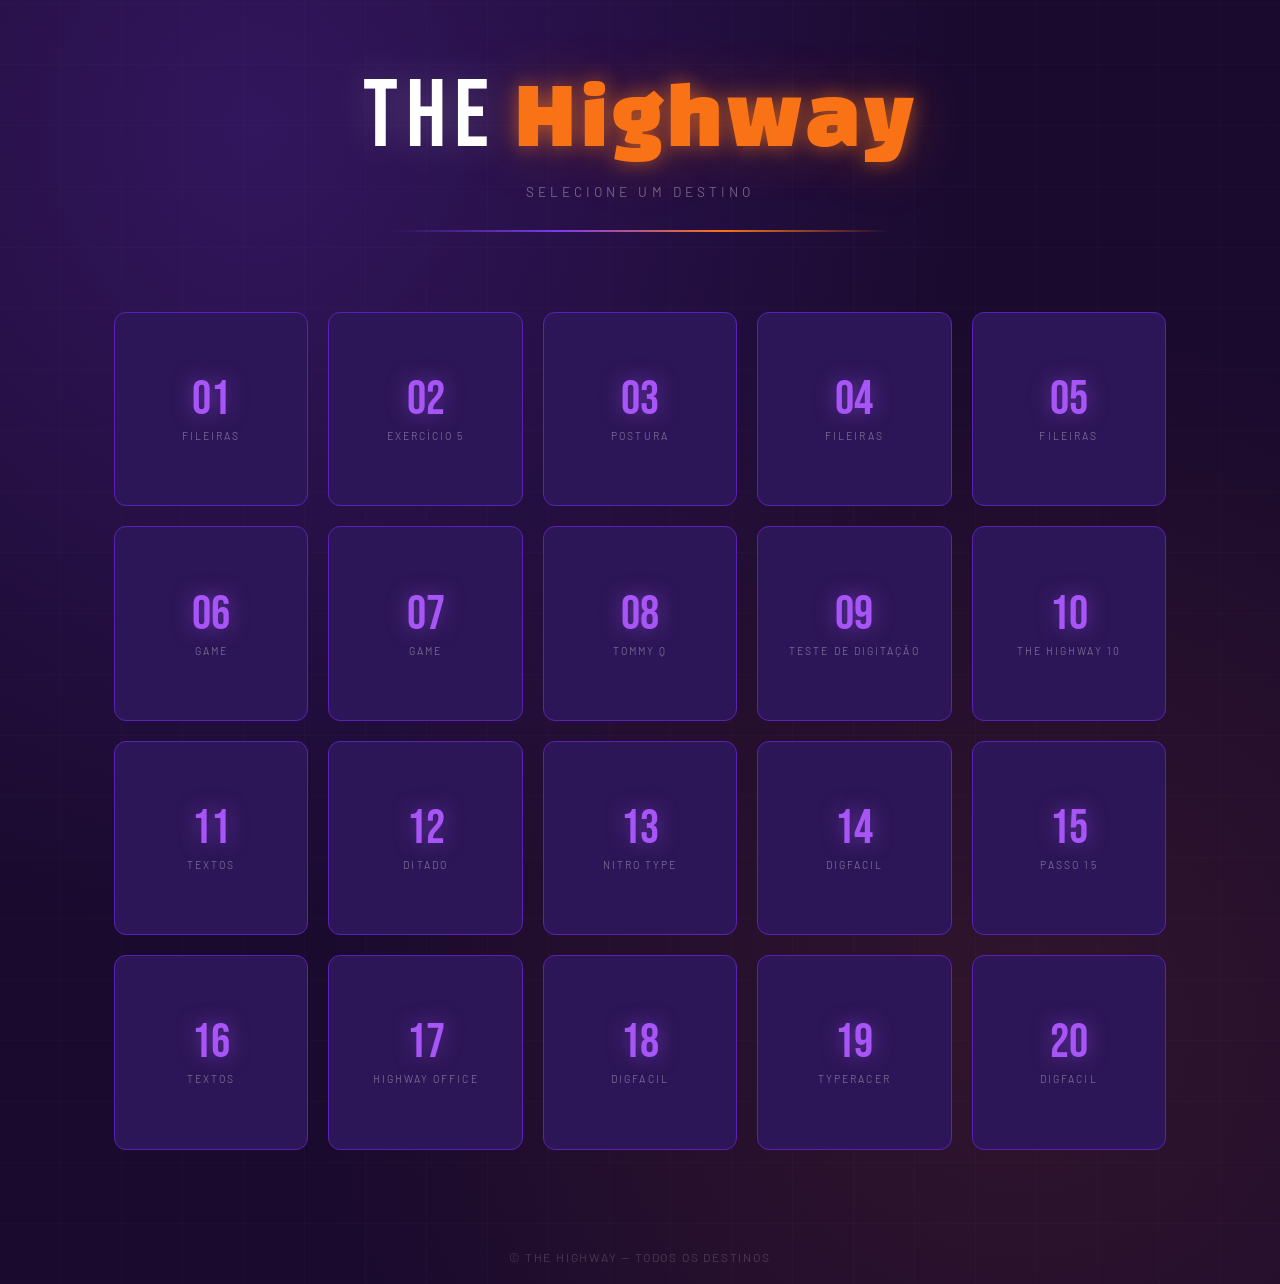
<file: index.html>
<!DOCTYPE html>
<html lang="pt-BR">
<head>
  <meta charset="UTF-8" />
  <meta name="viewport" content="width=device-width, initial-scale=1.0"/>
  <title>The Highway</title>
  <link href="https://fonts.googleapis.com/css2?family=Black+Han+Sans&family=Bebas+Neue&family=Barlow:wght@300;400;600&display=swap" rel="stylesheet"/>
  <style>
    :root {
      --purple-dark: #1a0a2e;
      --purple-mid: #3b1f6e;
      --purple-accent: #7c3aed;
      --purple-light: #a855f7;
      --orange: #f97316;
      --white: #ffffff;
      --card-bg: #2d1657;
      --card-border: #5b21b6;
      --glow: rgba(168, 85, 247, 0.35);
    }

    * { margin: 0; padding: 0; box-sizing: border-box; }

    body {
      background-color: var(--purple-dark);
      background-image:
        radial-gradient(ellipse at 20% 10%, rgba(124, 58, 237, 0.25) 0%, transparent 50%),
        radial-gradient(ellipse at 80% 80%, rgba(249, 115, 22, 0.1) 0%, transparent 50%),
        repeating-linear-gradient(
          0deg,
          transparent,
          transparent 60px,
          rgba(255,255,255,0.015) 60px,
          rgba(255,255,255,0.015) 61px
        ),
        repeating-linear-gradient(
          90deg,
          transparent,
          transparent 60px,
          rgba(255,255,255,0.015) 60px,
          rgba(255,255,255,0.015) 61px
        );
      min-height: 100vh;
      font-family: 'Barlow', sans-serif;
      color: var(--white);
      overflow-x: hidden;
    }

    /* ── HEADER ── */
    header {
      text-align: center;
      padding: 60px 20px 40px;
      position: relative;
    }

    header::after {
      content: '';
      display: block;
      width: 60%;
      max-width: 500px;
      height: 2px;
      background: linear-gradient(90deg, transparent, var(--purple-accent), var(--orange), transparent);
      margin: 30px auto 0;
    }

    .header-title {
      display: inline-flex;
      align-items: baseline;
      gap: 18px;
      position: relative;
    }

    .title-the {
      font-family: 'Bebas Neue', sans-serif;
      font-size: clamp(3rem, 8vw, 6rem);
      color: var(--white);
      letter-spacing: 0.08em;
      text-shadow: 0 0 40px rgba(255,255,255,0.2);
    }

    .title-highway {
      font-family: 'Black Han Sans', sans-serif;
      font-size: clamp(2.5rem, 7vw, 5rem);
      color: var(--orange);
      letter-spacing: 0.04em;
      text-shadow:
        0 0 20px rgba(249, 115, 22, 0.6),
        0 0 60px rgba(249, 115, 22, 0.3);
    }

    .subtitle {
      font-size: 0.85rem;
      letter-spacing: 0.3em;
      text-transform: uppercase;
      color: rgba(255,255,255,0.35);
      margin-top: 8px;
    }

    /* ── GRID ── */
    main {
      max-width: 1100px;
      margin: 0 auto;
      padding: 40px 24px 80px;
    }

    .grid {
      display: grid;
      grid-template-columns: repeat(auto-fill, minmax(160px, 1fr));
      gap: 20px;
    }

    /* ── CARD ── */
    .card {
      aspect-ratio: 1;
      background: var(--card-bg);
      border: 1px solid var(--card-border);
      border-radius: 12px;
      display: flex;
      flex-direction: column;
      align-items: center;
      justify-content: center;
      text-decoration: none;
      color: var(--white);
      position: relative;
      overflow: hidden;
      transition: transform 0.25s ease, box-shadow 0.25s ease, border-color 0.25s ease;
      cursor: pointer;
    }

    .card::before {
      content: '';
      position: absolute;
      inset: 0;
      background: linear-gradient(135deg, rgba(168, 85, 247, 0.15), transparent 60%);
      opacity: 0;
      transition: opacity 0.3s;
    }

    .card::after {
      content: '';
      position: absolute;
      bottom: 0; left: 0; right: 0;
      height: 3px;
      background: linear-gradient(90deg, var(--purple-accent), var(--orange));
      transform: scaleX(0);
      transform-origin: left;
      transition: transform 0.3s ease;
    }

    .card:hover {
      transform: translateY(-6px) scale(1.03);
      box-shadow: 0 12px 40px var(--glow), 0 0 0 1px var(--purple-accent);
      border-color: var(--purple-accent);
    }

    .card:hover::before { opacity: 1; }
    .card:hover::after  { transform: scaleX(1); }

    .card-number {
      font-family: 'Bebas Neue', sans-serif;
      font-size: 3rem;
      line-height: 1;
      color: var(--purple-light);
      text-shadow: 0 0 20px rgba(168, 85, 247, 0.5);
      transition: color 0.25s, text-shadow 0.25s;
    }

    .card:hover .card-number {
      color: var(--orange);
      text-shadow: 0 0 20px rgba(249, 115, 22, 0.6);
    }

    .card-label {
      font-size: 0.65rem;
      letter-spacing: 0.2em;
      text-transform: uppercase;
      color: rgba(255,255,255,0.35);
      margin-top: 6px;
      transition: color 0.25s;
      text-align: center;
      padding: 0 8px;
    }

    .card:hover .card-label { color: rgba(255,255,255,0.7); }

    /* staggered entrance animation */
    @keyframes fadeUp {
      from { opacity: 0; transform: translateY(24px); }
      to   { opacity: 1; transform: translateY(0); }
    }

    .card {
      animation: fadeUp 0.5s ease both;
    }

    /* footer */
    footer {
      text-align: center;
      padding: 20px;
      font-size: 0.75rem;
      letter-spacing: 0.15em;
      color: rgba(255,255,255,0.18);
      text-transform: uppercase;
    }
  </style>
</head>
<body>

  <header>
    <div class="header-title">
      <span class="title-the">The</span>
      <span class="title-highway">Highway</span>
    </div>
    <p class="subtitle">Selecione um destino</p>
  </header>

  <main>
    <div class="grid" id="grid"></div>
  </main>

  <footer>© The Highway — Todos os destinos</footer>

  <script>
    const destinos = [
      { num: 1,  label: 'Fileiras',         href: 'Fileiras/index.html' },
      { num: 2,  label: 'Exercício 5',      href: 'https://agilefingers.com/pt/curso/exercicio-5', target: '_blank' },
      { num: 3,  label: 'Postura',          href: 'postura/index.html' },
      { num: 4,  label: 'Fileiras',         href: 'Fileiras/index.html' },
      { num: 5,  label: 'Fileiras',         href: 'Fileiras/index.html' },
      { num: 6,  label: 'Game',             href: 'game.bit/index.html' },
      { num: 7,  label: 'Game',             href: 'game.bit/index.html' },
      { num: 8,  label: 'Tommy Q',          href: 'https://www.typing.com/br/student/game/tommyq', target: '_blank' },
      { num: 9,  label: 'Teste de Digitação', href: 'https://www.ratatype.com.br/typing-test/', target: '_blank' },
      { num: 10, label: 'The Highway 10',   href: 'the_highway 10/index.html' },
      { num: 11, label: 'Textos',           href: 'https://agilefingers.com/pt/textos', target: '_blank' },
      { num: 12, label: 'Ditado',           href: 'Ditado/index.html' },
      { num: 13, label: 'Nitro Type',       href: 'https://www.nitrotype.com/race', target: '_blank' },
      { num: 14, label: 'Digfacil',         href: 'Digfacil/Dig.html' },
      { num: 15, label: 'Passo 15',         href: 'passo 15/index.html' },
      { num: 16, label: 'Textos',           href: 'https://agilefingers.com/pt/textos', target: '_blank' },
      { num: 17, label: 'Highway Office',   href: 'the_highway_office/index.html' },
      { num: 18, label: 'Digfacil',         href: 'Digfacil/Dig.html' },
      { num: 19, label: 'TypeRacer',        href: 'https://play.typeracer.com/?universe=lang_pt', target: '_blank' },
      { num: 20, label: 'Digfacil',         href: 'Digfacil/Dig.html' },
    ];

    const grid = document.getElementById('grid');

    destinos.forEach((d, i) => {
      const a = document.createElement('a');
      a.className = 'card';
      a.href = d.href;
      if (d.target) a.target = d.target;
      a.style.animationDelay = `${i * 0.05}s`;

      const num = document.createElement('div');
      num.className = 'card-number';
      num.textContent = String(d.num).padStart(2, '0');

      const lbl = document.createElement('div');
      lbl.className = 'card-label';
      lbl.textContent = d.label;

      a.appendChild(num);
      a.appendChild(lbl);
      grid.appendChild(a);
    });
  </script>

</body>
</html>
</file>
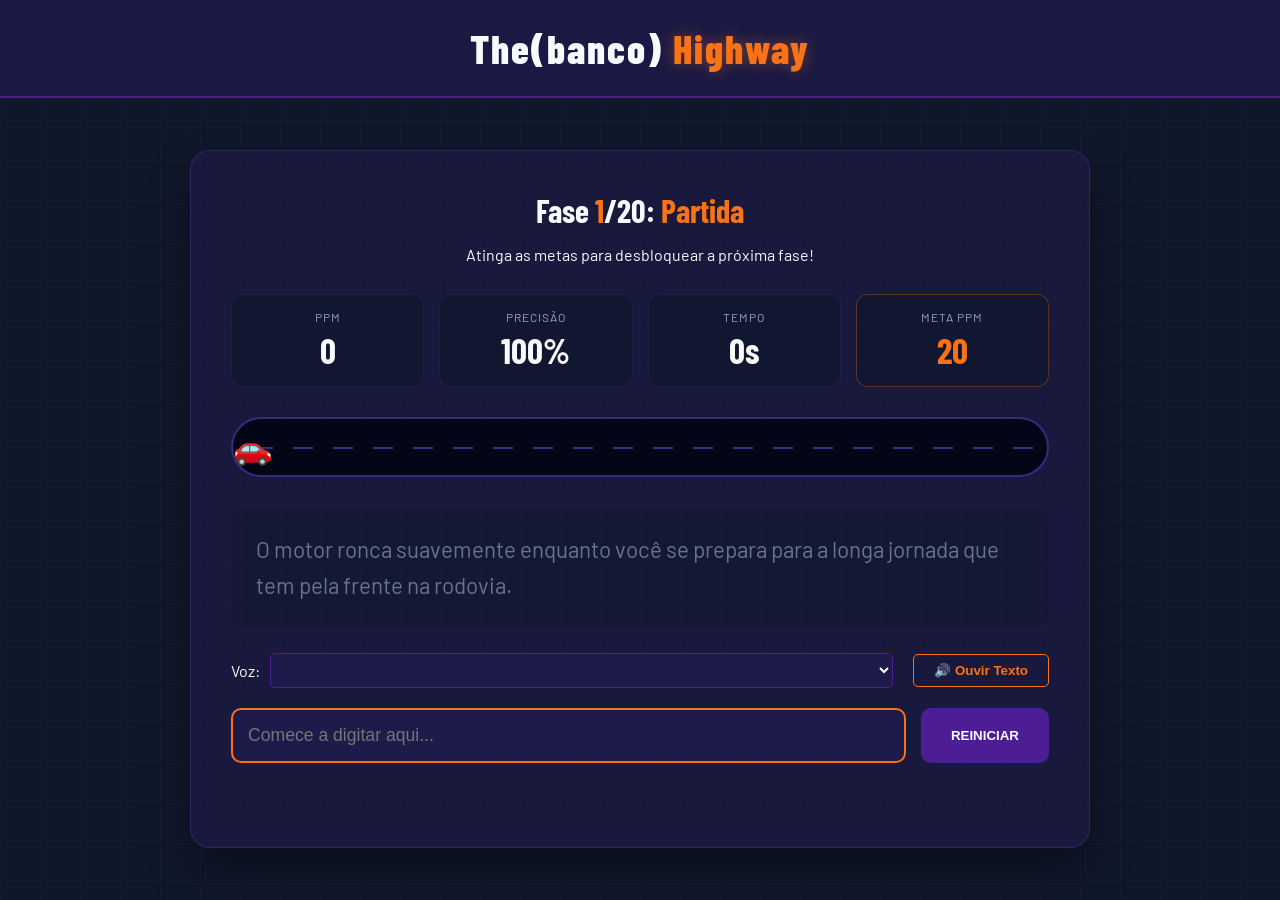
<file: Ditado/index.html>
<!DOCTYPE html>
<html lang="pt-br">
<head>
    <meta charset="UTF-8">
    <meta name="viewport" content="width=device-width, initial-scale=1.0">
    <title>The(banco) Highway - Ditado Digitado</title>
    <link rel="preconnect" href="https://fonts.googleapis.com">
    <link rel="preconnect" href="https://fonts.gstatic.com" crossorigin>
    <link href="https://fonts.googleapis.com/css2?family=Barlow+Condensed:wght@400;600;700;800&family=Barlow:wght@400;500;600&display=swap" rel="stylesheet">
    <link rel="stylesheet" href="style.css">
</head>
<body>
    <header>
        <div class="logo">
            <span class="the">The(banco)</span>
            <span class="highway">Highway</span>
        </div>
    </header>

    <main>
        <div class="container">
            <div class="game-header">
                <h1>Fase <span id="current-phase-num">1</span>/20: <span id="phase-name">Início</span></h1>
                <p>Atinga as metas para desbloquear a próxima fase!</p>
            </div>

            <div class="stats">
                <div class="stat-box">
                    <span class="label">PPM</span>
                    <span id="wpm">0</span>
                </div>
                <div class="stat-box">
                    <span class="label">Precisão</span>
                    <span id="accuracy">100%</span>
                </div>
                <div class="stat-box">
                    <span class="label">Tempo</span>
                    <span id="timer">0s</span>
                </div>
                <div class="stat-box goal-box">
                    <span class="label">Meta PPM</span>
                    <span id="target-ppm">20</span>
                </div>
            </div>

            <div class="track">
                <div id="car" class="car">🚗</div>
            </div>

            <div id="text-display" class="text-display">
                <!-- O texto será inserido aqui via JS -->
            </div>

            <div class="controls-row">
                <div class="voice-selector">
                    <label for="voice-select">Voz:</label>
                    <select id="voice-select">
                        <option value="">Carregando vozes...</option>
                    </select>
                </div>
                <div class="audio-controls">
                    <button id="listen-btn">🔊 Ouvir Texto</button>
                </div>
            </div>

            <div class="input-area">
                <input type="text" id="typing-input" placeholder="Comece a digitar aqui..." autocomplete="off">
                <button id="reset-btn">Reiniciar</button>
            </div>
            
            <div id="message-display" class="message-display"></div>
        </div>
    </main>

    <script src="script.js"></script>
</body>
</html>
</file>
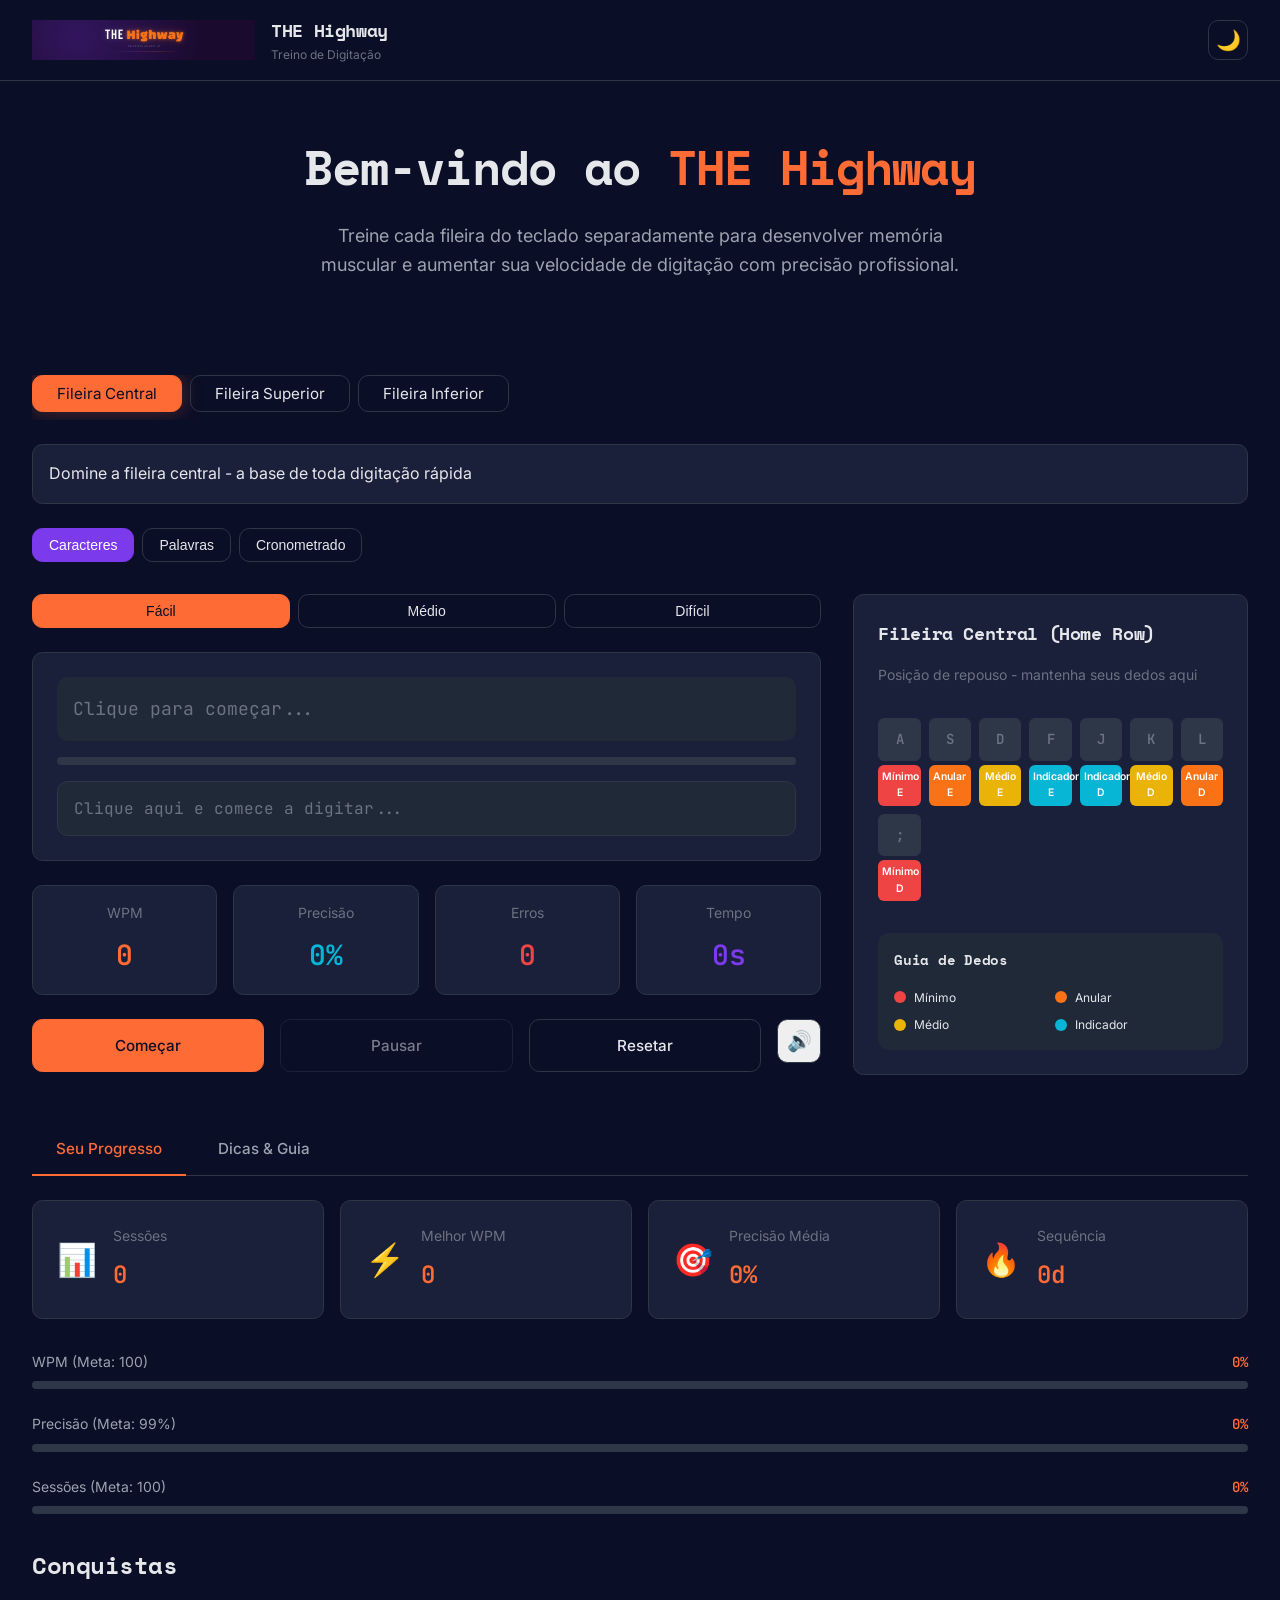
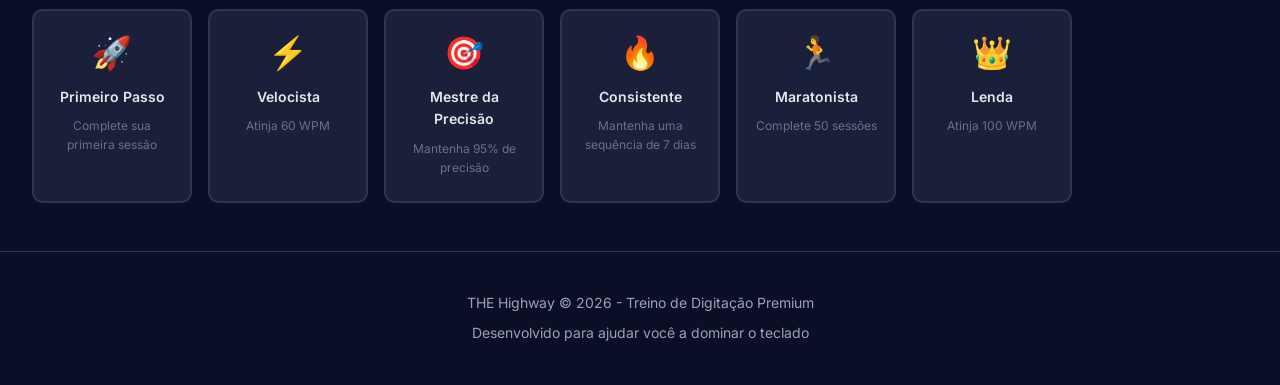
<file: Fileiras/index.html>
<!DOCTYPE html>
<html lang="pt-BR">
<head>
    <meta charset="UTF-8">
    <meta name="viewport" content="width=device-width, initial-scale=1.0">
    <title>THE Highway - Treino de Digitação</title>
    <link rel="stylesheet" href="css/styles.css">
    <link rel="preconnect" href="https://fonts.googleapis.com">
    <link rel="preconnect" href="https://fonts.gstatic.com" crossorigin>
    <link href="https://fonts.googleapis.com/css2?family=Space+Mono:wght@400;700&family=Inter:wght@400;500;600;700&family=JetBrains+Mono:wght@400;600&display=swap" rel="stylesheet">
</head>
<body class="dark-theme">
    <!-- Header -->
    <header class="header">
        <div class="container">
            <div class="header-content">
                <div class="logo-section">
                    <img src="assets/logo.png" alt="THE Highway Logo" class="logo">
                    <div class="logo-text">
                        <h1 class="site-title">THE Highway</h1>
                        <p class="site-subtitle">Treino de Digitação</p>
                    </div>
                </div>
                <button class="theme-toggle" id="themeToggle" title="Alternar tema">
                    <span class="theme-icon">🌙</span>
                </button>
            </div>
        </div>
    </header>

    <main class="container">
        <!-- Hero Section -->
        <section class="hero">
            <h2>Bem-vindo ao <span class="highlight">THE Highway</span></h2>
            <p>Treine cada fileira do teclado separadamente para desenvolver memória muscular e aumentar sua velocidade de digitação com precisão profissional.</p>
        </section>

        <!-- Tab Navigation -->
        <div class="tabs-nav">
            <button class="tab-btn active" data-tab="home">Fileira Central</button>
            <button class="tab-btn" data-tab="top">Fileira Superior</button>
            <button class="tab-btn" data-tab="bottom">Fileira Inferior</button>
        </div>

        <!-- Tab Description -->
        <div class="tab-description" id="tabDescription">
            Domine a fileira central - a base de toda digitação rápida
        </div>

        <!-- Training Mode Selector -->
        <div class="mode-selector">
            <button class="mode-btn active" data-mode="chars">Caracteres</button>
            <button class="mode-btn" data-mode="words">Palavras</button>
            <button class="mode-btn" data-mode="timed">Cronometrado</button>
        </div>

        <!-- Main Content Grid -->
        <div class="content-grid">
            <!-- Training Section -->
            <div class="training-section">
                <!-- Difficulty Selector -->
                <div class="difficulty-selector">
                    <button class="difficulty-btn active" data-difficulty="easy">Fácil</button>
                    <button class="difficulty-btn" data-difficulty="medium">Médio</button>
                    <button class="difficulty-btn" data-difficulty="hard">Difícil</button>
                </div>

                <!-- Training Text Display -->
                <div class="training-card">
                    <div class="training-text" id="trainingText">Clique para começar...</div>
                    <div class="progress-bar">
                        <div class="progress-fill" id="progressFill"></div>
                    </div>
                    <input 
                        type="text" 
                        class="training-input" 
                        id="trainingInput" 
                        placeholder="Clique aqui e comece a digitar..."
                        autocomplete="off"
                    >
                </div>

                <!-- Statistics -->
                <div class="stats-grid">
                    <div class="stat-card">
                        <div class="stat-label">WPM</div>
                        <div class="stat-value" id="wpmValue">0</div>
                    </div>
                    <div class="stat-card">
                        <div class="stat-label">Precisão</div>
                        <div class="stat-value" id="accuracyValue">0%</div>
                    </div>
                    <div class="stat-card">
                        <div class="stat-label">Erros</div>
                        <div class="stat-value" id="errorsValue">0</div>
                    </div>
                    <div class="stat-card">
                        <div class="stat-label">Tempo</div>
                        <div class="stat-value" id="timeValue">0s</div>
                    </div>
                </div>

                <!-- Control Buttons -->
                <div class="control-buttons">
                    <button class="btn btn-primary" id="startBtn">Começar</button>
                    <button class="btn btn-secondary" id="pauseBtn" disabled>Pausar</button>
                    <button class="btn btn-secondary" id="resetBtn">Resetar</button>
                    <button class="btn btn-icon" id="soundBtn" title="Alternar som">🔊</button>
                </div>
            </div>

            <!-- Virtual Keyboard Section -->
            <div class="keyboard-section">
                <div class="keyboard-card">
                    <h3 class="keyboard-title" id="keyboardTitle">Fileira Central (Home Row)</h3>
                    <p class="keyboard-description">Posição de repouso - mantenha seus dedos aqui</p>
                    
                    <div class="virtual-keyboard" id="virtualKeyboard"></div>
                    
                    <!-- Finger Guide -->
                    <div class="finger-guide">
                        <h4>Guia de Dedos</h4>
                        <div class="finger-colors">
                            <div class="finger-item">
                                <div class="finger-color" style="background-color: #ef4444;"></div>
                                <span>Mínimo</span>
                            </div>
                            <div class="finger-item">
                                <div class="finger-color" style="background-color: #f97316;"></div>
                                <span>Anular</span>
                            </div>
                            <div class="finger-item">
                                <div class="finger-color" style="background-color: #eab308;"></div>
                                <span>Médio</span>
                            </div>
                            <div class="finger-item">
                                <div class="finger-color" style="background-color: #06b6d4;"></div>
                                <span>Indicador</span>
                            </div>
                        </div>
                    </div>

                    <!-- Current Character Indicator -->
                    <div class="current-char" id="currentCharIndicator" style="display: none;">
                        <p>Próxima Tecla</p>
                        <div class="char-display" id="charDisplay">A</div>
                    </div>
                </div>
            </div>
        </div>

        <!-- Progress Section -->
        <section class="progress-section">
            <div class="tabs-progress">
                <button class="progress-tab-btn active" data-progress-tab="stats">Seu Progresso</button>
                <button class="progress-tab-btn" data-progress-tab="tips">Dicas & Guia</button>
            </div>

            <!-- Progress Tab Content -->
            <div class="progress-content active" id="statsTab">
                <!-- Main Stats -->
                <div class="main-stats">
                    <div class="stat-box">
                        <div class="stat-icon">📊</div>
                        <div class="stat-info">
                            <div class="stat-label">Sessões</div>
                            <div class="stat-number" id="totalSessions">0</div>
                        </div>
                    </div>
                    <div class="stat-box">
                        <div class="stat-icon">⚡</div>
                        <div class="stat-info">
                            <div class="stat-label">Melhor WPM</div>
                            <div class="stat-number" id="bestWPM">0</div>
                        </div>
                    </div>
                    <div class="stat-box">
                        <div class="stat-icon">🎯</div>
                        <div class="stat-info">
                            <div class="stat-label">Precisão Média</div>
                            <div class="stat-number" id="avgAccuracy">0%</div>
                        </div>
                    </div>
                    <div class="stat-box">
                        <div class="stat-icon">🔥</div>
                        <div class="stat-info">
                            <div class="stat-label">Sequência</div>
                            <div class="stat-number" id="streak">0d</div>
                        </div>
                    </div>
                </div>

                <!-- Progress Bars -->
                <div class="progress-bars">
                    <div class="progress-item">
                        <div class="progress-header">
                            <span>WPM (Meta: 100)</span>
                            <span class="progress-percent" id="wpmPercent">0%</span>
                        </div>
                        <div class="progress-bar-large">
                            <div class="progress-fill-large" id="wpmBar"></div>
                        </div>
                    </div>

                    <div class="progress-item">
                        <div class="progress-header">
                            <span>Precisão (Meta: 99%)</span>
                            <span class="progress-percent" id="accuracyPercent">0%</span>
                        </div>
                        <div class="progress-bar-large">
                            <div class="progress-fill-large" id="accuracyBar"></div>
                        </div>
                    </div>

                    <div class="progress-item">
                        <div class="progress-header">
                            <span>Sessões (Meta: 100)</span>
                            <span class="progress-percent" id="sessionsPercent">0%</span>
                        </div>
                        <div class="progress-bar-large">
                            <div class="progress-fill-large" id="sessionsBar"></div>
                        </div>
                    </div>
                </div>

                <!-- Achievements -->
                <div class="achievements">
                    <h3>Conquistas</h3>
                    <div class="achievements-grid" id="achievementsGrid"></div>
                </div>
            </div>

            <!-- Tips Tab Content -->
            <div class="progress-content" id="tipsTab">
                <div class="tips-container">
                    <div class="tips-card">
                        <h3>💡 Dicas para Melhorar</h3>
                        <ul class="tips-list">
                            <li><strong>1. Comece com dificuldade fácil</strong> e aumente gradualmente conforme sua velocidade melhora</li>
                            <li><strong>2. Mantenha os dedos na posição correta</strong> (Home Row) - esta é a base de toda digitação rápida</li>
                            <li><strong>3. Foque em precisão antes de velocidade</strong> - erros custam mais tempo do que digitar lentamente</li>
                            <li><strong>4. Pratique regularmente</strong> (30 minutos por dia) para desenvolver memória muscular</li>
                            <li><strong>5. Use o modo de palavras</strong> para treinar contexto real de digitação</li>
                            <li><strong>6. Não olhe para o teclado</strong> - use o teclado virtual como guia</li>
                        </ul>
                    </div>

                    <div class="tips-card">
                        <h3>🎯 Metas de Digitação</h3>
                        <div class="goals-list">
                            <div class="goal-item">
                                <span>Iniciante</span>
                                <span class="goal-value">20-40 WPM</span>
                            </div>
                            <div class="goal-item">
                                <span>Intermediário</span>
                                <span class="goal-value">40-60 WPM</span>
                            </div>
                            <div class="goal-item">
                                <span>Avançado</span>
                                <span class="goal-value">60-100 WPM</span>
                            </div>
                            <div class="goal-item">
                                <span>Profissional</span>
                                <span class="goal-value">100+ WPM</span>
                            </div>
                        </div>
                    </div>

                    <div class="tips-card">
                        <h3>📊 Entendendo as Métricas</h3>
                        <div class="metrics-list">
                            <div class="metric-item">
                                <strong>WPM (Palavras por Minuto)</strong>
                                <p>Velocidade de digitação. Uma palavra = 5 caracteres em média.</p>
                            </div>
                            <div class="metric-item">
                                <strong>Precisão (%)</strong>
                                <p>Porcentagem de caracteres digitados corretamente. Objetivo: 95%+</p>
                            </div>
                            <div class="metric-item">
                                <strong>Erros</strong>
                                <p>Número total de caracteres digitados incorretamente durante a sessão.</p>
                            </div>
                        </div>
                    </div>
                </div>
            </div>
        </section>
    </main>

    <!-- Footer -->
    <footer class="footer">
        <p>THE Highway © 2026 - Treino de Digitação Premium</p>
        <p>Desenvolvido para ajudar você a dominar o teclado</p>
    </footer>

    <script src="js/app.js"></script>
</body>
</html>
</file>
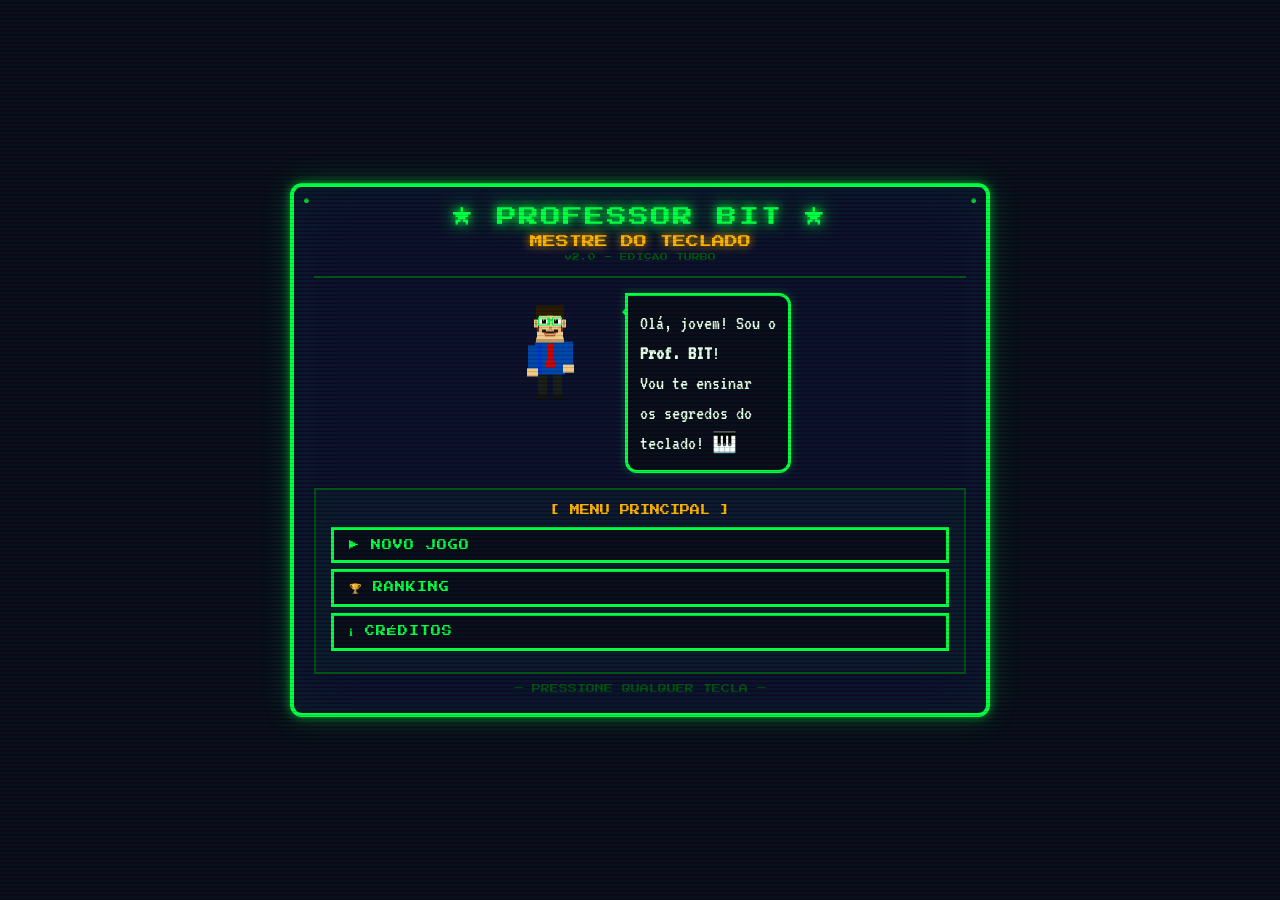
<file: game.bit/index.html>
<!DOCTYPE html>
<html lang="pt-BR">
<head>
  <meta charset="UTF-8">
  <meta name="viewport" content="width=device-width, initial-scale=1.0">
  <title>🎮 Professor Bit - Mestre do Teclado</title>
  <link rel="stylesheet" href="css/style.css">
</head>
<body>
  <div id="app">
    <!-- TELA: INTRO / SPLASH -->
    <div id="screen-intro" class="screen active">
      <div class="scanlines"></div>
      <div class="crt-border">
        <div class="pixel-header">
          <div class="blink-text title-main">★ PROFESSOR BIT ★</div>
          <div class="title-sub">MESTRE DO TECLADO</div>
          <div class="title-version">v2.0 - EDIÇÃO TURBO</div>
        </div>
        <div class="professor-container">
          <canvas id="prof-canvas-intro" width="120" height="140"></canvas>
          <div class="speech-bubble" id="intro-speech">
            Olá, jovem! Sou o<br>
            <b>Prof. BIT</b>!<br>
            Vou te ensinar<br>
            os segredos do<br>
            teclado! 🎹
          </div>
        </div>
        <div class="menu-box">
          <div class="menu-title">[ MENU PRINCIPAL ]</div>
          <button class="pixel-btn" onclick="showScreen('screen-name')">▶ NOVO JOGO</button>
          <button class="pixel-btn" onclick="showScreen('screen-ranking')">🏆 RANKING</button>
          <button class="pixel-btn" onclick="showScreen('screen-credits')">ℹ CRÉDITOS</button>
        </div>
        <div class="insert-coin blink-text">— PRESSIONE QUALQUER TECLA —</div>
      </div>
    </div>

    <!-- TELA: NOME DO JOGADOR -->
    <div id="screen-name" class="screen">
      <div class="scanlines"></div>
      <div class="crt-border">
        <div class="pixel-header small">
          <div class="blink-text title-main">CADASTRO DO ALUNO</div>
        </div>
        <div class="center-box">
          <canvas id="prof-canvas-name" width="80" height="100"></canvas>
          <div class="speech-bubble small">
            Qual é o seu<br>nome, aluno?
          </div>
        </div>
        <div class="form-box">
          <label class="pixel-label">INSIRA SEU NOME:</label>
          <input type="text" id="player-name-input" class="pixel-input" maxlength="12" placeholder="SEU NOME">
          <br>
          <label class="pixel-label">ESCOLHA SEU NÍVEL:</label>
          <div class="level-select">
            <button class="level-btn active" data-level="0" onclick="selectStartLevel(0)">🌱 INICIANTE</button>
            <button class="level-btn" data-level="1" onclick="selectStartLevel(1)">⚡ INTERMEDIÁRIO</button>
            <button class="level-btn" data-level="2" onclick="selectStartLevel(2)">🔥 AVANÇADO</button>
          </div>
          <button class="pixel-btn big" onclick="startGame()">▶ COMEÇAR!</button>
          <button class="pixel-btn" onclick="showScreen('screen-intro')">◀ VOLTAR</button>
        </div>
      </div>
    </div>

    <!-- TELA: MAPA DE FASES -->
    <div id="screen-map" class="screen">
      <div class="scanlines"></div>
      <div class="crt-border">
        <div class="pixel-header small">
          <div class="blink-text title-main" id="map-player-name">MAPA - ALUNO: ???</div>
          <div class="status-bar">
            <span>⭐ PONTOS: <span id="map-score">0</span></span>
            <span>🏅 NÍVEL: <span id="map-rank">NOVATO</span></span>
            <span>❤ VIDAS: <span id="map-lives">3</span></span>
          </div>
        </div>
        <div id="phase-map" class="phase-map"></div>
        <div class="map-legend">
          <span>🔒 Bloqueada</span>
          <span>⭐ Completa</span>
          <span>▶ Disponível</span>
        </div>
        <button class="pixel-btn" onclick="showScreen('screen-intro')">◀ MENU</button>
      </div>
    </div>

    <!-- TELA: LIÇÃO (APRENDER) -->
    <div id="screen-lesson" class="screen">
      <div class="scanlines"></div>
      <div class="crt-border">
        <div class="lesson-header">
          <div class="lesson-title" id="lesson-title">FASE 1 - AS TECLAS DOS NÚMEROS</div>
          <div class="lesson-progress">
            <div class="progress-bar"><div class="progress-fill" id="lesson-progress-fill"></div></div>
            <span id="lesson-progress-text">0/10</span>
          </div>
        </div>
        <div class="lesson-area">
          <div class="professor-lesson">
            <canvas id="prof-canvas-lesson" width="80" height="100"></canvas>
            <div class="speech-bubble lesson-speech" id="lesson-speech">...</div>
          </div>
          <div class="lesson-content" id="lesson-content">
            <!-- Conteúdo dinâmico -->
          </div>
        </div>
        <div class="lesson-controls">
          <button class="pixel-btn" id="btn-prev-lesson" onclick="prevLesson()">◀ ANTERIOR</button>
          <button class="pixel-btn" id="btn-next-lesson" onclick="nextLesson()">PRÓXIMO ▶</button>
        </div>
      </div>
    </div>

    <!-- TELA: PRÁTICA -->
    <div id="screen-practice" class="screen">
      <div class="scanlines"></div>
      <div class="crt-border">
        <div class="lesson-header">
          <div class="lesson-title" id="practice-title">PRÁTICA - FASE 1</div>
          <div class="practice-stats">
            <span>⏱ <span id="practice-timer">60</span>s</span>
            <span>✅ <span id="practice-correct">0</span></span>
            <span>❌ <span id="practice-errors">0</span></span>
            <span>🔥 Combo: <span id="practice-combo">0</span>x</span>
          </div>
        </div>
        <div class="practice-area">
          <div class="professor-practice">
            <canvas id="prof-canvas-practice" width="60" height="80"></canvas>
          </div>
          <div class="practice-main">
            <div class="target-display" id="target-display">
              <div class="target-label">PRESSIONE ESTA TECLA:</div>
              <div class="target-key" id="target-key">1</div>
              <div class="target-hint" id="target-hint"></div>
            </div>
            <div class="feedback-area" id="feedback-area"></div>
            <div class="keyboard-visual" id="keyboard-visual"></div>
          </div>
        </div>
      </div>
    </div>

    <!-- TELA: DESAFIO (MINI-GAME) -->
    <div id="screen-challenge" class="screen">
      <div class="scanlines"></div>
      <div class="crt-border">
        <div class="lesson-header">
          <div class="lesson-title" id="challenge-title">🎯 DESAFIO ESPECIAL!</div>
          <div class="practice-stats">
            <span>⏱ <span id="challenge-timer">30</span>s</span>
            <span>💰 <span id="challenge-score">0</span> pts</span>
            <span>🔥 Combo: <span id="challenge-combo">0</span>x</span>
          </div>
        </div>
        <div id="challenge-area" class="challenge-area">
          <!-- Conteúdo do mini-game -->
        </div>
      </div>
    </div>

    <!-- TELA: RESULTADO DA FASE -->
    <div id="screen-result" class="screen">
      <div class="scanlines"></div>
      <div class="crt-border">
        <div class="result-area">
          <div class="result-title" id="result-title">FASE COMPLETA!</div>
          <canvas id="prof-canvas-result" width="100" height="120"></canvas>
          <div class="result-speech" id="result-speech">Muito bem!</div>
          <div class="result-stars" id="result-stars">⭐⭐⭐</div>
          <div class="result-stats">
            <div class="result-stat">ACERTOS: <span id="result-correct">0</span></div>
            <div class="result-stat">ERROS: <span id="result-errors">0</span></div>
            <div class="result-stat">PONTOS: <span id="result-points">0</span></div>
            <div class="result-stat">COMBO MAX: <span id="result-combo">0</span>x</div>
            <div class="result-stat">RANK: <span id="result-rank">—</span></div>
          </div>
          <div class="result-badge" id="result-badge"></div>
          <div class="result-buttons">
            <button class="pixel-btn" id="btn-retry" onclick="retryPhase()">↺ TENTAR NOVAMENTE</button>
            <button class="pixel-btn big" id="btn-next-phase" onclick="nextPhase()">▶ PRÓXIMA FASE</button>
            <button class="pixel-btn" onclick="showMap()">🗺 MAPA</button>
          </div>
        </div>
      </div>
    </div>

    <!-- TELA: RANKING -->
    <div id="screen-ranking" class="screen">
      <div class="scanlines"></div>
      <div class="crt-border">
        <div class="pixel-header small">
          <div class="blink-text title-main">🏆 HALL DA FAMA 🏆</div>
        </div>
        <div id="ranking-list" class="ranking-list"></div>
        <button class="pixel-btn" onclick="showScreen('screen-intro')">◀ VOLTAR</button>
      </div>
    </div>

    <!-- TELA: CRÉDITOS -->
    <div id="screen-credits" class="screen">
      <div class="scanlines"></div>
      <div class="crt-border">
        <div class="pixel-header small">
          <div class="blink-text title-main">ℹ CRÉDITOS</div>
        </div>
        <div class="credits-scroll">
          <div class="credits-content">
            <p>🎮 PROFESSOR BIT</p>
            <p>MESTRE DO TECLADO v2.0</p>
            <br>
            <p>👨‍💻 DESENVOLVIDO POR:</p>
            <p>Dayenne Soares</p>
            <p>Eduarda Ribeiro</p>
            <p>Lucas Souza</p>
            <br>
            <p>🎓 OBJETIVO:</p>
            <p>ENSINAR AS TECLAS DE<br>NÚMEROS E SÍMBOLOS<br>DE FORMA DIVERTIDA!</p>
            <br>
            <p>📚 CONTEÚDO:</p>
            <p>10+ FASES</p>
            <p>MODO APRENDER</p>
            <p>MODO PRATICAR</p>
            <p>MINI-GAMES</p>
            <p>RANKING LOCAL</p>
            <br>
            <p>© 2026 The Highway</p>
            <p>TODOS OS DIREITOS</p>
            <p>RESERVADOS</p>
          </div>
        </div>
        <button class="pixel-btn" onclick="showScreen('screen-intro')">◀ VOLTAR</button>
      </div>
    </div>
  </div>

  <script src="js/professor.js"></script>
  <script src="js/phases.js"></script>
  <script src="js/game.js"></script>
</body>
</html>
</file>
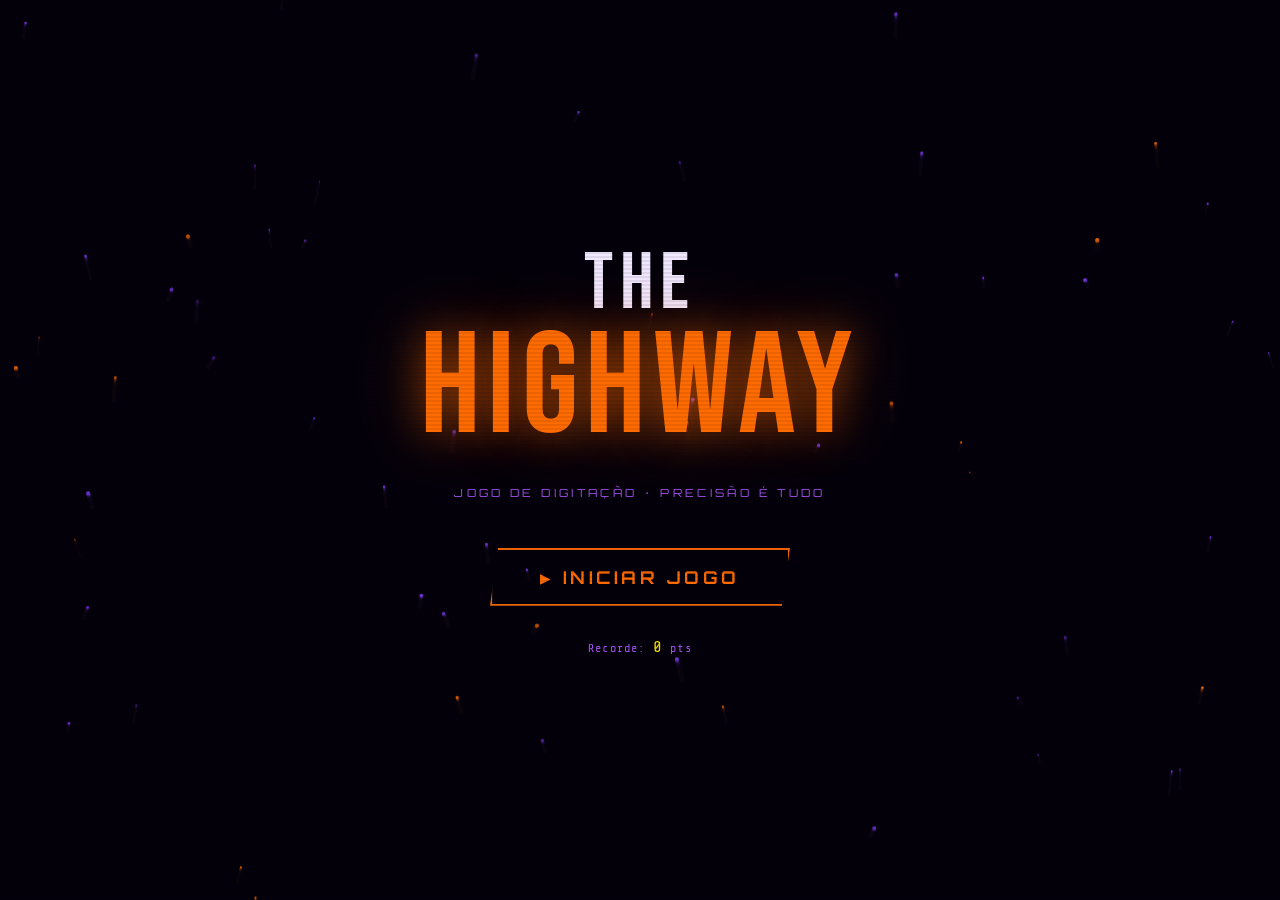
<file: passo 15/index.html>
<!DOCTYPE html>
<html lang="pt-BR">
<head>
<meta charset="UTF-8">
<meta name="viewport" content="width=device-width, initial-scale=1.0">
<title>The Highway — Jogo de Digitação</title>
<link href="https://fonts.googleapis.com/css2?family=Bebas+Neue&family=Orbitron:wght@400;700;900&family=Share+Tech+Mono&display=swap" rel="stylesheet">
<style>
*{margin:0;padding:0;box-sizing:border-box}

:root{
  --bg:#0a0010;
  --purple:#7c3aed;
  --purple-light:#a855f7;
  --purple-glow:#c084fc;
  --orange:#ff6b00;
  --orange-light:#ff9a3c;
  --white:#f0e8ff;
  --green:#00ff88;
  --red:#ff2255;
  --yellow:#ffe000;
  --dim:rgba(124,58,237,0.12);
}

body{
  background:var(--bg);
  color:var(--white);
  font-family:'Share Tech Mono',monospace;
  min-height:100vh;
  overflow:hidden;
  cursor:crosshair;
}

/* Scanlines */
body::after{
  content:'';
  position:fixed;
  inset:0;
  background:repeating-linear-gradient(0deg,transparent,transparent 2px,rgba(0,0,0,0.08) 2px,rgba(0,0,0,0.08) 4px);
  pointer-events:none;
  z-index:9999;
}

canvas#bg-canvas{
  position:fixed;
  inset:0;
  z-index:0;
}

/* ===== SCREENS ===== */
.screen{
  position:fixed;
  inset:0;
  display:flex;
  flex-direction:column;
  align-items:center;
  justify-content:center;
  z-index:10;
  padding:2rem;
  transition:opacity 0.4s;
}
.screen.hidden{opacity:0;pointer-events:none}

/* ===== TITLE SCREEN ===== */
#screen-title{text-align:center}

.logo-wrap{margin-bottom:2rem}
.logo-the{
  font-family:'Bebas Neue',sans-serif;
  font-size:clamp(3rem,7vw,5rem);
  color:var(--white);
  letter-spacing:0.08em;
  display:block;
  line-height:1;
}
.logo-highway{
  font-family:'Bebas Neue',sans-serif;
  font-size:clamp(4.5rem,12vw,9rem);
  color:var(--orange);
  letter-spacing:0.05em;
  display:block;
  line-height:0.9;
  text-shadow:0 0 40px rgba(255,107,0,0.6),0 0 80px rgba(255,107,0,0.3);
  animation:pulseOrange 2s ease-in-out infinite;
}
@keyframes pulseOrange{
  0%,100%{text-shadow:0 0 40px rgba(255,107,0,0.6),0 0 80px rgba(255,107,0,0.3)}
  50%{text-shadow:0 0 60px rgba(255,107,0,0.9),0 0 120px rgba(255,107,0,0.5)}
}

.subtitle{
  font-family:'Orbitron',monospace;
  font-size:0.7rem;
  letter-spacing:0.3em;
  color:var(--purple-light);
  margin-bottom:3rem;
  text-transform:uppercase;
}

.start-btn{
  font-family:'Orbitron',monospace;
  font-size:1.1rem;
  font-weight:700;
  letter-spacing:0.2em;
  padding:1rem 3rem;
  background:transparent;
  border:2px solid var(--orange);
  color:var(--orange);
  cursor:pointer;
  text-transform:uppercase;
  position:relative;
  overflow:hidden;
  transition:all 0.2s;
  clip-path:polygon(8px 0,100% 0,calc(100% - 8px) 100%,0 100%);
}
.start-btn::before{
  content:'';
  position:absolute;
  inset:0;
  background:var(--orange);
  transform:translateX(-100%);
  transition:transform 0.25s;
  z-index:-1;
}
.start-btn:hover{color:var(--bg);text-shadow:none}
.start-btn:hover::before{transform:translateX(0)}

.high-score-display{
  margin-top:2rem;
  font-size:0.75rem;
  color:var(--purple-light);
  letter-spacing:0.1em;
}
.high-score-display span{color:var(--yellow);font-size:1rem}

/* ===== HUD ===== */
#hud{
  position:fixed;
  top:0;left:0;right:0;
  z-index:20;
  padding:1rem 2rem;
  display:flex;
  align-items:center;
  justify-content:space-between;
  background:linear-gradient(to bottom,rgba(10,0,16,0.95),transparent);
  pointer-events:none;
}
#hud.hidden{display:none}

.hud-left,.hud-right{display:flex;gap:1.5rem;align-items:center}
.hud-center{text-align:center}

.hud-stat{text-align:center}
.hud-val{
  font-family:'Orbitron',monospace;
  font-size:1.4rem;
  font-weight:900;
  display:block;
  line-height:1;
}
.hud-lbl{
  font-size:0.55rem;
  letter-spacing:0.2em;
  text-transform:uppercase;
  color:var(--purple-light);
  opacity:0.7;
}

#hud-score .hud-val{color:var(--yellow)}
#hud-phase .hud-val{color:var(--orange);font-size:1rem}
#hud-lives .hud-val{color:var(--red);letter-spacing:0.1em}
#hud-combo .hud-val{color:var(--green)}
#hud-accuracy .hud-val{color:var(--purple-glow)}

/* Phase name */
.phase-name{
  font-family:'Orbitron',monospace;
  font-size:0.65rem;
  letter-spacing:0.15em;
  color:var(--purple-light);
  text-transform:uppercase;
}

/* ===== LIFE BAR ===== */
.life-bar-wrap{
  position:fixed;
  top:70px;left:2rem;right:2rem;
  z-index:20;
  height:4px;
}
.life-bar-wrap.hidden{display:none}
.life-bar-bg{
  width:100%;height:100%;
  background:rgba(124,58,237,0.15);
  border-radius:2px;
}
.life-bar-fill{
  height:100%;
  background:linear-gradient(90deg,var(--purple),var(--orange));
  border-radius:2px;
  transition:width 0.4s ease;
  box-shadow:0 0 10px rgba(255,107,0,0.5);
}

/* ===== GAME AREA ===== */
#game-area{
  position:fixed;
  inset:80px 0 0;
  z-index:15;
  display:flex;
  flex-direction:column;
  align-items:center;
  justify-content:center;
  gap:0;
}
#game-area.hidden{display:none}

/* Phase announcement */
#phase-announce{
  position:fixed;
  inset:0;
  z-index:50;
  display:flex;
  flex-direction:column;
  align-items:center;
  justify-content:center;
  background:rgba(10,0,16,0.85);
  animation:announceIn 0.3s ease forwards;
  pointer-events:none;
}
#phase-announce.out{animation:announceOut 0.4s ease forwards}
#phase-announce.hidden{display:none}

@keyframes announceIn{from{opacity:0;transform:scale(1.1)}to{opacity:1;transform:scale(1)}}
@keyframes announceOut{from{opacity:1}to{opacity:0}}

.announce-phase{
  font-family:'Orbitron',monospace;
  font-size:0.8rem;
  letter-spacing:0.4em;
  color:var(--purple-light);
  text-transform:uppercase;
  margin-bottom:0.5rem;
}
.announce-number{
  font-family:'Bebas Neue',sans-serif;
  font-size:clamp(5rem,15vw,10rem);
  color:var(--orange);
  text-shadow:0 0 60px rgba(255,107,0,0.8);
  line-height:1;
}
.announce-name{
  font-family:'Orbitron',monospace;
  font-size:clamp(0.9rem,2vw,1.4rem);
  font-weight:700;
  color:var(--white);
  letter-spacing:0.15em;
  margin-top:0.5rem;
}
.announce-sub{
  font-size:0.75rem;
  color:var(--purple-light);
  margin-top:1rem;
  letter-spacing:0.1em;
}

/* ===== WORD DISPLAY ===== */
.word-container{
  position:relative;
  text-align:center;
  margin-bottom:1.5rem;
  padding:0 2rem;
  max-width:900px;
  width:100%;
}

/* Target word (top) */
#target-word{
  font-family:'Orbitron',monospace;
  font-size:clamp(1.8rem,5vw,3.5rem);
  font-weight:900;
  letter-spacing:0.08em;
  margin-bottom:1rem;
  min-height:1.2em;
}

.target-char{
  display:inline-block;
  transition:color 0.08s,text-shadow 0.08s;
  color:rgba(240,232,255,0.25);
}
.target-char.typed-correct{color:var(--green);text-shadow:0 0 15px rgba(0,255,136,0.5)}
.target-char.typed-wrong{
  color:var(--red);
  text-shadow:0 0 15px rgba(255,34,85,0.6);
  animation:charShake 0.15s ease;
}
.target-char.cursor{
  color:var(--white);
  border-bottom:3px solid var(--purple-glow);
  animation:charBlink 0.8s step-end infinite;
}
@keyframes charBlink{0%,100%{border-color:var(--purple-glow)}50%{border-color:transparent}}
@keyframes charShake{0%,100%{transform:translateX(0)}25%{transform:translateX(-3px)}75%{transform:translateX(3px)}}

/* Word context (smaller words around) */
.word-queue{
  display:flex;
  justify-content:center;
  gap:1rem;
  flex-wrap:wrap;
  max-width:700px;
  margin:0 auto 1.5rem;
  min-height:2rem;
}
.queue-word{
  font-family:'Share Tech Mono',monospace;
  font-size:0.9rem;
  color:rgba(124,58,237,0.4);
  letter-spacing:0.05em;
  transition:all 0.2s;
}
.queue-word.next{color:rgba(168,85,247,0.7)}

/* ===== INPUT DISPLAY ===== */
.input-display{
  font-family:'Orbitron',monospace;
  font-size:clamp(1.2rem,3vw,2rem);
  font-weight:700;
  letter-spacing:0.1em;
  color:var(--orange-light);
  text-shadow:0 0 20px rgba(255,107,0,0.4);
  min-height:1.5em;
  margin-bottom:1rem;
  text-align:center;
}
.input-display.has-error{
  color:var(--red);
  animation:inputShake 0.2s ease;
}
@keyframes inputShake{
  0%,100%{transform:translateX(0)}
  20%{transform:translateX(-6px)}
  40%{transform:translateX(6px)}
  60%{transform:translateX(-4px)}
  80%{transform:translateX(4px)}
}

/* Hidden real input */
#real-input{
  position:fixed;
  opacity:0;
  pointer-events:none;
  top:-100px;
}

/* ===== COMBO POPUP ===== */
.combo-popup{
  position:fixed;
  top:50%;left:50%;
  transform:translate(-50%,-50%);
  font-family:'Bebas Neue',sans-serif;
  font-size:4rem;
  color:var(--green);
  text-shadow:0 0 40px rgba(0,255,136,0.8);
  pointer-events:none;
  z-index:100;
  opacity:0;
}
.combo-popup.show{animation:comboAnim 0.8s ease forwards}
@keyframes comboAnim{
  0%{opacity:1;transform:translate(-50%,-50%) scale(0.5)}
  30%{opacity:1;transform:translate(-50%,-60%) scale(1.2)}
  70%{opacity:0.8;transform:translate(-50%,-80%) scale(1)}
  100%{opacity:0;transform:translate(-50%,-120%) scale(0.9)}
}

/* ===== PROGRESS DOTS ===== */
.phase-progress{
  display:flex;
  gap:0.6rem;
  margin-bottom:1.5rem;
}
.prog-dot{
  width:8px;height:8px;
  border-radius:50%;
  background:rgba(124,58,237,0.2);
  border:1px solid rgba(124,58,237,0.3);
  transition:all 0.3s;
}
.prog-dot.done{background:var(--green);border-color:var(--green);box-shadow:0 0 8px var(--green)}
.prog-dot.current{background:var(--orange);border-color:var(--orange);box-shadow:0 0 10px var(--orange);animation:dotPulse 0.8s ease-in-out infinite}
@keyframes dotPulse{0%,100%{transform:scale(1)}50%{transform:scale(1.4)}}

/* ===== PERFECT FLASH ===== */
.perfect-flash{
  position:fixed;
  inset:0;
  background:rgba(0,255,136,0.08);
  z-index:200;
  pointer-events:none;
  opacity:0;
}
.perfect-flash.show{animation:flashIn 0.4s ease forwards}
@keyframes flashIn{0%{opacity:1}100%{opacity:0}}

/* ===== ERROR FLASH ===== */
.error-flash{
  position:fixed;
  inset:0;
  background:rgba(255,34,85,0.12);
  z-index:200;
  pointer-events:none;
  opacity:0;
}
.error-flash.show{animation:flashIn 0.3s ease forwards}

/* ===== RESULT SCREEN ===== */
#screen-result{
  text-align:center;
  background:rgba(10,0,16,0.95);
}

.result-header{
  font-family:'Bebas Neue',sans-serif;
  font-size:clamp(3rem,8vw,6rem);
  letter-spacing:0.05em;
  line-height:1;
  margin-bottom:0.5rem;
}
.result-header.win{color:var(--orange);text-shadow:0 0 40px rgba(255,107,0,0.6)}
.result-header.lose{color:var(--red);text-shadow:0 0 40px rgba(255,34,85,0.5)}

.result-sub{
  font-family:'Orbitron',monospace;
  font-size:0.7rem;
  letter-spacing:0.3em;
  color:var(--purple-light);
  margin-bottom:2.5rem;
}

.result-stats{
  display:flex;
  gap:1.5rem;
  justify-content:center;
  flex-wrap:wrap;
  margin-bottom:2.5rem;
}
.r-stat{
  background:rgba(124,58,237,0.1);
  border:1px solid rgba(124,58,237,0.25);
  padding:1.2rem 1.8rem;
  clip-path:polygon(6px 0,100% 0,calc(100% - 6px) 100%,0 100%);
  min-width:120px;
}
.r-val{
  font-family:'Bebas Neue',sans-serif;
  font-size:2.5rem;
  display:block;
  line-height:1;
}
.r-lbl{
  font-size:0.6rem;
  letter-spacing:0.2em;
  text-transform:uppercase;
  color:var(--purple-light);
  margin-top:4px;
}

.new-record{
  font-family:'Orbitron',monospace;
  font-size:0.8rem;
  letter-spacing:0.2em;
  color:var(--yellow);
  margin-bottom:1.5rem;
  animation:pulseYellow 1s ease-in-out infinite;
}
@keyframes pulseYellow{0%,100%{opacity:1}50%{opacity:0.5}}

.result-btns{display:flex;gap:1rem;justify-content:center;flex-wrap:wrap}

.btn-game{
  font-family:'Orbitron',monospace;
  font-size:0.8rem;
  font-weight:700;
  letter-spacing:0.15em;
  padding:0.8rem 2rem;
  cursor:pointer;
  text-transform:uppercase;
  border:2px solid;
  background:transparent;
  transition:all 0.2s;
  clip-path:polygon(6px 0,100% 0,calc(100% - 6px) 100%,0 100%);
}
.btn-game.orange{border-color:var(--orange);color:var(--orange)}
.btn-game.orange:hover{background:var(--orange);color:var(--bg)}
.btn-game.purple{border-color:var(--purple-light);color:var(--purple-light)}
.btn-game.purple:hover{background:var(--purple-light);color:var(--bg)}

/* Countdown timer ring */
.timer-ring-wrap{
  position:relative;
  width:70px;height:70px;
  margin:0 auto 1rem;
}
#timer-ring{transform:rotate(-90deg)}
#timer-ring-track{fill:none;stroke:rgba(124,58,237,0.15);stroke-width:4}
#timer-ring-fill{
  fill:none;
  stroke:var(--orange);
  stroke-width:4;
  stroke-linecap:round;
  stroke-dasharray:188;
  stroke-dashoffset:0;
  transition:stroke-dashoffset 1s linear, stroke 0.5s;
  filter:drop-shadow(0 0 6px rgba(255,107,0,0.7));
}
.timer-ring-num{
  position:absolute;
  inset:0;
  display:flex;
  align-items:center;
  justify-content:center;
  font-family:'Bebas Neue',sans-serif;
  font-size:1.8rem;
  color:var(--white);
}

/* click to type hint */
.click-hint{
  font-size:0.7rem;
  letter-spacing:0.15em;
  color:rgba(168,85,247,0.5);
  text-transform:uppercase;
  margin-top:0.5rem;
  animation:hintBlink 1.5s ease-in-out infinite;
}
@keyframes hintBlink{0%,100%{opacity:0.5}50%{opacity:1}}
</style>
</head>
<body>

<canvas id="bg-canvas"></canvas>
<div class="perfect-flash" id="perfect-flash"></div>
<div class="error-flash" id="error-flash"></div>
<div class="combo-popup" id="combo-popup"></div>
<input id="real-input" type="text" autocomplete="off" autocorrect="off" autocapitalize="off" spellcheck="false">

<!-- HUD -->
<div id="hud" class="hidden">
  <div class="hud-left">
    <div class="hud-stat" id="hud-score">
      <span class="hud-val" id="val-score">0</span>
      <div class="hud-lbl">Pontos</div>
    </div>
    <div class="hud-stat" id="hud-combo">
      <span class="hud-val" id="val-combo">x1</span>
      <div class="hud-lbl">Combo</div>
    </div>
  </div>
  <div class="hud-center" id="hud-phase">
    <span class="hud-val" id="val-phase">FASE 1</span>
    <div class="phase-name" id="val-phase-name">INICIANTE</div>
  </div>
  <div class="hud-right">
    <div class="hud-stat" id="hud-accuracy">
      <span class="hud-val" id="val-accuracy">100%</span>
      <div class="hud-lbl">Precisão</div>
    </div>
    <div class="hud-stat" id="hud-lives">
      <span class="hud-val" id="val-lives">❤❤❤</span>
      <div class="hud-lbl">Vidas</div>
    </div>
  </div>
</div>

<!-- Life bar -->
<div class="life-bar-wrap hidden" id="life-bar-wrap">
  <div class="life-bar-bg"><div class="life-bar-fill" id="life-bar-fill" style="width:100%"></div></div>
</div>

<!-- TITLE SCREEN -->
<div class="screen" id="screen-title">
  <div class="logo-wrap">
    <span class="logo-the">the</span>
    <span class="logo-highway">highway</span>
  </div>
  <div class="subtitle">Jogo de Digitação · Precisão é Tudo</div>
  <button class="start-btn" id="btn-start">▶ INICIAR JOGO</button>
  <div class="high-score-display">Recorde: <span id="title-highscore">0</span> pts</div>
</div>

<!-- GAME AREA -->
<div id="game-area" class="hidden">
  <!-- Phase announce overlay -->
  <div id="phase-announce" class="hidden">
    <div class="announce-phase">Fase</div>
    <div class="announce-number" id="ann-num">1</div>
    <div class="announce-name" id="ann-name">INICIANTE</div>
    <div class="announce-sub" id="ann-sub">Complete as palavras sem erros</div>
  </div>

  <div class="phase-progress" id="phase-progress"></div>

  <!-- Timer ring -->
  <div class="timer-ring-wrap">
    <svg id="timer-ring" width="70" height="70" viewBox="0 0 70 70">
      <circle id="timer-ring-track" cx="35" cy="35" r="30"/>
      <circle id="timer-ring-fill" cx="35" cy="35" r="30"/>
    </svg>
    <div class="timer-ring-num" id="timer-num">—</div>
  </div>

  <div class="word-queue" id="word-queue"></div>

  <div class="word-container">
    <div id="target-word"></div>
    <div class="input-display" id="input-display">_</div>
    <div class="click-hint" id="click-hint">Clique aqui para digitar</div>
  </div>
</div>

<!-- RESULT SCREEN -->
<div class="screen hidden" id="screen-result">
  <div class="result-header" id="res-header">GAME OVER</div>
  <div class="result-sub" id="res-sub">SESSÃO ENCERRADA</div>
  <div class="new-record hidden" id="new-record">★ NOVO RECORDE ★</div>
  <div class="result-stats">
    <div class="r-stat"><span class="r-val" id="rs-score" style="color:var(--yellow)">0</span><div class="r-lbl">Pontuação</div></div>
    <div class="r-stat"><span class="r-val" id="rs-phase" style="color:var(--orange)">1</span><div class="r-lbl">Fase atingida</div></div>
    <div class="r-stat"><span class="r-val" id="rs-accuracy" style="color:var(--purple-glow)">100%</span><div class="r-lbl">Precisão</div></div>
    <div class="r-stat"><span class="r-val" id="rs-combo" style="color:var(--green)">x1</span><div class="r-lbl">Combo máx</div></div>
    <div class="r-stat"><span class="r-val" id="rs-words" style="color:var(--white)">0</span><div class="r-lbl">Palavras</div></div>
  </div>
  <div class="result-btns">
    <button class="btn-game orange" id="btn-restart">↺ Jogar Novamente</button>
    <button class="btn-game purple" id="btn-menu">← Menu</button>
  </div>
</div>

<script>
// ===== BACKGROUND CANVAS =====
const bgCanvas = document.getElementById('bg-canvas');
const bgCtx = bgCanvas.getContext('2d');
let particles = [];

function resizeCanvas(){
  bgCanvas.width = window.innerWidth;
  bgCanvas.height = window.innerHeight;
}
resizeCanvas();
window.addEventListener('resize', resizeCanvas);

function createParticles(){
  particles = [];
  for(let i=0;i<60;i++){
    particles.push({
      x:Math.random()*bgCanvas.width,
      y:Math.random()*bgCanvas.height,
      size:Math.random()*1.5+0.5,
      speedY:-(Math.random()*0.3+0.1),
      speedX:(Math.random()-0.5)*0.2,
      opacity:Math.random()*0.5+0.1,
      color:Math.random()<0.7?'124,58,237':'255,107,0'
    });
  }
}
createParticles();

function animateBg(){
  bgCtx.fillStyle='rgba(10,0,16,0.15)';
  bgCtx.fillRect(0,0,bgCanvas.width,bgCanvas.height);
  particles.forEach(p=>{
    bgCtx.beginPath();
    bgCtx.arc(p.x,p.y,p.size,0,Math.PI*2);
    bgCtx.fillStyle=`rgba(${p.color},${p.opacity})`;
    bgCtx.fill();
    p.y+=p.speedY;p.x+=p.speedX;
    if(p.y<-5){p.y=bgCanvas.height+5;p.x=Math.random()*bgCanvas.width}
  });
  requestAnimationFrame(animateBg);
}
animateBg();

// ===== GAME DATA =====
const PHASES = [
  {
    id:1,name:'INICIANTE',
    words:['casa','gato','pato','mão','sol','mar','céu','flor','pão','lua','voz','fio','paz','asa','dor'],
    timePerWord:12,count:6,pointsBase:100,
    tip:'Digite a palavra exibida. Cada erro custa uma vida!'
  },
  {
    id:2,name:'BÁSICO',
    words:['mesa','tigre','forca','braço','chave','pedra','nuvem','campo','folha','caixa','porta','livro','fruta','ponte','praia'],
    timePerWord:10,count:8,pointsBase:150,
    tip:'Velocidade aumenta. Mantenha o combo sem errar!'
  },
  {
    id:3,name:'INTERMEDIÁRIO',
    words:['janela','teclado','floresta','viagem','caneta','balança','espelho','cabeça','coração','estrada','sorriso','criança','trabalho','memória','sistema'],
    timePerWord:9,count:10,pointsBase:200,
    tip:'Palavras maiores. Combo x3 vale pontos extras!'
  },
  {
    id:4,name:'AVANÇADO',
    words:['computador','biblioteca','fotografia','democracia','felicidade','dicionário','secretaria','desenvolvimento','temperatura','electricidade','astronauta','investigação','velocidade','conhecimento','responsável'],
    timePerWord:8,count:10,pointsBase:300,
    tip:'Cuidado com acentos! Precisão absoluta aqui.'
  },
  {
    id:5,name:'ESPECIALISTA',
    words:['extraordinário','incompreensível','responsabilidade','telecomunicações','desenvolvimento','inconstitucional','multidisciplinar','estabelecimento','administrativo','comportamento','circunstancial','independência','contemporâneo','revolucionário','infraestrutura'],
    timePerWord:7,count:12,pointsBase:500,
    tip:'Fase final. Zero erros = bônus máximo!'
  },
];

// ===== STATE =====
let gameState = {
  phase:0, wordIndex:0, wordsInPhase:[],
  score:0, lives:3, maxLives:3,
  combo:1, maxCombo:1,
  totalWords:0, totalErrors:0, totalCorrect:0,
  highScore: parseInt(localStorage.getItem('hw_hs')||'0'),
  timer:null, timeLeft:0,
  typed:'', hasError:false,
  active:false,
};

// ===== UI ELEMENTS =====
const screenTitle = document.getElementById('screen-title');
const screenResult = document.getElementById('screen-result');
const gameArea = document.getElementById('game-area');
const hud = document.getElementById('hud');
const lifeBarWrap = document.getElementById('life-bar-wrap');
const phaseAnnounce = document.getElementById('phase-announce');
const targetWordEl = document.getElementById('target-word');
const inputDisplay = document.getElementById('input-display');
const wordQueue = document.getElementById('word-queue');
const realInput = document.getElementById('real-input');
const clickHint = document.getElementById('click-hint');
const comboPopup = document.getElementById('combo-popup');
const timerNum = document.getElementById('timer-num');
const timerFill = document.getElementById('timer-ring-fill');
const phaseProgress = document.getElementById('phase-progress');

function showScreen(name){
  [screenTitle, gameArea, screenResult].forEach(s=>s.classList.add('hidden'));
  hud.classList.add('hidden');
  lifeBarWrap.classList.add('hidden');
  if(name==='title') screenTitle.classList.remove('hidden');
  if(name==='game'){
    gameArea.classList.remove('hidden');
    hud.classList.remove('hidden');
    lifeBarWrap.classList.remove('hidden');
  }
  if(name==='result') screenResult.classList.remove('hidden');
}

// ===== INIT GAME =====
function startGame(){
  gameState = {
    phase:0, wordIndex:0, wordsInPhase:[],
    score:0, lives:3, maxLives:3,
    combo:1, maxCombo:1,
    totalWords:0, totalErrors:0, totalCorrect:0,
    highScore: parseInt(localStorage.getItem('hw_hs')||'0'),
    timer:null, timeLeft:0,
    typed:'', hasError:false,
    active:false,
  };
  showScreen('game');
  startPhase(0);
}

function startPhase(phaseIdx){
  if(phaseIdx >= PHASES.length){ endGame(true); return; }
  const phase = PHASES[phaseIdx];
  gameState.phase = phaseIdx;
  gameState.wordIndex = 0;
  // Pick random words for this phase
  const shuffled = [...phase.words].sort(()=>Math.random()-0.5);
  gameState.wordsInPhase = shuffled.slice(0, phase.count);

  // Build progress dots
  phaseProgress.innerHTML = '';
  for(let i=0;i<phase.count;i++){
    const dot = document.createElement('div');
    dot.className='prog-dot';
    dot.id=`dot-${i}`;
    phaseProgress.appendChild(dot);
  }

  updateHUD();
  showAnnounce(phaseIdx, ()=>{ startWord(); });
}

function showAnnounce(phaseIdx, cb){
  const phase = PHASES[phaseIdx];
  document.getElementById('ann-num').textContent = phase.id;
  document.getElementById('ann-name').textContent = phase.name;
  document.getElementById('ann-sub').textContent = phase.tip;
  phaseAnnounce.classList.remove('hidden','out');
  gameState.active = false;
  setTimeout(()=>{
    phaseAnnounce.classList.add('out');
    setTimeout(()=>{ phaseAnnounce.classList.add('hidden'); phaseAnnounce.classList.remove('out'); cb(); },400);
  }, 2200);
}

function startWord(){
  if(gameState.wordIndex >= gameState.wordsInPhase.length){
    // Phase complete!
    phaseComplete();
    return;
  }
  const phase = PHASES[gameState.phase];
  const word = gameState.wordsInPhase[gameState.wordIndex];

  gameState.typed='';
  gameState.hasError=false;
  gameState.active=true;
  gameState.timeLeft = phase.timePerWord;

  renderTargetWord(word,'');
  renderQueue();
  updateInputDisplay('', false);
  clickHint.style.display='block';

  // Update dot
  updateDots();

  // Start countdown
  clearInterval(gameState.timer);
  timerNum.textContent = gameState.timeLeft;
  updateTimerRing(gameState.timeLeft, phase.timePerWord);

  gameState.timer = setInterval(()=>{
    gameState.timeLeft--;
    timerNum.textContent = gameState.timeLeft;
    updateTimerRing(gameState.timeLeft, phase.timePerWord);
    if(gameState.timeLeft<=3) timerFill.style.stroke='var(--red)';
    else timerFill.style.stroke='var(--orange)';
    if(gameState.timeLeft<=0){
      clearInterval(gameState.timer);
      timeOut();
    }
  },1000);

  realInput.value='';
  realInput.focus();
}

function updateTimerRing(current, max){
  const circumference = 188;
  const pct = current / max;
  timerFill.style.strokeDashoffset = circumference * (1 - pct);
}

function renderTargetWord(word, typed){
  targetWordEl.innerHTML = '';
  [...word].forEach((ch, i)=>{
    const span = document.createElement('span');
    span.className = 'target-char';
    span.textContent = ch;
    if(i < typed.length){
      if(typed[i]===ch) span.classList.add('typed-correct');
      else span.classList.add('typed-wrong');
    } else if(i===typed.length){
      span.classList.add('cursor');
    }
    targetWordEl.appendChild(span);
  });
}

function renderQueue(){
  wordQueue.innerHTML='';
  const remaining = gameState.wordsInPhase.slice(gameState.wordIndex+1, gameState.wordIndex+5);
  remaining.forEach((w,i)=>{
    const d=document.createElement('div');
    d.className='queue-word'+(i===0?' next':'');
    d.textContent=w;
    wordQueue.appendChild(d);
  });
}

function updateInputDisplay(typed, err){
  inputDisplay.textContent = typed || '_';
  inputDisplay.className = 'input-display'+(err?' has-error':'');
}

function updateDots(){
  const phase = PHASES[gameState.phase];
  for(let i=0;i<phase.count;i++){
    const dot = document.getElementById(`dot-${i}`);
    if(!dot) continue;
    dot.className='prog-dot';
    if(i<gameState.wordIndex) dot.classList.add('done');
    else if(i===gameState.wordIndex) dot.classList.add('current');
  }
}

function updateHUD(){
  const phase = PHASES[gameState.phase];
  document.getElementById('val-score').textContent = gameState.score.toLocaleString();
  document.getElementById('val-phase').textContent = `FASE ${phase.id}`;
  document.getElementById('val-phase-name').textContent = phase.name;
  document.getElementById('val-combo').textContent = `x${gameState.combo}`;

  const hearts = '❤'.repeat(gameState.lives) + '🖤'.repeat(Math.max(0,gameState.maxLives-gameState.lives));
  document.getElementById('val-lives').textContent = hearts;

  const total = gameState.totalCorrect + gameState.totalErrors;
  const acc = total>0 ? Math.round((gameState.totalCorrect/total)*100) : 100;
  document.getElementById('val-accuracy').textContent = acc+'%';

  const lifePct = (gameState.lives/gameState.maxLives)*100;
  document.getElementById('life-bar-fill').style.width = lifePct+'%';
}

// ===== INPUT HANDLING =====
document.addEventListener('click', ()=>{ if(gameState.active) realInput.focus(); });
document.addEventListener('keydown', ()=>{ if(gameState.active) realInput.focus(); });

realInput.addEventListener('input', handleInput);
realInput.addEventListener('keydown', e=>{
  if(e.key==='Backspace'){
    if(gameState.typed.length>0){
      gameState.typed=gameState.typed.slice(0,-1);
      renderTargetWord(currentWord(), gameState.typed);
      updateInputDisplay(gameState.typed, false);
      gameState.hasError=false;
    }
    e.preventDefault();
  }
});

function currentWord(){
  return gameState.wordsInPhase[gameState.wordIndex]||'';
}

function handleInput(e){
  if(!gameState.active) return;
  clickHint.style.display='none';

  const word = currentWord();
  const val = realInput.value;
  const ch = val.slice(-1);
  realInput.value='';

  if(!ch) return;

  const nextIdx = gameState.typed.length;

  if(nextIdx >= word.length) return; // already full

  if(ch === word[nextIdx]){
    // Correct
    gameState.typed += ch;
    gameState.totalCorrect++;
    renderTargetWord(word, gameState.typed);
    updateInputDisplay(gameState.typed, false);

    if(gameState.typed === word){
      wordComplete();
    }
  } else {
    // Wrong
    gameState.totalErrors++;
    gameState.hasError=true;
    loseLife();
    updateInputDisplay(gameState.typed+'?', true);
    renderTargetWord(word, gameState.typed+'X');
    // Flash red
    flashError();
    // Reset display after brief moment
    setTimeout(()=>{
      if(gameState.active){
        renderTargetWord(word, gameState.typed);
        updateInputDisplay(gameState.typed, false);
      }
    }, 300);
  }
  updateHUD();
}

function wordComplete(){
  clearInterval(gameState.timer);
  gameState.active=false;
  gameState.totalWords++;

  const phase = PHASES[gameState.phase];
  const timeBonus = Math.floor(gameState.timeLeft * 20);
  const comboBonus = gameState.combo;
  const points = (phase.pointsBase + timeBonus) * comboBonus;
  gameState.score += points;
  gameState.combo = Math.min(gameState.combo+1, 8);
  gameState.maxCombo = Math.max(gameState.maxCombo, gameState.combo);

  flashPerfect();
  if(gameState.combo>2) showComboPopup(gameState.combo);

  // Mark dot done
  const dot = document.getElementById(`dot-${gameState.wordIndex}`);
  if(dot){ dot.classList.remove('current'); dot.classList.add('done'); }

  gameState.wordIndex++;
  updateHUD();
  setTimeout(startWord, 500);
}

function loseLife(){
  gameState.lives = Math.max(0, gameState.lives-1);
  gameState.combo = 1;
  updateHUD();
  if(gameState.lives<=0){
    clearInterval(gameState.timer);
    gameState.active=false;
    setTimeout(()=>endGame(false),400);
  }
}

function timeOut(){
  flashError();
  loseLife();
  if(gameState.lives>0){
    // Skip word, penalize
    gameState.wordIndex++;
    gameState.active=false;
    setTimeout(startWord, 500);
  }
}

function phaseComplete(){
  // Bonus lives (max 1 extra)
  if(gameState.lives < gameState.maxLives) gameState.lives = Math.min(gameState.maxLives, gameState.lives+1);
  // Phase bonus
  gameState.score += 1000 * (gameState.phase+1);
  updateHUD();
  startPhase(gameState.phase+1);
}

function endGame(won){
  clearInterval(gameState.timer);
  gameState.active=false;

  const total = gameState.totalCorrect+gameState.totalErrors;
  const acc = total>0?Math.round((gameState.totalCorrect/total)*100):100;
  const isRecord = gameState.score > gameState.highScore;

  if(isRecord){
    localStorage.setItem('hw_hs', gameState.score);
    document.getElementById('title-highscore').textContent = gameState.score.toLocaleString();
  }

  document.getElementById('res-header').textContent = won ? 'VITÓRIA!' : 'GAME OVER';
  document.getElementById('res-header').className = 'result-header '+(won?'win':'lose');
  document.getElementById('res-sub').textContent = won ? 'VOCÊ COMPLETOU TODAS AS FASES!' : 'SUAS VIDAS ACABARAM';
  document.getElementById('rs-score').textContent = gameState.score.toLocaleString();
  document.getElementById('rs-phase').textContent = PHASES[Math.min(gameState.phase,PHASES.length-1)].id;
  document.getElementById('rs-accuracy').textContent = acc+'%';
  document.getElementById('rs-combo').textContent = 'x'+gameState.maxCombo;
  document.getElementById('rs-words').textContent = gameState.totalWords;
  document.getElementById('new-record').classList.toggle('hidden', !isRecord);

  showScreen('result');
}

function flashPerfect(){
  const el=document.getElementById('perfect-flash');
  el.classList.remove('show');
  void el.offsetWidth;
  el.classList.add('show');
}
function flashError(){
  const el=document.getElementById('error-flash');
  el.classList.remove('show');
  void el.offsetWidth;
  el.classList.add('show');
}

function showComboPopup(combo){
  comboPopup.textContent = `COMBO x${combo}!`;
  comboPopup.classList.remove('show');
  void comboPopup.offsetWidth;
  comboPopup.classList.add('show');
}

// ===== BUTTONS =====
document.getElementById('btn-start').addEventListener('click', startGame);
document.getElementById('btn-restart').addEventListener('click', startGame);
document.getElementById('btn-menu').addEventListener('click', ()=>{
  document.getElementById('title-highscore').textContent = (parseInt(localStorage.getItem('hw_hs')||'0')).toLocaleString();
  showScreen('title');
});

// ===== INIT =====
document.getElementById('title-highscore').textContent = gameState.highScore.toLocaleString();
showScreen('title');
</script>
</body>
</html>
</file>
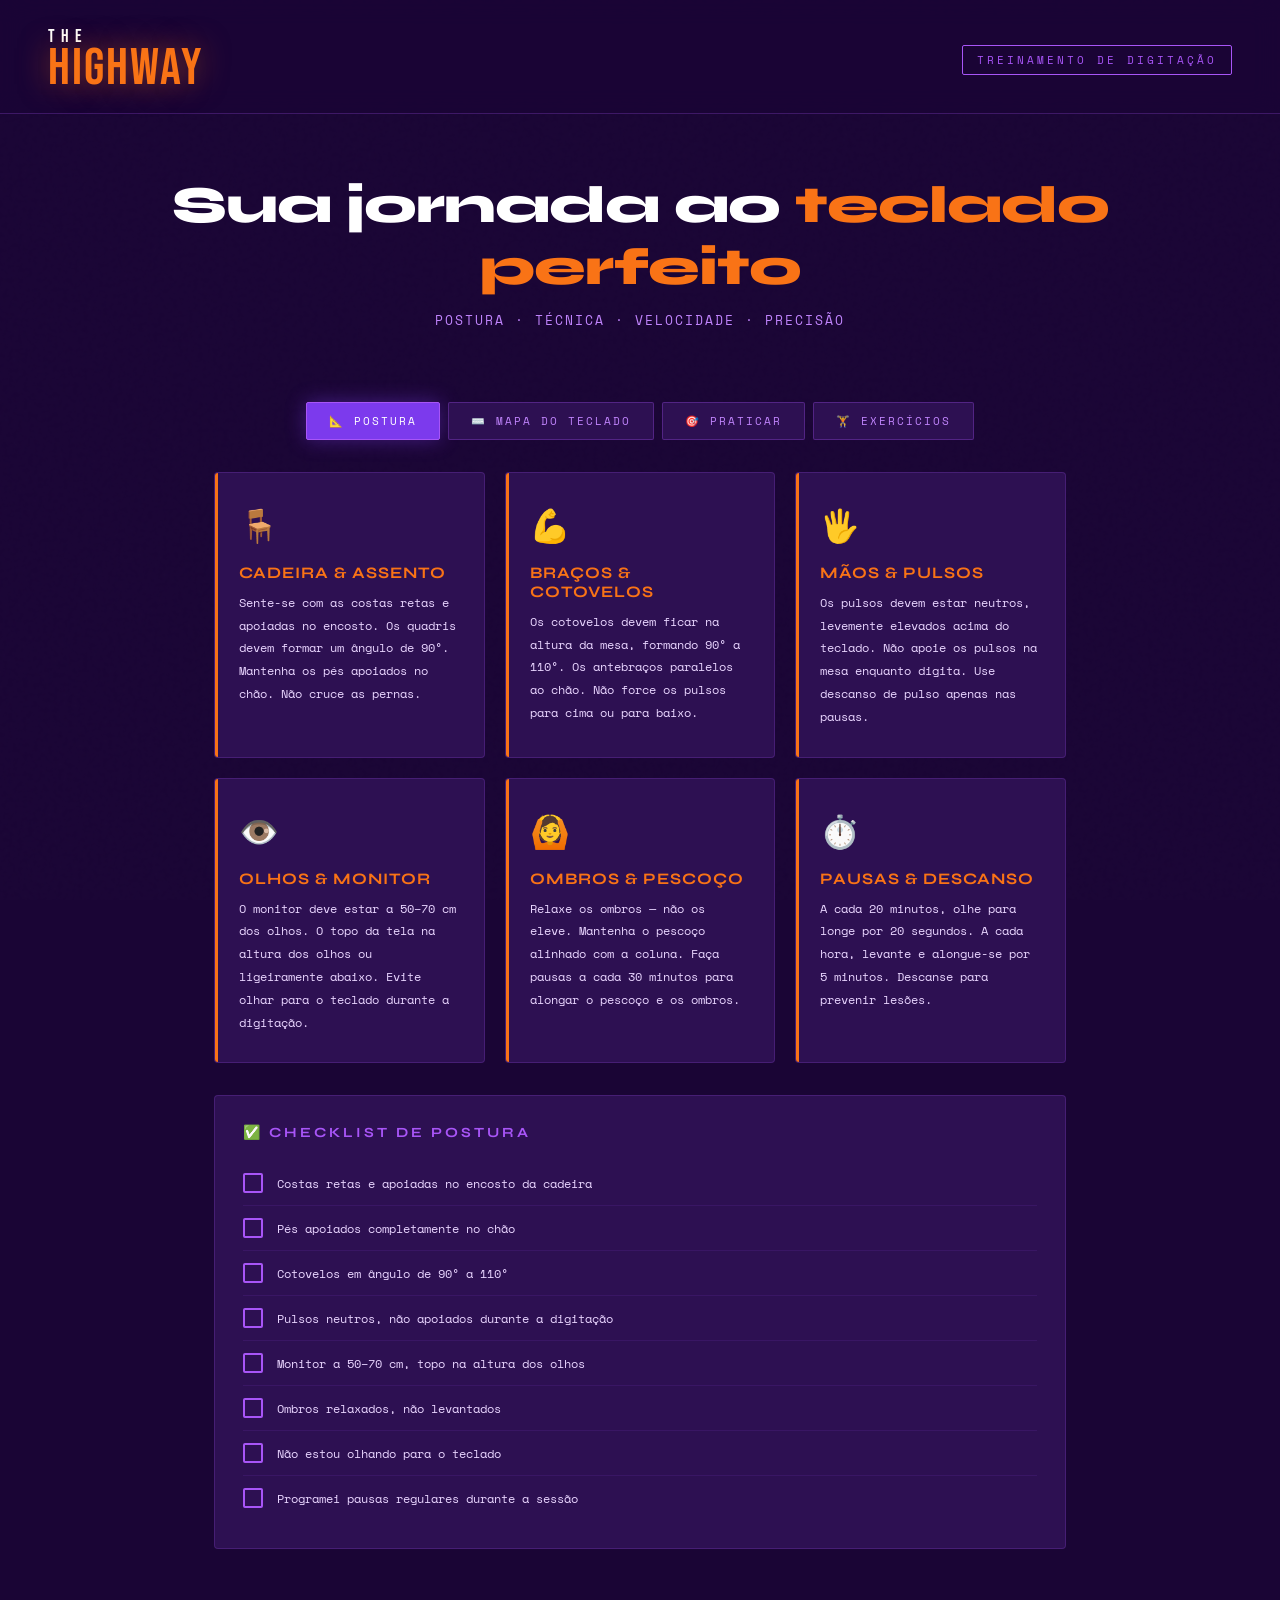
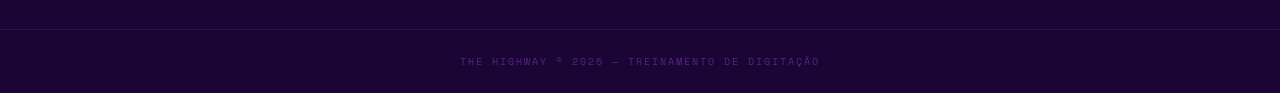
<file: postura/index.html>
<!DOCTYPE html>
<html lang="pt-BR">
<head>
<meta charset="UTF-8">
<meta name="viewport" content="width=device-width, initial-scale=1.0">
<title>The Highway — Treinamento de Digitação</title>
<link href="https://fonts.googleapis.com/css2?family=Bebas+Neue&family=Space+Mono:wght@400;700&family=Syne:wght@400;700;800&display=swap" rel="stylesheet">
<style>
  :root {
    --roxo: #6B21A8;
    --roxo-escuro: #3B0764;
    --roxo-medio: #7C3AED;
    --roxo-claro: #A855F7;
    --laranja: #F97316;
    --laranja-vivo: #FB923C;
    --branco: #FFFFFF;
    --cinza-claro: #E9D5FF;
    --fundo: #1A0535;
    --superficie: #2D1052;
    --superficie2: #3D1A6E;
    --texto-muted: #C084FC;
    --verde: #4ADE80;
    --vermelho: #F87171;
    --amarelo: #FCD34D;
  }

  * { margin: 0; padding: 0; box-sizing: border-box; }

  body {
    background-color: var(--fundo);
    color: var(--branco);
    font-family: 'Space Mono', monospace;
    min-height: 100vh;
    overflow-x: hidden;
  }

  /* BG noise texture */
  body::before {
    content: '';
    position: fixed;
    inset: 0;
    background-image: url("data:image/svg+xml,%3Csvg viewBox='0 0 200 200' xmlns='http://www.w3.org/2000/svg'%3E%3Cfilter id='n'%3E%3CfeTurbulence type='fractalNoise' baseFrequency='0.9' numOctaves='4' stitchTiles='stitch'/%3E%3C/filter%3E%3Crect width='100%25' height='100%25' filter='url(%23n)' opacity='0.04'/%3E%3C/svg%3E");
    pointer-events: none;
    z-index: 0;
    opacity: 0.4;
  }

  /* ─── HEADER ─── */
  header {
    position: relative;
    z-index: 10;
    padding: 28px 48px 20px;
    display: flex;
    align-items: center;
    justify-content: space-between;
    border-bottom: 1px solid rgba(168,85,247,0.25);
    background: rgba(26, 5, 53, 0.85);
    backdrop-filter: blur(12px);
  }

  .logo {
    display: flex;
    flex-direction: column;
    line-height: 1;
  }

  .logo .the {
    font-family: 'Bebas Neue', sans-serif;
    font-size: 18px;
    letter-spacing: 6px;
    color: var(--branco);
    text-transform: uppercase;
  }

  .logo .highway {
    font-family: 'Bebas Neue', sans-serif;
    font-size: 52px;
    letter-spacing: 2px;
    color: var(--laranja);
    line-height: 0.9;
    text-shadow: 0 0 30px rgba(249,115,22,0.5);
  }

  .header-badge {
    font-family: 'Space Mono', monospace;
    font-size: 11px;
    color: var(--roxo-claro);
    letter-spacing: 3px;
    text-transform: uppercase;
    border: 1px solid var(--roxo-claro);
    padding: 6px 14px;
    border-radius: 2px;
  }

  /* ─── HERO ─── */
  .hero {
    position: relative;
    z-index: 5;
    text-align: center;
    padding: 60px 24px 40px;
  }

  .hero h1 {
    font-family: 'Syne', sans-serif;
    font-weight: 800;
    font-size: clamp(28px, 5vw, 52px);
    color: var(--branco);
    letter-spacing: -1px;
    margin-bottom: 12px;
  }

  .hero h1 span { color: var(--laranja); }

  .hero p {
    font-size: 13px;
    color: var(--texto-muted);
    letter-spacing: 2px;
    text-transform: uppercase;
    margin-bottom: 32px;
  }

  /* ─── TABS ─── */
  .tabs {
    position: relative;
    z-index: 5;
    display: flex;
    justify-content: center;
    gap: 8px;
    padding: 0 24px 32px;
    flex-wrap: wrap;
  }

  .tab-btn {
    background: var(--superficie);
    border: 1px solid rgba(168,85,247,0.3);
    color: var(--texto-muted);
    font-family: 'Space Mono', monospace;
    font-size: 11px;
    letter-spacing: 2px;
    text-transform: uppercase;
    padding: 10px 22px;
    cursor: pointer;
    transition: all 0.2s;
    border-radius: 2px;
  }

  .tab-btn:hover, .tab-btn.active {
    background: var(--roxo-medio);
    border-color: var(--roxo-claro);
    color: var(--branco);
    box-shadow: 0 0 20px rgba(124,58,237,0.4);
  }

  /* ─── MAIN CONTAINER ─── */
  .main {
    position: relative;
    z-index: 5;
    max-width: 900px;
    margin: 0 auto;
    padding: 0 24px 80px;
  }

  /* ─── SECTION ─── */
  .section { display: none; }
  .section.active { display: block; }

  /* ─── POSTURA ─── */
  .postura-grid {
    display: grid;
    grid-template-columns: repeat(auto-fit, minmax(260px, 1fr));
    gap: 20px;
    margin-bottom: 32px;
  }

  .postura-card {
    background: var(--superficie);
    border: 1px solid rgba(168,85,247,0.2);
    border-radius: 4px;
    padding: 28px 24px;
    position: relative;
    overflow: hidden;
    transition: border-color 0.3s;
  }

  .postura-card::before {
    content: '';
    position: absolute;
    top: 0; left: 0;
    width: 3px; height: 100%;
    background: var(--laranja);
  }

  .postura-card:hover { border-color: rgba(249,115,22,0.5); }

  .postura-card .icon {
    font-size: 32px;
    margin-bottom: 14px;
    display: block;
  }

  .postura-card h3 {
    font-family: 'Syne', sans-serif;
    font-size: 16px;
    font-weight: 700;
    color: var(--laranja);
    margin-bottom: 10px;
    letter-spacing: 1px;
    text-transform: uppercase;
  }

  .postura-card p {
    font-size: 12px;
    line-height: 1.9;
    color: var(--cinza-claro);
  }

  .postura-checklist {
    background: var(--superficie);
    border: 1px solid rgba(168,85,247,0.2);
    border-radius: 4px;
    padding: 28px;
  }

  .postura-checklist h3 {
    font-family: 'Syne', sans-serif;
    font-size: 14px;
    font-weight: 700;
    letter-spacing: 3px;
    text-transform: uppercase;
    color: var(--roxo-claro);
    margin-bottom: 20px;
  }

  .check-item {
    display: flex;
    align-items: center;
    gap: 14px;
    padding: 12px 0;
    border-bottom: 1px solid rgba(168,85,247,0.1);
    cursor: pointer;
    transition: all 0.2s;
  }

  .check-item:last-child { border-bottom: none; }
  .check-item:hover { padding-left: 6px; }

  .check-box {
    width: 20px; height: 20px;
    border: 2px solid var(--roxo-claro);
    border-radius: 2px;
    flex-shrink: 0;
    display: flex;
    align-items: center;
    justify-content: center;
    transition: all 0.2s;
    font-size: 12px;
  }

  .check-item.checked .check-box {
    background: var(--verde);
    border-color: var(--verde);
    color: var(--fundo);
  }

  .check-item span {
    font-size: 12px;
    color: var(--cinza-claro);
    line-height: 1.6;
  }

  /* ─── TECLADO VISUAL ─── */
  .keyboard-section { margin-bottom: 32px; }

  .keyboard-section h3 {
    font-family: 'Syne', sans-serif;
    font-size: 14px;
    font-weight: 700;
    letter-spacing: 3px;
    text-transform: uppercase;
    color: var(--roxo-claro);
    margin-bottom: 20px;
  }

  .keyboard-wrap {
    background: var(--superficie);
    border: 1px solid rgba(168,85,247,0.2);
    border-radius: 8px;
    padding: 28px 24px;
    overflow-x: auto;
  }

  .kb-row {
    display: flex;
    gap: 5px;
    margin-bottom: 5px;
    justify-content: center;
  }

  .key {
    min-width: 38px;
    height: 38px;
    border-radius: 4px;
    display: flex;
    align-items: center;
    justify-content: center;
    font-size: 10px;
    font-weight: 700;
    letter-spacing: 0;
    transition: all 0.15s;
    border: 1px solid rgba(255,255,255,0.08);
    text-transform: uppercase;
    flex-shrink: 0;
  }

  .key.left-pinky   { background: #7F1D1D; color: #FCA5A5; }
  .key.left-ring    { background: #78350F; color: #FCD34D; }
  .key.left-middle  { background: #14532D; color: #86EFAC; }
  .key.left-index   { background: #1E3A5F; color: #93C5FD; }
  .key.thumb        { background: #3D1A6E; color: #C084FC; }
  .key.right-index  { background: #1E3A5F; color: #93C5FD; }
  .key.right-middle { background: #14532D; color: #86EFAC; }
  .key.right-ring   { background: #78350F; color: #FCD34D; }
  .key.right-pinky  { background: #7F1D1D; color: #FCA5A5; }
  .key.home         { border: 2px solid rgba(255,255,255,0.4); }
  .key.wide         { min-width: 64px; }
  .key.xwide        { min-width: 90px; }
  .key.xxwide       { min-width: 220px; }

  .kb-legend {
    display: flex;
    flex-wrap: wrap;
    gap: 10px;
    margin-top: 18px;
    justify-content: center;
  }

  .legend-item {
    display: flex;
    align-items: center;
    gap: 6px;
    font-size: 10px;
    letter-spacing: 1px;
    color: var(--texto-muted);
  }

  .legend-dot {
    width: 10px; height: 10px;
    border-radius: 2px;
    flex-shrink: 0;
  }

  /* ─── PRÁTICA ─── */
  .practice-config {
    display: flex;
    gap: 12px;
    margin-bottom: 24px;
    flex-wrap: wrap;
  }

  .config-select {
    background: var(--superficie);
    border: 1px solid rgba(168,85,247,0.3);
    color: var(--branco);
    font-family: 'Space Mono', monospace;
    font-size: 11px;
    letter-spacing: 1px;
    padding: 10px 16px;
    cursor: pointer;
    border-radius: 2px;
    outline: none;
    appearance: none;
    -webkit-appearance: none;
  }

  .config-select:focus { border-color: var(--roxo-claro); }

  .btn {
    background: var(--roxo-medio);
    border: none;
    color: var(--branco);
    font-family: 'Space Mono', monospace;
    font-size: 11px;
    letter-spacing: 2px;
    text-transform: uppercase;
    padding: 10px 22px;
    cursor: pointer;
    border-radius: 2px;
    transition: all 0.2s;
  }

  .btn:hover {
    background: var(--roxo-claro);
    box-shadow: 0 0 20px rgba(168,85,247,0.4);
  }

  .btn.laranja {
    background: var(--laranja);
    color: var(--branco);
  }

  .btn.laranja:hover {
    background: var(--laranja-vivo);
    box-shadow: 0 0 20px rgba(249,115,22,0.4);
  }

  .stats-bar {
    display: flex;
    gap: 20px;
    margin-bottom: 18px;
    flex-wrap: wrap;
  }

  .stat-pill {
    background: var(--superficie);
    border: 1px solid rgba(168,85,247,0.2);
    border-radius: 2px;
    padding: 8px 16px;
    font-size: 11px;
    letter-spacing: 1px;
  }

  .stat-pill .label { color: var(--texto-muted); }
  .stat-pill .value { color: var(--laranja); font-weight: 700; }

  .text-display {
    background: var(--superficie);
    border: 1px solid rgba(168,85,247,0.25);
    border-radius: 4px;
    padding: 28px;
    font-size: 18px;
    line-height: 2;
    letter-spacing: 0.5px;
    margin-bottom: 16px;
    min-height: 80px;
    max-height: 80px;
    position: relative;
    overflow: hidden;
    white-space: nowrap;
  }

  .char { position: relative; }
  .char.correct { color: var(--verde); }
  .char.wrong { color: var(--vermelho); background: rgba(248,113,113,0.15); border-radius: 2px; }
  .char.current {
    background: var(--roxo-medio);
    border-radius: 2px;
    animation: blink 1s infinite;
  }
  .char.pending { color: rgba(255,255,255,0.35); }

  @keyframes blink {
    0%, 100% { background: var(--roxo-medio); }
    50% { background: rgba(124,58,237,0.3); }
  }

  .typing-input {
    width: 100%;
    background: var(--superficie2);
    border: 2px solid rgba(168,85,247,0.3);
    color: var(--branco);
    font-family: 'Space Mono', monospace;
    font-size: 16px;
    padding: 16px 20px;
    border-radius: 4px;
    outline: none;
    transition: border-color 0.2s;
    resize: none;
    height: 56px;
    overflow: hidden;
  }

  .typing-input:focus { border-color: var(--roxo-claro); }

  .progress-bar-wrap {
    height: 4px;
    background: rgba(168,85,247,0.15);
    border-radius: 2px;
    margin-bottom: 16px;
    overflow: hidden;
  }

  .progress-bar {
    height: 100%;
    background: linear-gradient(90deg, var(--roxo-medio), var(--laranja));
    border-radius: 2px;
    transition: width 0.3s;
    width: 0%;
  }

  /* resultado */
  .result-box {
    display: none;
    background: var(--superficie);
    border: 1px solid rgba(249,115,22,0.4);
    border-radius: 4px;
    padding: 32px;
    text-align: center;
    margin-top: 20px;
  }

  .result-box.show { display: block; animation: slideIn 0.4s ease; }

  @keyframes slideIn {
    from { opacity: 0; transform: translateY(10px); }
    to   { opacity: 1; transform: translateY(0); }
  }

  .result-box h2 {
    font-family: 'Syne', sans-serif;
    font-size: 28px;
    font-weight: 800;
    color: var(--laranja);
    margin-bottom: 20px;
  }

  .result-stats {
    display: flex;
    justify-content: center;
    gap: 32px;
    flex-wrap: wrap;
    margin-bottom: 24px;
  }

  .result-stat { text-align: center; }
  .result-stat .num {
    font-family: 'Bebas Neue', sans-serif;
    font-size: 48px;
    color: var(--branco);
    line-height: 1;
  }
  .result-stat .lbl {
    font-size: 10px;
    letter-spacing: 2px;
    color: var(--texto-muted);
    text-transform: uppercase;
  }

  /* ─── EXERCÍCIOS ─── */
  .exercises-grid {
    display: grid;
    grid-template-columns: repeat(auto-fit, minmax(260px, 1fr));
    gap: 16px;
  }

  .exercise-card {
    background: var(--superficie);
    border: 1px solid rgba(168,85,247,0.2);
    border-radius: 4px;
    padding: 24px;
    cursor: pointer;
    transition: all 0.25s;
    position: relative;
    overflow: hidden;
  }

  .exercise-card::after {
    content: '';
    position: absolute;
    top: 0; right: 0;
    width: 0; height: 0;
    border-left: 40px solid transparent;
    border-top: 40px solid rgba(249,115,22,0.12);
    transition: all 0.3s;
  }

  .exercise-card:hover {
    border-color: var(--laranja);
    transform: translateY(-3px);
    box-shadow: 0 12px 32px rgba(249,115,22,0.15);
  }

  .exercise-card:hover::after {
    border-top-color: rgba(249,115,22,0.3);
  }

  .exercise-card .level {
    font-size: 10px;
    letter-spacing: 3px;
    text-transform: uppercase;
    margin-bottom: 10px;
    display: inline-block;
    padding: 3px 8px;
    border-radius: 2px;
  }

  .level.iniciante { background: rgba(74,222,128,0.15); color: var(--verde); }
  .level.intermediario { background: rgba(252,211,77,0.15); color: var(--amarelo); }
  .level.avancado { background: rgba(248,113,113,0.15); color: var(--vermelho); }

  .exercise-card h3 {
    font-family: 'Syne', sans-serif;
    font-size: 16px;
    font-weight: 700;
    color: var(--branco);
    margin-bottom: 8px;
  }

  .exercise-card p {
    font-size: 11px;
    color: var(--texto-muted);
    line-height: 1.7;
  }

  .exercise-card .arrow {
    position: absolute;
    bottom: 16px; right: 20px;
    color: var(--laranja);
    font-size: 18px;
    opacity: 0;
    transform: translateX(-6px);
    transition: all 0.2s;
  }

  .exercise-card:hover .arrow { opacity: 1; transform: translateX(0); }

  /* ─── FOOTER ─── */
  footer {
    position: relative;
    z-index: 5;
    text-align: center;
    padding: 24px;
    border-top: 1px solid rgba(168,85,247,0.15);
    font-size: 10px;
    letter-spacing: 2px;
    text-transform: uppercase;
    color: rgba(168,85,247,0.4);
  }

  /* ─── RESPONSIVO ─── */
  @media (max-width: 600px) {
    header { padding: 20px 20px 16px; }
    .logo .highway { font-size: 38px; }
    .main { padding: 0 16px 60px; }
    .text-display { font-size: 15px; padding: 18px; }
    .kb-row { gap: 3px; }
    .key { min-width: 28px; height: 28px; font-size: 8px; }
    .key.wide { min-width: 46px; }
    .key.xwide { min-width: 60px; }
    .key.xxwide { min-width: 140px; }
  }
</style>
</head>
<body>

<header>
  <div class="logo">
    <span class="the">The</span>
    <span class="highway">Highway</span>
  </div>
  <span class="header-badge">Treinamento de Digitação</span>
</header>

<div class="hero">
  <h1>Sua jornada ao <span>teclado perfeito</span></h1>
  <p>postura · técnica · velocidade · precisão</p>
</div>

<div class="tabs">
  <button class="tab-btn active" onclick="showSection('postura')">📐 Postura</button>
  <button class="tab-btn" onclick="showSection('teclado')">⌨️ Mapa do Teclado</button>
  <button class="tab-btn" onclick="showSection('pratica')">🎯 Praticar</button>
  <button class="tab-btn" onclick="showSection('exercicios')">🏋️ Exercícios</button>
</div>

<div class="main">

  <!-- ──── POSTURA ──── -->
  <div id="postura" class="section active">
    <div class="postura-grid">
      <div class="postura-card">
        <span class="icon">🪑</span>
        <h3>Cadeira & Assento</h3>
        <p>Sente-se com as costas retas e apoiadas no encosto. Os quadris devem formar um ângulo de 90°. Mantenha os pés apoiados no chão. Não cruce as pernas.</p>
      </div>
      <div class="postura-card">
        <span class="icon">💪</span>
        <h3>Braços & Cotovelos</h3>
        <p>Os cotovelos devem ficar na altura da mesa, formando 90° a 110°. Os antebraços paralelos ao chão. Não force os pulsos para cima ou para baixo.</p>
      </div>
      <div class="postura-card">
        <span class="icon">🖐️</span>
        <h3>Mãos & Pulsos</h3>
        <p>Os pulsos devem estar neutros, levemente elevados acima do teclado. Não apoie os pulsos na mesa enquanto digita. Use descanso de pulso apenas nas pausas.</p>
      </div>
      <div class="postura-card">
        <span class="icon">👁️</span>
        <h3>Olhos & Monitor</h3>
        <p>O monitor deve estar a 50–70 cm dos olhos. O topo da tela na altura dos olhos ou ligeiramente abaixo. Evite olhar para o teclado durante a digitação.</p>
      </div>
      <div class="postura-card">
        <span class="icon">🙆</span>
        <h3>Ombros & Pescoço</h3>
        <p>Relaxe os ombros — não os eleve. Mantenha o pescoço alinhado com a coluna. Faça pausas a cada 30 minutos para alongar o pescoço e os ombros.</p>
      </div>
      <div class="postura-card">
        <span class="icon">⏱️</span>
        <h3>Pausas & Descanso</h3>
        <p>A cada 20 minutos, olhe para longe por 20 segundos. A cada hora, levante e alongue-se por 5 minutos. Descanse para prevenir lesões.</p>
      </div>
    </div>

    <div class="postura-checklist">
      <h3>✅ Checklist de Postura</h3>
      <div class="check-item" onclick="toggleCheck(this)">
        <div class="check-box"></div>
        <span>Costas retas e apoiadas no encosto da cadeira</span>
      </div>
      <div class="check-item" onclick="toggleCheck(this)">
        <div class="check-box"></div>
        <span>Pés apoiados completamente no chão</span>
      </div>
      <div class="check-item" onclick="toggleCheck(this)">
        <div class="check-box"></div>
        <span>Cotovelos em ângulo de 90° a 110°</span>
      </div>
      <div class="check-item" onclick="toggleCheck(this)">
        <div class="check-box"></div>
        <span>Pulsos neutros, não apoiados durante a digitação</span>
      </div>
      <div class="check-item" onclick="toggleCheck(this)">
        <div class="check-box"></div>
        <span>Monitor a 50–70 cm, topo na altura dos olhos</span>
      </div>
      <div class="check-item" onclick="toggleCheck(this)">
        <div class="check-box"></div>
        <span>Ombros relaxados, não levantados</span>
      </div>
      <div class="check-item" onclick="toggleCheck(this)">
        <div class="check-box"></div>
        <span>Não estou olhando para o teclado</span>
      </div>
      <div class="check-item" onclick="toggleCheck(this)">
        <div class="check-box"></div>
        <span>Programei pausas regulares durante a sessão</span>
      </div>
    </div>
  </div>

  <!-- ──── TECLADO ──── -->
  <div id="teclado" class="section">
    <div class="keyboard-section">
      <h3>🗺️ Mapa de Dedos — Posição Base</h3>
      <div class="keyboard-wrap">
        <!-- Linha 1: números -->
        <div class="kb-row">
          <div class="key left-pinky">`</div>
          <div class="key left-pinky">1</div>
          <div class="key left-ring">2</div>
          <div class="key left-middle">3</div>
          <div class="key left-index">4</div>
          <div class="key left-index">5</div>
          <div class="key right-index">6</div>
          <div class="key right-index">7</div>
          <div class="key right-middle">8</div>
          <div class="key right-ring">9</div>
          <div class="key right-pinky">0</div>
          <div class="key right-pinky">-</div>
          <div class="key right-pinky">=</div>
          <div class="key right-pinky wide">←</div>
        </div>
        <!-- Linha 2: QWERTY -->
        <div class="kb-row">
          <div class="key left-pinky xwide">Tab</div>
          <div class="key left-pinky">Q</div>
          <div class="key left-ring">W</div>
          <div class="key left-middle">E</div>
          <div class="key left-index">R</div>
          <div class="key left-index">T</div>
          <div class="key right-index">Y</div>
          <div class="key right-index">U</div>
          <div class="key right-middle">I</div>
          <div class="key right-ring">O</div>
          <div class="key right-pinky">P</div>
          <div class="key right-pinky">[</div>
          <div class="key right-pinky">]</div>
          <div class="key right-pinky wide">\</div>
        </div>
        <!-- Linha 3: Home Row -->
        <div class="kb-row">
          <div class="key left-pinky xwide">Caps</div>
          <div class="key left-pinky home">A</div>
          <div class="key left-ring home">S</div>
          <div class="key left-middle home">D</div>
          <div class="key left-index home">F</div>
          <div class="key left-index">G</div>
          <div class="key right-index">H</div>
          <div class="key right-index home">J</div>
          <div class="key right-middle home">K</div>
          <div class="key right-ring home">L</div>
          <div class="key right-pinky home">;</div>
          <div class="key right-pinky">'</div>
          <div class="key right-pinky wide">Enter</div>
        </div>
        <!-- Linha 4: ZXCV -->
        <div class="kb-row">
          <div class="key left-pinky" style="min-width:110px">Shift</div>
          <div class="key left-pinky">Z</div>
          <div class="key left-ring">X</div>
          <div class="key left-middle">C</div>
          <div class="key left-index">V</div>
          <div class="key left-index">B</div>
          <div class="key right-index">N</div>
          <div class="key right-index">M</div>
          <div class="key right-middle">,</div>
          <div class="key right-ring">.</div>
          <div class="key right-pinky">/</div>
          <div class="key right-pinky" style="min-width:110px">Shift</div>
        </div>
        <!-- Linha 5: espaço -->
        <div class="kb-row">
          <div class="key left-pinky wide">Ctrl</div>
          <div class="key left-pinky wide">Alt</div>
          <div class="key thumb xxwide">Espaço</div>
          <div class="key right-pinky wide">Alt</div>
          <div class="key right-pinky wide">Ctrl</div>
        </div>

        <div class="kb-legend">
          <div class="legend-item"><div class="legend-dot" style="background:#7F1D1D"></div> Mindinho</div>
          <div class="legend-item"><div class="legend-dot" style="background:#78350F"></div> Anelar</div>
          <div class="legend-item"><div class="legend-dot" style="background:#14532D"></div> Médio</div>
          <div class="legend-item"><div class="legend-dot" style="background:#1E3A5F"></div> Indicador</div>
          <div class="legend-item"><div class="legend-dot" style="background:#3D1A6E"></div> Polegar</div>
          <div class="legend-item" style="margin-left:8px"><div class="legend-dot" style="background:transparent;border:2px solid rgba(255,255,255,0.4);width:14px;height:14px;border-radius:2px"></div> Posição Base</div>
        </div>
      </div>
    </div>

    <div class="postura-grid" style="margin-top:0">
      <div class="postura-card">
        <span class="icon">🏠</span>
        <h3>Posição Base</h3>
        <p>Mão esquerda: A S D F. Mão direita: J K L ;. Os dedos indicadores ficam sobre as teclas com saliência (F e J). Retorne sempre a esta posição.</p>
      </div>
      <div class="postura-card">
        <span class="icon">☝️</span>
        <h3>Dedos Indicadores</h3>
        <p>O indicador esquerdo cobre F, R, T, G, B, V. O indicador direito cobre J, U, Y, H, N, M. São os dedos mais versáteis do teclado.</p>
      </div>
      <div class="postura-card">
        <span class="icon">🖱️</span>
        <h3>Polegar</h3>
        <p>Ambos os polegares ficam sobre a barra de espaço. Alterne entre o esquerdo e o direito conforme a mão que digitou a última letra.</p>
      </div>
    </div>
  </div>

  <!-- ──── PRÁTICA ──── -->
  <div id="pratica" class="section">
    <div class="practice-config">
      <select class="config-select" id="levelSelect" onchange="loadText()">
        <option value="iniciante">Iniciante — Linha Base</option>
        <option value="intermediario">Intermediário — Palavras</option>
        <option value="avancado">Avançado — Frases</option>
        <option value="numeros">Números & Símbolos</option>
      </select>
      <button class="btn laranja" onclick="newText()">Novo Texto</button>
      <button class="btn" onclick="resetPractice()">Reiniciar</button>
    </div>

    <div class="stats-bar">
      <div class="stat-pill"><span class="label">PPM: </span><span class="value" id="wpm">0</span></div>
      <div class="stat-pill"><span class="label">Precisão: </span><span class="value" id="accuracy">100%</span></div>
      <div class="stat-pill"><span class="label">Erros: </span><span class="value" id="errors">0</span></div>
      <div class="stat-pill"><span class="label">Tempo: </span><span class="value" id="timer">0s</span></div>
    </div>

    <div class="progress-bar-wrap">
      <div class="progress-bar" id="progressBar"></div>
    </div>

    <div class="text-display" id="textDisplay"></div>

    <textarea class="typing-input" id="typingInput" rows="1" wrap="off"
      placeholder="Clique aqui e comece a digitar..." 
      oninput="handleInput()" 
      onkeydown="handleKeyDown(event)"
      autocomplete="off" autocorrect="off" autocapitalize="off" spellcheck="false">
    </textarea>

    <div class="result-box" id="resultBox">
      <h2>🏁 Resultado</h2>
      <div class="result-stats">
        <div class="result-stat">
          <div class="num" id="finalWpm">0</div>
          <div class="lbl">Palavras/min</div>
        </div>
        <div class="result-stat">
          <div class="num" id="finalAccuracy">0%</div>
          <div class="lbl">Precisão</div>
        </div>
        <div class="result-stat">
          <div class="num" id="finalTime">0s</div>
          <div class="lbl">Tempo</div>
        </div>
        <div class="result-stat">
          <div class="num" id="finalErrors">0</div>
          <div class="lbl">Erros</div>
        </div>
      </div>
      <button class="btn laranja" onclick="newText()">Tentar Novamente</button>
    </div>
  </div>

  <!-- ──── EXERCÍCIOS ──── -->
  <div id="exercicios" class="section">
    <div class="exercises-grid">
      <div class="exercise-card" onclick="goExercise('asdf')">
        <span class="level iniciante">Iniciante</span>
        <h3>Linha Base Esquerda</h3>
        <p>Pratique exclusivamente A S D F com o dedo certo. O exercício mais fundamental da digitação.</p>
        <span class="arrow">→</span>
      </div>
      <div class="exercise-card" onclick="goExercise('jkl')">
        <span class="level iniciante">Iniciante</span>
        <h3>Linha Base Direita</h3>
        <p>Domine as teclas J K L ; da mão direita. Retorne sempre ao F e ao J após cada tecla.</p>
        <span class="arrow">→</span>
      </div>
      <div class="exercise-card" onclick="goExercise('homerow')">
        <span class="level iniciante">Iniciante</span>
        <h3>Linha Base Completa</h3>
        <p>A S D F J K L ; juntas. O alicerce para uma digitação rápida e sem dor.</p>
        <span class="arrow">→</span>
      </div>
      <div class="exercise-card" onclick="goExercise('vogais')">
        <span class="level intermediario">Intermediário</span>
        <h3>Vogais do Português</h3>
        <p>A E I O U em combinações. Essencial para quem quer escrever textos em português fluentemente.</p>
        <span class="arrow">→</span>
      </div>
      <div class="exercise-card" onclick="goExercise('bigramas')">
        <span class="level intermediario">Intermediário</span>
        <h3>Bigramas Comuns</h3>
        <p>Os pares de letras mais frequentes do português: de, em, ar, os, as, er, an, al e mais.</p>
        <span class="arrow">→</span>
      </div>
      <div class="exercise-card" onclick="goExercise('palavras')">
        <span class="level intermediario">Intermediário</span>
        <h3>100 Palavras Comuns</h3>
        <p>As palavras mais usadas na língua portuguesa. Velocidade máxima nos textos do cotidiano.</p>
        <span class="arrow">→</span>
      </div>
      <div class="exercise-card" onclick="goExercise('numeros')">
        <span class="level avancado">Avançado</span>
        <h3>Números & Símbolos</h3>
        <p>Domine a fila de números e os símbolos especiais. Imprescindível para planilhas e programação.</p>
        <span class="arrow">→</span>
      </div>
      <div class="exercise-card" onclick="goExercise('velocidade')">
        <span class="level avancado">Avançado</span>
        <h3>Teste de Velocidade</h3>
        <p>Texto completo de 1 minuto para medir sua velocidade real em palavras por minuto.</p>
        <span class="arrow">→</span>
      </div>
      <div class="exercise-card" onclick="goExercise('programacao')">
        <span class="level avancado">Avançado</span>
        <h3>Símbolos de Programação</h3>
        <p>{ } [ ] ( ) = ! & | ; : + - _ / \ " ' ` para desenvolvedores e estudantes de TI.</p>
        <span class="arrow">→</span>
      </div>
    </div>
  </div>

</div><!-- /main -->

<footer>The Highway © 2025 — Treinamento de Digitação</footer>

<script>
// ─── TEXTOS ───
const TEXTOS = {
  iniciante: [
    "asdf jkl; asdf jkl; fjfj dkdk slsl aaaa ssss dddd ffff jjjj kkkk llll",
    "add fall dad sad ask lad flask glasslass lass flags",
    "fads dads lads asks adds jags",
    "asd fgh jkl asd fgh jkl sad had fad lad jak",
  ],
  intermediario: [
    "para mais como este onde pela pelo pelo qual cada todos estas",
    "o trabalho da escola e muito bom para aprender a digitar rapido",
    "todos os alunos devem praticar todos os dias para melhorar a velocidade",
    "a pratica leva a perfeicao no treinamento de digitacao em portugues",
  ],
  avancado: [
    "A digitação eficiente requer postura correta e prática diária consistente para desenvolver memória muscular.",
    "Manter os dedos na posição base facilita o acesso a todas as teclas sem olhar para o teclado.",
    "Com dedicação e técnica adequada, qualquer pessoa pode atingir mais de cem palavras por minuto.",
    "O segredo para digitar bem é não olhar para o teclado e confiar nos dedos.",
  ],
  numeros: [
    "123 456 789 0 1234 5678 9087 6543 2109",
    "1+2=3 4*5=20 10/2=5 7-3=4 100% R$29,90",
    "3.14 2.71 1.61 0.5 99.9 1000 2024 2025",
    "tel: (11) 99999-1234 CEP: 01310-100 CNPJ: 00.000.000/0001-00",
  ],
};

const EXERCICIOS_TEXTOS = {
  asdf: "asdf asdf asdf fasd safd dafs afsd fsda dsaf fdas asfd sfda dfa sad fad add",
  jkl: "jkl; jkl; ;lkj lkj; jlk; ljk; klj; kj; jkl jkl lkj; jj kk ll ;; jkl",
  homerow: "asdfjkl; asdfjkl; fjdk slap ask glad flash flask half jades flak lads",
  vogais: "ai eu ao ua ei io ou ae oi ia au ie uo aeiou oiuea uaioe",
  bigramas: "de em ar os as er an al que por com uma ele ser ter",
  palavras: "para mais como este onde pela pelo qual cada todos estas muito bem",
  numeros: "1 2 3 4 5 6 7 8 9 0 10 20 30 100 200 1000 2025 3,14 99%",
  velocidade: "O Brasil é um país de grande diversidade cultural e natural. Suas florestas abrigam inúmeras espécies de plantas e animais. O povo brasileiro é conhecido pela alegria e hospitalidade. A língua portuguesa une todos os brasileiros em uma identidade comum.",
  programacao: "if else for while function return class const let var { } [ ] ( ) == != && || // /* */",
};

// ─── ESTADO ───
let currentText = "";
let userInput = "";
let startTime = null;
let timerInterval = null;
let totalErrors = 0;
let finished = false;

function loadText() {
  const level = document.getElementById('levelSelect').value;
  const arr = TEXTOS[level];
  currentText = arr[Math.floor(Math.random() * arr.length)];
  resetPractice(false);
  renderText();
}

function newText() {
  loadText();
  document.getElementById('resultBox').classList.remove('show');
  document.getElementById('typingInput').focus();
}

function resetPractice(render = true) {
  userInput = "";
  startTime = null;
  totalErrors = 0;
  finished = false;
  clearInterval(timerInterval);
  timerInterval = null;
  document.getElementById('wpm').textContent = '0';
  document.getElementById('accuracy').textContent = '100%';
  document.getElementById('errors').textContent = '0';
  document.getElementById('timer').textContent = '0s';
  document.getElementById('progressBar').style.width = '0%';
  document.getElementById('typingInput').value = '';
  document.getElementById('resultBox').classList.remove('show');
  if (render) renderText();
}

function renderText() {
  const el = document.getElementById('textDisplay');
  if (!currentText) { el.innerHTML = '<span style="color:var(--texto-muted)">Selecione um nível e clique em Novo Texto</span>'; return; }
  el.innerHTML = currentText.split('').map((ch, i) => {
    let cls = 'char pending';
    if (i < userInput.length) cls = 'char ' + (userInput[i] === ch ? 'correct' : 'wrong');
    else if (i === userInput.length) cls = 'char current';
    return `<span class="${cls}">${ch === ' ' ? '&nbsp;' : ch}</span>`;
  }).join('');

  // scroll to current char
  const cur = el.querySelector('.current');
  if (cur) cur.scrollIntoView({ block: 'nearest', behavior: 'smooth' });
}

function handleKeyDown(e) {
  if (e.key === 'Tab') { e.preventDefault(); }
}

function handleInput() {
  if (finished || !currentText) return;
  const raw = document.getElementById('typingInput').value;
  userInput = raw;

  if (!startTime && userInput.length > 0) {
    startTime = Date.now();
    timerInterval = setInterval(updateStats, 200);
  }

  // count errors on new char
  const pos = userInput.length - 1;
  if (pos >= 0 && pos < currentText.length && userInput[pos] !== currentText[pos]) {
    totalErrors++;
  }

  renderText();
  updateStats();

  if (userInput.length >= currentText.length) {
    finishPractice();
  }
}

function updateStats() {
  if (!startTime) return;
  const elapsed = (Date.now() - startTime) / 1000;
  document.getElementById('timer').textContent = Math.round(elapsed) + 's';

  const words = userInput.trim().split(/\s+/).length;
  const wpm = elapsed > 0 ? Math.round((words / elapsed) * 60) : 0;
  document.getElementById('wpm').textContent = wpm;

  const total = userInput.length;
  const correct = [...userInput].filter((c, i) => c === currentText[i]).length;
  const acc = total > 0 ? Math.round((correct / total) * 100) : 100;
  document.getElementById('accuracy').textContent = acc + '%';
  document.getElementById('errors').textContent = totalErrors;

  const progress = Math.min((userInput.length / currentText.length) * 100, 100);
  document.getElementById('progressBar').style.width = progress + '%';
}

function finishPractice() {
  finished = true;
  clearInterval(timerInterval);
  const elapsed = (Date.now() - startTime) / 1000;
  const words = currentText.trim().split(/\s+/).length;
  const wpm = Math.round((words / elapsed) * 60);
  const total = currentText.length;
  const correct = [...userInput].filter((c, i) => c === currentText[i]).length;
  const acc = Math.round((correct / total) * 100);

  document.getElementById('finalWpm').textContent = wpm;
  document.getElementById('finalAccuracy').textContent = acc + '%';
  document.getElementById('finalTime').textContent = Math.round(elapsed) + 's';
  document.getElementById('finalErrors').textContent = totalErrors;
  document.getElementById('resultBox').classList.add('show');
}

// ─── EXERCÍCIOS ───
function goExercise(key) {
  currentText = EXERCICIOS_TEXTOS[key];
  showSection('pratica');
  resetPractice(false);
  renderText();
  setTimeout(() => document.getElementById('typingInput').focus(), 100);
}

// ─── TABS ───
function showSection(id) {
  document.querySelectorAll('.section').forEach(s => s.classList.remove('active'));
  document.querySelectorAll('.tab-btn').forEach(b => b.classList.remove('active'));
  document.getElementById(id).classList.add('active');
  const idx = ['postura','teclado','pratica','exercicios'].indexOf(id);
  document.querySelectorAll('.tab-btn')[idx].classList.add('active');
}

// ─── CHECKLIST ───
function toggleCheck(el) {
  el.classList.toggle('checked');
  el.querySelector('.check-box').textContent = el.classList.contains('checked') ? '✓' : '';
}

// ─── INIT ───
loadText();
</script>
</body>
</html>
</file>
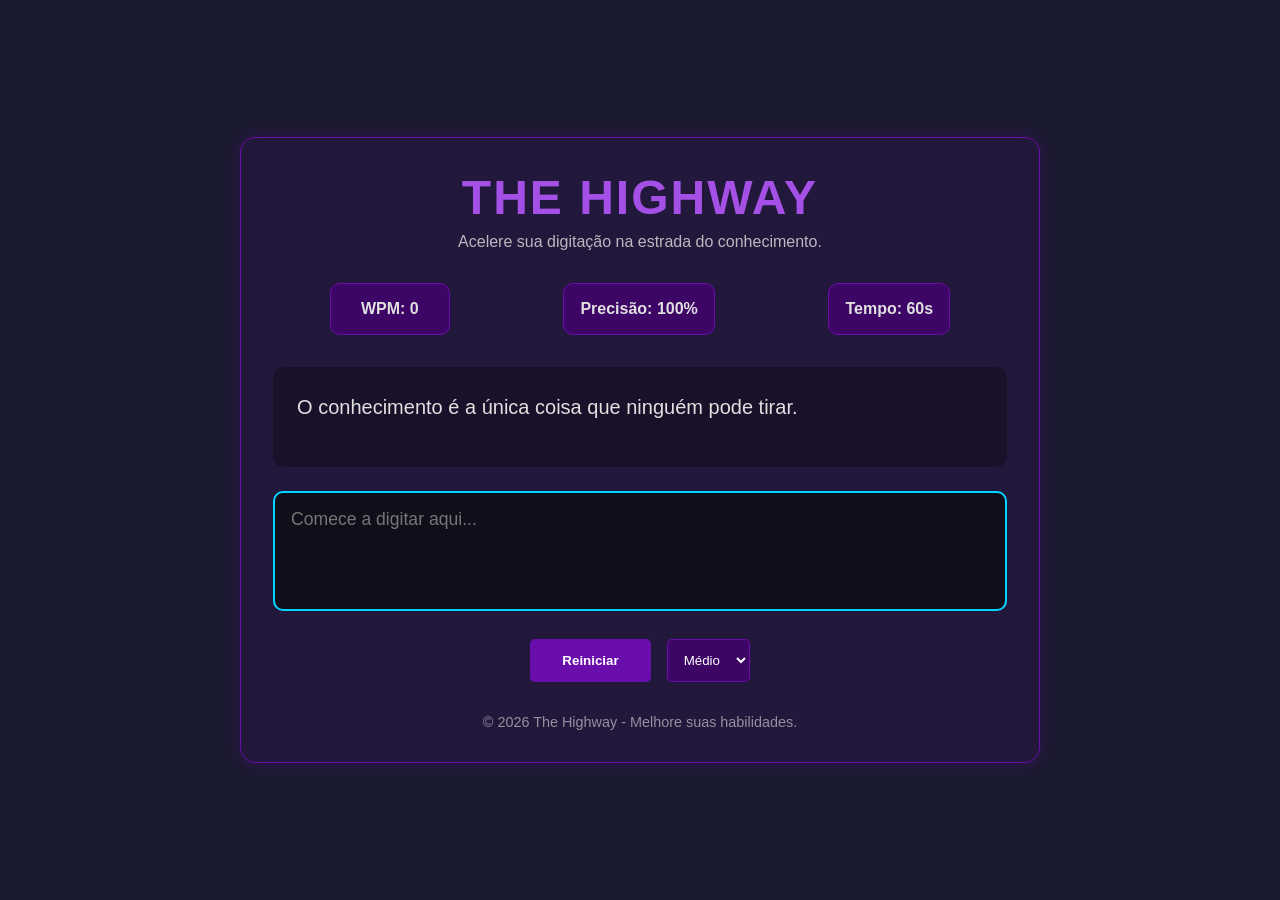
<file: the_highway 10/index.html>
<!DOCTYPE html>
<html lang="pt-BR">
<head>
    <meta charset="UTF-8">
    <meta name="viewport" content="width=device-width, initial-scale=1.0">
    <title>The Highway - Prática de Digitação</title>
    <link rel="stylesheet" href="style.css">
</head>
<body>
    <div class="container">
        <header>
            <h1>The Highway</h1>
            <p>Acelere sua digitação na estrada do conhecimento.</p>
        </header>

        <main>
            <div id="stats">
                <div class="stat-box">WPM: <span id="wpm">0</span></div>
                <div class="stat-box">Precisão: <span id="accuracy">100</span>%</div>
                <div class="stat-box">Tempo: <span id="timer">60</span>s</div>
            </div>

            <div id="quote-display" class="quote-container">
                <!-- A frase será carregada aqui via JS -->
                Carregando frase...
            </div>

            <textarea id="input-area" placeholder="Comece a digitar aqui..." autofocus></textarea>

            <div class="controls">
                <button id="reset-btn">Reiniciar</button>
                <select id="difficulty">
                    <option value="easy">Fácil</option>
                    <option value="medium" selected>Médio</option>
                    <option value="hard">Difícil</option>
                </select>
            </div>
        </main>

        <footer>
            <p>&copy; 2026 The Highway - Melhore suas habilidades.</p>
        </footer>
    </div>
    <script src="script.js"></script>
</body>
</html>
</file>
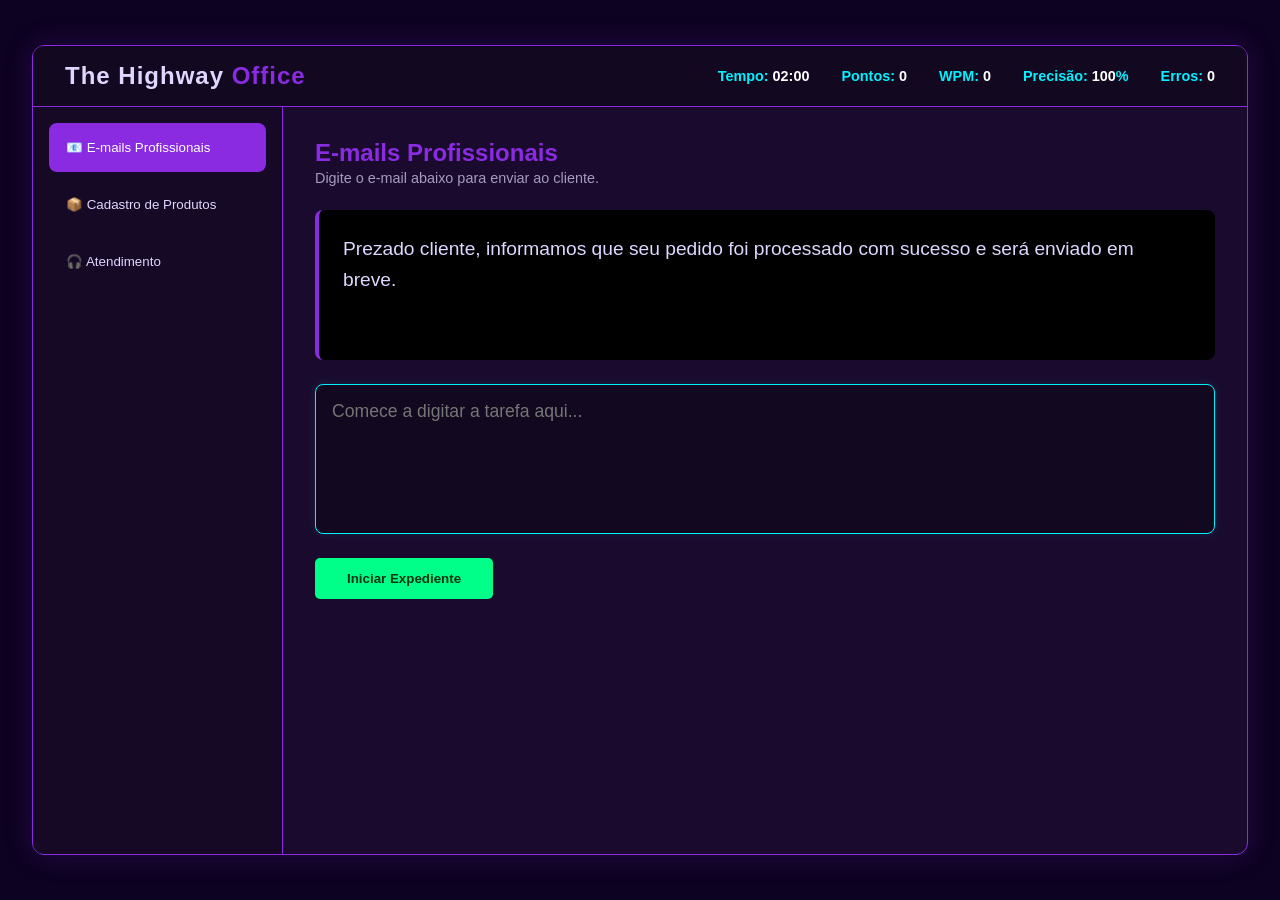
<file: the_highway_office/index.html>
<!DOCTYPE html>
<html lang="pt-BR">
<head>
    <meta charset="UTF-8">
    <meta name="viewport" content="width=device-width, initial-scale=1.0">
    <title>The Highway Office - Simulação de Escritório</title>
    <link rel="stylesheet" href="style.css">
</head>
<body>
    <div class="app-container">
        <header>
            <div class="logo">
                <h1>The Highway <span>Office</span></h1>
            </div>
            <div class="stats-bar">
                <div class="stat">Tempo: <span id="timer">02:00</span></div>
                <div class="stat">Pontos: <span id="score">0</span></div>
                <div class="stat">WPM: <span id="wpm">0</span></div>
                <div class="stat">Precisão: <span id="accuracy">100</span>%</div>
                <div class="stat">Erros: <span id="errors">0</span></div>
            </div>
        </header>

        <main>
            <div class="sidebar">
                <button class="nav-btn active" data-module="email">📧 E-mails Profissionais</button>
                <button class="nav-btn" data-module="inventory">📦 Cadastro de Produtos</button>
                <button class="nav-btn" data-module="support">🎧 Atendimento</button>
            </div>

            <div class="content-area">
                <div id="module-title" class="module-header">
                    <h2>E-mails Profissionais</h2>
                    <p id="module-desc">Digite o e-mail abaixo para enviar ao cliente.</p>
                </div>

                <div class="display-box" id="display-text">
                    <!-- Texto para digitar será inserido aqui -->
                </div>

                <textarea id="typing-input" placeholder="Comece a digitar a tarefa aqui..." autofocus></textarea>
                
                <div class="actions">
                    <button id="start-btn">Iniciar Expediente</button>
                    <button id="reset-btn" style="display:none;">Reiniciar</button>
                </div>
            </div>
        </main>

        <!-- Modal de Relatório Final -->
        <div id="report-modal" class="modal">
            <div class="modal-content">
                <h2>📊 Relatório de Desempenho</h2>
                <div class="report-grid">
                    <div class="report-item"><span>Pontuação Total:</span> <strong id="final-score">0</strong></div>
                    <div class="report-item"><span>WPM Médio:</span> <strong id="final-wpm">0</strong></div>
                    <div class="report-item"><span>Precisão Final:</span> <strong id="final-accuracy">0%</strong></div>
                    <div class="report-item"><span>Total de Erros:</span> <strong id="final-errors">0</strong></div>
                </div>
                <button onclick="location.reload()">Novo Expediente</button>
            </div>
        </div>
    </div>
    <script src="script.js"></script>
</body>
</html>
</file>
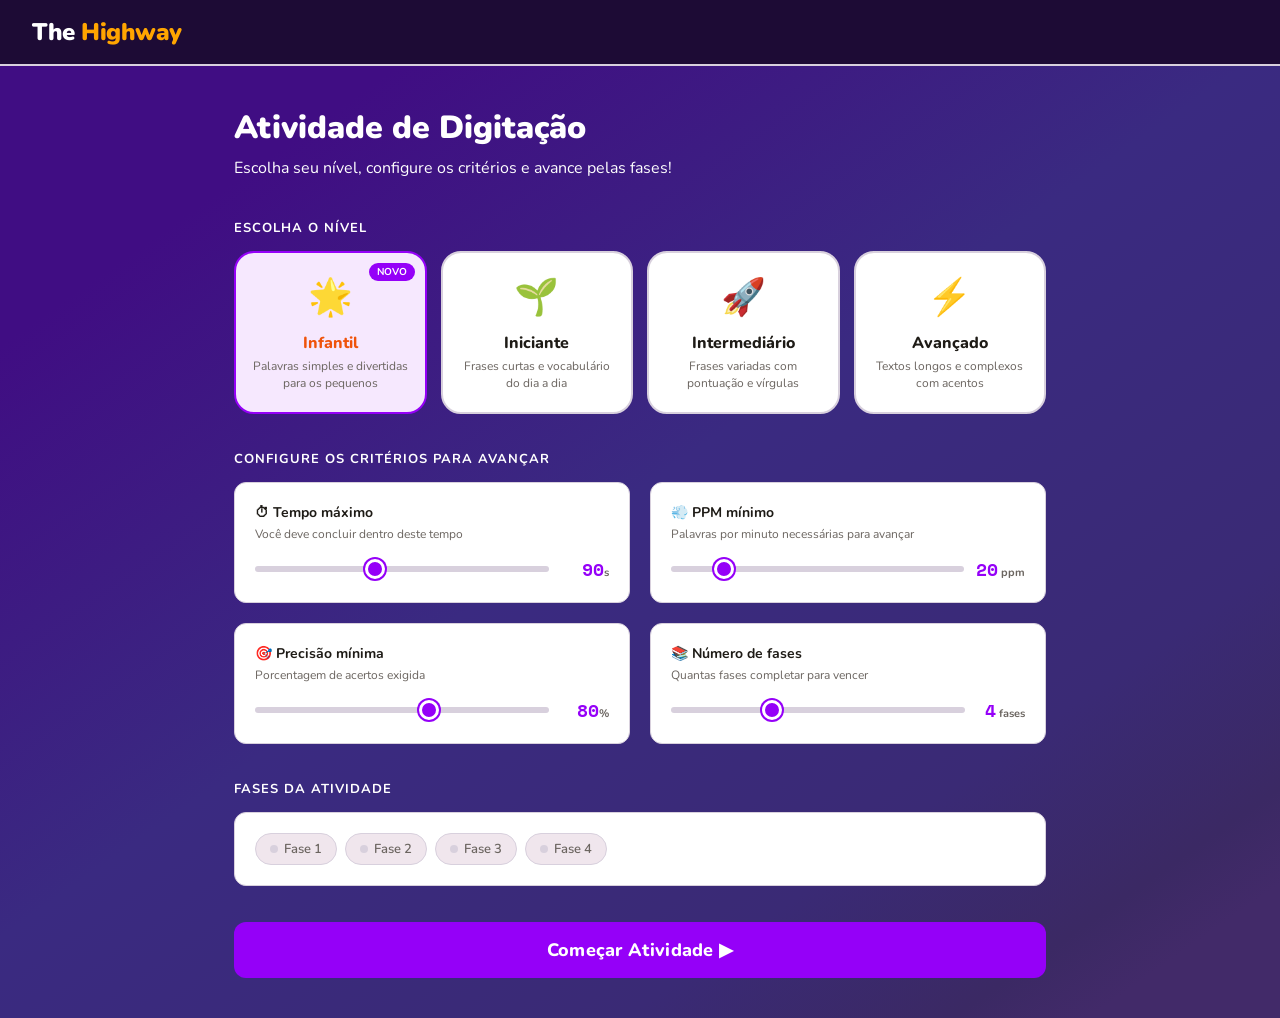
<file: Digfacil/Dig.html>
<!DOCTYPE html>
<html lang="pt-BR">
<head>
<meta charset="UTF-8">
<meta name="viewport" content="width=device-width, initial-scale=1.0">
<title>The Highway — Atividade de Digitação</title>
<link rel="preconnect" href="https://fonts.googleapis.com">
<link href="https://fonts.googleapis.com/css2?family=Nunito:wght@400;600;700;800;900&family=Space+Mono:wght@400;700&display=swap" rel="stylesheet">
<link rel="stylesheet" href="index.css">
</head>
<body>

<header class="header">
  <div class="logo"><span style="color: rgb(255, 255, 255);">The </span><span style="color: orange;">Highway</span></div>
  <div class="badge-level" id="badgeLevel">Iniciante</div>
</header>

<!-- SETUP SCREEN -->
<div class="screen active" id="screenSetup">
  <div class="setup-wrap">
    <h1 class="setup-title">Atividade de Digitação</h1>
    <p class="setup-sub">Escolha seu nível, configure os critérios e avance pelas fases!</p>

    <div class="section-label">Escolha o nível</div>
    <div class="levels-grid">
      <div class="level-card selected" data-level="infantil" onclick="selectLevel(this)">
        <div class="lc-badge">NOVO</div>
        <div class="lc-icon">🌟</div>
        <div class="lc-name">Infantil</div>
        <div class="lc-desc">Palavras simples e divertidas para os pequenos</div>
      </div>
      <div class="level-card" data-level="iniciante" onclick="selectLevel(this)">
        <div class="lc-icon">🌱</div>
        <div class="lc-name">Iniciante</div>
        <div class="lc-desc">Frases curtas e vocabulário do dia a dia</div>
      </div>
      <div class="level-card" data-level="intermediario" onclick="selectLevel(this)">
        <div class="lc-icon">🚀</div>
        <div class="lc-name">Intermediário</div>
        <div class="lc-desc">Frases variadas com pontuação e vírgulas</div>
      </div>
      <div class="level-card" data-level="avancado" onclick="selectLevel(this)">
        <div class="lc-icon">⚡</div>
        <div class="lc-name">Avançado</div>
        <div class="lc-desc">Textos longos e complexos com acentos</div>
      </div>
    </div>

    <div class="section-label">Configure os critérios para avançar</div>
    <div class="config-grid">
      <div class="config-card">
        <div class="config-card-title">⏱ Tempo máximo</div>
        <div class="config-card-sub">Você deve concluir dentro deste tempo</div>
        <div class="slider-row">
          <input type="range" id="sliderTime" min="30" max="180" step="10" value="90" oninput="updateSliders()">
          <div class="slider-val" id="valTime">90<span class="stat-unit">s</span></div>
        </div>
      </div>
      <div class="config-card">
        <div class="config-card-title">💨 PPM mínimo</div>
        <div class="config-card-sub">Palavras por minuto necessárias para avançar</div>
        <div class="slider-row">
          <input type="range" id="sliderPPM" min="5" max="100" step="5" value="20" oninput="updateSliders()">
          <div class="slider-val" id="valPPM">20<span class="stat-unit"> ppm</span></div>
        </div>
      </div>
      <div class="config-card">
        <div class="config-card-title">🎯 Precisão mínima</div>
        <div class="config-card-sub">Porcentagem de acertos exigida</div>
        <div class="slider-row">
          <input type="range" id="sliderAcc" min="50" max="100" step="5" value="80" oninput="updateSliders()">
          <div class="slider-val" id="valAcc">80<span class="stat-unit">%</span></div>
        </div>
      </div>
      <div class="config-card">
        <div class="config-card-title">📚 Número de fases</div>
        <div class="config-card-sub">Quantas fases completar para vencer</div>
        <div class="slider-row">
          <input type="range" id="sliderPhases" min="2" max="8" step="1" value="4" oninput="updateSliders()">
          <div class="slider-val" id="valPhases">4<span class="stat-unit"> fases</span></div>
        </div>
      </div>
    </div>

    <div class="section-label">Fases da atividade</div>
    <div class="phases-preview">
      <div class="phases-row" id="phasesPreview"></div>
    </div>

    <button class="btn-start" onclick="startGame()">Começar Atividade ▶</button>
  </div>
</div>

<!-- GAME SCREEN -->
<div class="screen" id="screenGame">
  <div class="game-wrap">
    <div class="progress-top">
      <div class="phase-label" id="phaseLabel">Fase 1 de 4</div>
      <div class="progress-track"><div class="progress-fill" id="progressFill" style="width:0%"></div></div>
    </div>

    <div class="stats-row">
      <div class="stat-card">
        <div class="stat-label">Tempo</div>
        <div class="stat-val" id="statTime">00:00</div>
      </div>
      <div class="stat-card">
        <div class="stat-label">PPM</div>
        <div class="stat-val" id="statPPM">0</div>
        <div class="stat-unit">palavras/min</div>
      </div>
      <div class="stat-card">
        <div class="stat-label">Precisão</div>
        <div class="stat-val" id="statAcc">—</div>
      </div>
      <div class="stat-card">
        <div class="stat-label">Erros</div>
        <div class="stat-val" id="statErr">0</div>
      </div>
    </div>

    <div class="criteria-row">
      <div class="crit-badge pending" id="critTime">
        <span class="crit-icon">⏱</span>
        <span id="critTimeText">Tempo: —</span>
      </div>
      <div class="crit-badge pending" id="critPPM">
        <span class="crit-icon">💨</span>
        <span id="critPPMText">PPM: —</span>
      </div>
      <div class="crit-badge pending" id="critAccBadge">
        <span class="crit-icon">🎯</span>
        <span id="critAccText">Precisão: —</span>
      </div>
    </div>

    <div class="feedback-banner" id="feedbackBanner">
      <span id="feedbackIcon">✅</span>
      <span id="feedbackMsg"></span>
    </div>

    <div class="typing-card">
      <div class="text-display" id="textDisplay"></div>
      <textarea class="type-input" id="typeInput" rows="2"
        placeholder="Clique aqui e comece a digitar..."
        oninput="handleInput()"
        onkeydown="handleKeydown(event)"
        autocomplete="off" autocorrect="off" autocapitalize="off" spellcheck="false"></textarea>
      <div class="input-hint" id="inputHint">Pressione <strong>Enter</strong> para confirmar quando terminar</div>
    </div>

    <button class="btn-secondary" onclick="backToSetup()" style="font-size:14px; padding:10px 20px;">← Voltar ao Menu</button>
  </div>
</div>

<!-- RESULT SCREEN -->
<div class="screen" id="screenResult">
  <div class="result-wrap">
    <div class="trophy" id="resultTrophy">🏆</div>
    <div class="result-title" id="resultTitle">Parabéns!</div>
    <div class="result-sub" id="resultSub">Você completou todas as fases com sucesso!</div>

    <div class="result-stats">
      <div class="rs-card">
        <div class="rs-val" id="resPPM">—</div>
        <div class="rs-label">Melhor PPM</div>
      </div>
      <div class="rs-card">
        <div class="rs-val" id="resAcc">—</div>
        <div class="rs-label">Precisão média</div>
      </div>
      <div class="rs-card">
        <div class="rs-val" id="resPhases">—</div>
        <div class="rs-label">Fases concluídas</div>
      </div>
    </div>

    <div class="phases-summary" id="phasesSummary"></div>

    <button class="btn-secondary" onclick="backToSetup()">🔄 Jogar novamente</button>
    <button class="btn-start" style="width:auto; padding:14px 32px;" onclick="startGame()">▶ Repetir nível</button>
  </div>
</div>

<script>
// ===================== TEXTS =====================
const TEXTS = {
  infantil: [
    "o gato bebe leite",
    "o sol é amarelo",
    "eu gosto de bolo",
    "a bola é redonda",
    "o pato nada no lago",
    "minha mãe me ama",
    "o cão late alto",
    "eu como maçã",
    "a lua brilha à noite",
    "o peixe vive no mar",
  ],
  iniciante: [
    "o dia estava ensolarado e agradável",
    "gosto muito de ler livros interessantes",
    "a criança brincou no parque hoje",
    "vamos tomar sorvete depois do almoço",
    "o cachorro corre pelo quintal feliz",
    "ela bebeu um copo de água gelada",
    "hoje choveu bastante na cidade",
    "meu amigo é muito legal e divertido",
  ],
  intermediario: [
    "A tecnologia transformou a maneira como nos comunicamos no mundo moderno.",
    "Estudar todos os dias é fundamental para alcançar seus objetivos de vida.",
    "O Brasil é um país de grande diversidade cultural, histórica e natural.",
    "Praticar esportes regularmente traz muitos benefícios para a saúde física.",
    "A leitura amplia o vocabulário e desenvolve o pensamento crítico das pessoas.",
    "Cada pessoa tem sua própria forma de aprender e encarar os desafios.",
  ],
  avancado: [
    "A inteligência artificial está revolucionando diversos setores da economia global, criando novas oportunidades e desafios para profissionais de todas as áreas.",
    "O desenvolvimento sustentável requer equilíbrio entre crescimento econômico, preservação ambiental e justiça social para as gerações presentes e futuras.",
    "As descobertas científicas dos últimos séculos transformaram profundamente nossa compreensão do universo, da vida e da natureza humana.",
    "A educação de qualidade é o alicerce de uma sociedade mais justa, igualitária e capaz de enfrentar os complexos desafios contemporâneos.",
  ]
};

// ===================== STATE =====================
let cfg = { level:'infantil', time:90, ppm:20, acc:80, phases:4 };
let state = {
  phase: 0,
  currentText: '',
  typed: '',
  started: false,
  startTs: 0,
  elapsed: 0,
  timer: null,
  errors: 0,
  totalChars: 0,
  wrongChars: 0,
  phaseResults: [],
  usedTexts: [],
};

// ===================== SETUP =====================
function selectLevel(el) {
  document.querySelectorAll('.level-card').forEach(c => c.classList.remove('selected'));
  el.classList.add('selected');
  cfg.level = el.dataset.level;
}

function updateSliders() {
  cfg.time   = +document.getElementById('sliderTime').value;
  cfg.ppm    = +document.getElementById('sliderPPM').value;
  cfg.acc    = +document.getElementById('sliderAcc').value;
  cfg.phases = +document.getElementById('sliderPhases').value;

  document.getElementById('valTime').innerHTML   = cfg.time + '<span class="stat-unit">s</span>';
  document.getElementById('valPPM').innerHTML    = cfg.ppm  + '<span class="stat-unit"> ppm</span>';
  document.getElementById('valAcc').innerHTML    = cfg.acc  + '<span class="stat-unit">%</span>';
  document.getElementById('valPhases').innerHTML = cfg.phases + '<span class="stat-unit"> fases</span>';

  renderPhasesPreview();
}

function renderPhasesPreview() {
  const row = document.getElementById('phasesPreview');
  row.innerHTML = '';
  for (let i = 1; i <= cfg.phases; i++) {
    row.innerHTML += `<div class="phase-pip"><div class="dot"></div>Fase ${i}</div>`;
  }
}

function backToSetup() {
  clearInterval(state.timer);
  showScreen('screenSetup');
  document.getElementById('badgeLevel').style.display = 'none';
}

// ===================== GAME =====================
function startGame() {
  // read current slider values
  cfg.time   = +document.getElementById('sliderTime').value;
  cfg.ppm    = +document.getElementById('sliderPPM').value;
  cfg.acc    = +document.getElementById('sliderAcc').value;
  cfg.phases = +document.getElementById('sliderPhases').value;

  state = {
    phase: 0,
    currentText: '',
    typed: '',
    started: false,
    startTs: 0,
    elapsed: 0,
    timer: null,
    errors: 0,
    totalChars: 0,
    wrongChars: 0,
    phaseResults: [],
    usedTexts: [],
  };

  const badge = document.getElementById('badgeLevel');
  badge.style.display = 'flex';
  badge.textContent = { infantil:'🌟 Infantil', iniciante:'🌱 Iniciante', intermediario:'🚀 Intermediário', avancado:'⚡ Avançado' }[cfg.level];

  showScreen('screenGame');
  loadPhase();
}

function getNextText() {
  const pool = TEXTS[cfg.level];
  const available = pool.filter(t => !state.usedTexts.includes(t));
  if (available.length === 0) { state.usedTexts = []; return pool[Math.floor(Math.random()*pool.length)]; }
  const t = available[Math.floor(Math.random()*available.length)];
  state.usedTexts.push(t);
  return t;
}

function loadPhase() {
  clearInterval(state.timer);
  state.currentText = getNextText();
  state.typed = '';
  state.started = false;
  state.elapsed = 0;
  state.errors = 0;
  state.totalChars = 0;
  state.wrongChars = 0;

  const phaseNum = state.phase + 1;
  document.getElementById('phaseLabel').textContent = `Fase ${phaseNum} de ${cfg.phases}`;
  document.getElementById('progressFill').style.width = ((state.phase / cfg.phases) * 100) + '%';

  renderText();
  updateStats();
  resetCriteria();
  hideFeedback();

  const inp = document.getElementById('typeInput');
  inp.value = '';
  inp.classList.remove('has-error');
  inp.disabled = false;
  inp.focus();

  document.getElementById('inputHint').textContent = 'Clique aqui e comece a digitar...';
}

function renderText() {
  const display = document.getElementById('textDisplay');
  const target = state.currentText;
  const typed  = state.typed;
  let html = '';

  for (let i = 0; i < target.length; i++) {
    if (i < typed.length) {
      if (typed[i] === target[i]) {
        html += `<span class="char-correct">${esc(target[i])}</span>`;
      } else {
        html += `<span class="char-wrong">${esc(target[i])}</span>`;
      }
    } else if (i === typed.length) {
      html += `<span class="char-cursor">${esc(target[i])}</span>`;
    } else {
      html += `<span class="char-pending">${esc(target[i])}</span>`;
    }
  }
  display.innerHTML = html;
}

function esc(c) {
  return c === ' ' ? '&nbsp;' : c === '<' ? '&lt;' : c === '>' ? '&gt;' : c;
}

function handleInput() {
  const inp = document.getElementById('typeInput');
  const val = inp.value;

  if (!state.started && val.length > 0) {
    state.started = true;
    state.startTs = Date.now();
    startTimer();
    document.getElementById('inputHint').textContent = 'Pressione Enter para confirmar quando terminar';
  }

  const target = state.currentText;
  const prev = state.typed;
  state.typed = val;

  // Count errors on new chars
  for (let i = prev.length; i < val.length; i++) {
    if (i < target.length) {
      state.totalChars++;
      if (val[i] !== target[i]) state.wrongChars++;
    }
  }

  // has-error class if current char wrong
  const pos = val.length - 1;
  if (val.length > 0 && pos < target.length && val[pos] !== target[pos]) {
    inp.classList.add('has-error');
  } else {
    inp.classList.remove('has-error');
  }

  renderText();
  updateStats();
}

function handleKeydown(e) {
  if (e.key === 'Enter') {
    e.preventDefault();
    submitPhase();
  }
}

function startTimer() {
  state.timer = setInterval(() => {
    state.elapsed = (Date.now() - state.startTs) / 1000;
    updateStats();
    if (state.elapsed > cfg.time + 5) {
      clearInterval(state.timer);
    }
  }, 200);
}

function updateStats() {
  const elapsed = state.elapsed;
  const elapsedMin = elapsed / 60;
  const typed = state.typed;
  const target = state.currentText;

  // PPM
  const wordsTyped = typed.trim().split(/\s+/).filter(w=>w).length;
  const ppm = elapsedMin > 0 ? Math.round(wordsTyped / elapsedMin) : 0;

  // Accuracy
  let acc = 100;
  if (state.totalChars > 0) {
    acc = Math.round(((state.totalChars - state.wrongChars) / state.totalChars) * 100);
  }

  // Time display
  const m = Math.floor(elapsed / 60);
  const s = Math.floor(elapsed % 60);
  const timeStr = `${String(m).padStart(2,'0')}:${String(s).padStart(2,'0')}`;

  document.getElementById('statTime').textContent = timeStr;
  document.getElementById('statPPM').textContent  = ppm;
  document.getElementById('statAcc').textContent  = state.totalChars > 0 ? acc + '%' : '—';
  document.getElementById('statErr').textContent  = state.wrongChars;

  // Color PPM
  const ppmEl = document.getElementById('statPPM');
  ppmEl.className = 'stat-val' + (ppm >= cfg.ppm ? ' good' : ppm > 0 ? ' warn' : '');

  // Color Acc
  const accEl = document.getElementById('statAcc');
  accEl.className = 'stat-val' + (acc >= cfg.acc ? ' good' : state.totalChars > 0 ? ' warn' : '');

  // Criteria live
  if (state.started) {
    const timeOk = elapsed <= cfg.time;
    const ppmOk  = ppm >= cfg.ppm;
    const accOk  = acc >= cfg.acc;

    setCrit('critTime', timeOk, `Tempo: ${Math.round(elapsed)}/${cfg.time}s`);
    setCrit('critPPM',  ppmOk,  `PPM: ${ppm}/${cfg.ppm}`);
    setCrit('critAccBadge', accOk, `Precisão: ${acc}%/${cfg.acc}%`);
  }
}

function setCrit(id, ok, text) {
  const el = document.getElementById(id);
  const textId = id === 'critTime' ? 'critTimeText' : id === 'critPPM' ? 'critPPMText' : 'critAccText';
  document.getElementById(textId).textContent = text;
  el.className = 'crit-badge ' + (ok ? 'ok' : 'fail');
}

function resetCriteria() {
  ['critTime','critPPM','critAccBadge'].forEach(id => {
    document.getElementById(id).className = 'crit-badge pending';
  });
  document.getElementById('critTimeText').textContent = 'Tempo: —';
  document.getElementById('critPPMText').textContent  = 'PPM: —';
  document.getElementById('critAccText').textContent  = 'Precisão: —';
}

function submitPhase() {
  if (!state.started) return;
  clearInterval(state.timer);

  const elapsed = state.elapsed;
  const typed   = state.typed;
  const target  = state.currentText;

  const wordsTyped = typed.trim().split(/\s+/).filter(w=>w).length;
  const ppm = elapsed > 0 ? Math.round(wordsTyped / (elapsed / 60)) : 0;
  const acc = state.totalChars > 0 ? Math.round(((state.totalChars - state.wrongChars) / state.totalChars) * 100) : 0;
  const completed = typed.trim().toLowerCase() === target.trim().toLowerCase();

  const timeOk = elapsed <= cfg.time;
  const ppmOk  = ppm >= cfg.ppm;
  const accOk  = acc >= cfg.acc;
  const pass = timeOk && ppmOk && accOk && completed;

  state.phaseResults.push({ phase: state.phase+1, ppm, acc, elapsed: Math.round(elapsed), pass });

  document.getElementById('typeInput').disabled = true;

  if (pass) {
    state.phase++;
    if (state.phase >= cfg.phases) {
      showFeedback('success', '🏆 Atividade concluída! Você superou todos os critérios!');
      setTimeout(() => showResult(true), 1800);
    } else {
      showFeedback('success', `✅ Fase ${state.phase} concluída! Preparando próxima fase...`);
      setTimeout(() => loadPhase(), 2200);
    }
  } else {
    let reason = [];
    if (!completed) reason.push('texto incompleto ou incorreto');
    if (!timeOk)    reason.push(`tempo excedido (${Math.round(elapsed)}s > ${cfg.time}s)`);
    if (!ppmOk)     reason.push(`PPM abaixo do mínimo (${ppm} < ${cfg.ppm})`);
    if (!accOk)     reason.push(`precisão insuficiente (${acc}% < ${cfg.acc}%)`);
    showFeedback('fail', `❌ Tente novamente: ${reason.join(', ')}.`);
    setTimeout(() => { hideFeedback(); loadPhase(); }, 2800);
  }
}

function showFeedback(type, msg) {
  const b = document.getElementById('feedbackBanner');
  b.className = 'feedback-banner ' + type;
  document.getElementById('feedbackMsg').textContent = msg;
}
function hideFeedback() {
  document.getElementById('feedbackBanner').className = 'feedback-banner';
}

// ===================== RESULT =====================
function showResult(win) {
  const results = state.phaseResults;
  const bestPPM = results.length ? Math.max(...results.map(r=>r.ppm)) : 0;
  const avgAcc  = results.length ? Math.round(results.reduce((s,r)=>s+r.acc,0)/results.length) : 0;
  const done    = results.filter(r=>r.pass).length;

  document.getElementById('resPPM').textContent    = bestPPM + ' ppm';
  document.getElementById('resAcc').textContent    = avgAcc + '%';
  document.getElementById('resPhases').textContent = `${done}/${cfg.phases}`;

  document.getElementById('resultTrophy').textContent = win ? '🏆' : '💪';
  document.getElementById('resultTitle').textContent  = win ? 'Parabéns!' : 'Bom esforço!';
  document.getElementById('resultSub').textContent    = win
    ? 'Você completou todas as fases com sucesso!'
    : `Você completou ${done} de ${cfg.phases} fases. Continue praticando!`;

  const summary = document.getElementById('phasesSummary');
  summary.innerHTML = results.map(r =>
    `<div class="ps-item" style="background:${r.pass?'var(--green-light)':'var(--red-light)'}; color:${r.pass?'var(--green)':'var(--red)'}; border-color:${r.pass?'#A8D9B8':'#F5BABA'}">
      ${r.pass?'✅':'❌'} Fase ${r.phase}: ${r.ppm} ppm · ${r.acc}% · ${r.elapsed}s
    </div>`
  ).join('');

  showScreen('screenResult');
}

// ===================== UTILS =====================
function showScreen(id) {
  document.querySelectorAll('.screen').forEach(s => s.classList.remove('active'));
  document.getElementById(id).classList.add('active');
}

// INIT
updateSliders();
</script>
</body>
</html>
</file>
<file: Ditado/style.css>
@import url('https://fonts.googleapis.com/css2?family=Barlow+Condensed:wght@400;600;700;800&family=Barlow:wght@400;500;600&display=swap');

:root {
    --primary-purple: #4c1d95;
    --dark-purple: #1e1b4b;
    --deep-bg: #0f172a;
    --mid-purple: #312e81;
    --light-purple: #8b5cf6;
    --orange: #f97316;
    --orange-glow: #fb923c;
    --white: #f8fafc;
    --text-muted: #94a3b8;
    --text-dim: #64748b;
    --correct: #22c55e;
    --incorrect: #ef4444;
    --grid-color: rgba(139, 92, 246, 0.05);
}

* {
    box-sizing: border-box;
}

body {
    font-family: 'Barlow', sans-serif;
    background-color: var(--deep-bg);
    margin: 0;
    display: flex;
    flex-direction: column;
    min-height: 100vh;
    color: var(--white);
    background-image:
        linear-gradient(var(--grid-color) 1px, transparent 1px),
        linear-gradient(90deg, var(--grid-color) 1px, transparent 1px);
    background-size: 40px 40px;
}

header {
    background: rgba(30, 27, 75, 0.8);
    backdrop-filter: blur(8px);
    padding: 1.5rem 2rem;
    text-align: center;
    border-bottom: 2px solid var(--primary-purple);
}

.logo {
    font-family: 'Barlow Condensed', sans-serif;
    font-size: 2.5rem;
    font-weight: 800;
    letter-spacing: 2px;
}

.logo .the {
    color: var(--white);
}

.logo .highway {
    color: var(--orange);
    text-shadow: 0 0 15px rgba(249, 115, 22, 0.4);
}

main {
    flex: 1;
    display: flex;
    justify-content: center;
    align-items: center;
    padding: 20px;
}

.container {
    background: rgba(30, 27, 75, 0.6);
    padding: 40px;
    border-radius: 20px;
    border: 1px solid rgba(139, 92, 246, 0.2);
    box-shadow: 0 25px 50px -12px rgba(0, 0, 0, 0.5);
    max-width: 900px;
    width: 100%;
}

.game-header {
    text-align: center;
    margin-bottom: 30px;
}

.game-header h1 {
    font-family: 'Barlow Condensed', sans-serif;
    font-size: 2rem;
    margin: 0;
}

.game-header h1 span {
    color: var(--orange);
}

.stats {
    display: grid;
    grid-template-columns: repeat(auto-fit, minmax(120px, 1fr));
    gap: 15px;
    margin-bottom: 30px;
}

.stat-box {
    background: rgba(15, 23, 42, 0.6);
    padding: 15px;
    border-radius: 12px;
    border: 1px solid rgba(139, 92, 246, 0.1);
    text-align: center;
}

.stat-box .label {
    display: block;
    font-size: 0.75rem;
    color: var(--text-muted);
    text-transform: uppercase;
    letter-spacing: 1px;
    margin-bottom: 5px;
}

.stat-box span:not(.label) {
    font-family: 'Barlow Condensed', sans-serif;
    font-size: 2.2rem;
    font-weight: 700;
}

.goal-box {
    border-color: rgba(249, 115, 22, 0.3);
}

.goal-box span:not(.label) {
    color: var(--orange);
}

.track {
    height: 60px;
    background: #020617;
    border-radius: 30px;
    position: relative;
    margin-bottom: 30px;
    border: 2px solid var(--mid-purple);
    overflow: hidden;
}

.track::after {
    content: '';
    position: absolute;
    top: 50%;
    left: 0;
    right: 0;
    height: 2px;
    background: repeating-linear-gradient(90deg, transparent, transparent 20px, var(--mid-purple) 20px, var(--mid-purple) 40px);
}

.car {
    font-size: 2rem;
    position: absolute;
    top: 50%;
    transform: translateY(-50%) scaleX(-1);
    left: 0;
    z-index: 2;
    transition: left 0.2s ease;
}

.text-display {
    font-size: 1.4rem;
    line-height: 1.6;
    padding: 25px;
    background: rgba(15, 23, 42, 0.4);
    border-radius: 15px;
    margin-bottom: 25px;
    min-height: 100px;
}

.text-display span {
    color: var(--text-dim);
}

.text-display .correct {
    color: var(--white);
}

.text-display .incorrect {
    color: var(--incorrect);
    text-decoration: underline;
}

.text-display .current {
    border-bottom: 3px solid var(--orange);
}

.controls-row {
    display: flex;
    justify-content: space-between;
    align-items: center;
    margin-bottom: 20px;
    gap: 20px;
}

.voice-selector {
    flex: 1;
    display: flex;
    align-items: center;
    gap: 10px;
}

.voice-selector select {
    flex: 1;
    background: var(--dark-purple);
    color: var(--white);
    border: 1px solid var(--primary-purple);
    padding: 8px;
    border-radius: 5px;
    outline: none;
}

#listen-btn {
    background: transparent;
    color: var(--orange);
    border: 1px solid var(--orange);
    padding: 8px 20px;
    border-radius: 5px;
    cursor: pointer;
    font-weight: 600;
    transition: 0.3s;
}

#listen-btn:hover {
    background: var(--orange);
    color: var(--white);
}

.input-area {
    display: flex;
    gap: 15px;
}

#typing-input {
    flex: 1;
    padding: 15px;
    border-radius: 10px;
    border: 2px solid var(--mid-purple);
    background: var(--dark-purple);
    color: var(--white);
    font-size: 1.1rem;
    outline: none;
}

#typing-input:focus {
    border-color: var(--orange);
}

#reset-btn {
    padding: 0 30px;
    background: var(--primary-purple);
    color: var(--white);
    border: none;
    border-radius: 10px;
    cursor: pointer;
    font-weight: 700;
    text-transform: uppercase;
    transition: 0.3s;
}

#reset-btn:hover {
    background: var(--light-purple);
}

.message-display {
    margin-top: 20px;
    text-align: center;
    font-weight: 600;
    min-height: 24px;
}

.success-msg { color: var(--correct); }
.error-msg { color: var(--incorrect); }
</file>
<file: Fileiras/css/styles.css>
/* ============================================
   THE HIGHWAY - CYBERPUNK MINIMALISTA DESIGN
   HTML/CSS/JavaScript Version
   ============================================ */

/* ============ CSS VARIABLES ============ */
:root {
    /* Colors - Cyberpunk Minimalista */
    --bg-primary: #0a0e27;
    --bg-secondary: #1a1f3a;
    --bg-tertiary: #2d3748;
    
    --text-primary: #e5e7eb;
    --text-secondary: #9ca3af;
    --text-muted: #6b7280;
    
    --color-primary: #ff6b35;
    --color-secondary: #7c3aed;
    --color-accent: #06b6d4;
    --color-error: #ef4444;
    --color-success: #22c55e;
    
    --border-color: #2d3748;
    --input-bg: #1f2937;
    
    /* Typography */
    --font-display: 'Space Mono', monospace;
    --font-body: 'Inter', sans-serif;
    --font-mono: 'JetBrains Mono', monospace;
    
    /* Spacing */
    --spacing-xs: 0.25rem;
    --spacing-sm: 0.5rem;
    --spacing-md: 1rem;
    --spacing-lg: 1.5rem;
    --spacing-xl: 2rem;
    --spacing-2xl: 3rem;
    
    /* Border Radius */
    --radius-sm: 0.375rem;
    --radius-md: 0.65rem;
    --radius-lg: 1rem;
    
    /* Shadows */
    --shadow-sm: 0 1px 2px rgba(0, 0, 0, 0.05);
    --shadow-md: 0 4px 6px rgba(0, 0, 0, 0.1);
    --shadow-lg: 0 10px 15px rgba(0, 0, 0, 0.1);
    --shadow-glow: 0 0 20px rgba(255, 107, 53, 0.3);
    
    /* Transitions */
    --transition-fast: 150ms cubic-bezier(0.23, 1, 0.32, 1);
    --transition-normal: 250ms cubic-bezier(0.23, 1, 0.32, 1);
}

/* Light Theme */
.light-theme {
    --bg-primary: #ffffff;
    --bg-secondary: #f9fafb;
    --bg-tertiary: #f3f4f6;
    
    --text-primary: #1f2937;
    --text-secondary: #6b7280;
    --text-muted: #9ca3af;
    
    --border-color: #e5e7eb;
    --input-bg: #f3f4f6;
}

/* ============ RESET & BASE STYLES ============ */
* {
    margin: 0;
    padding: 0;
    box-sizing: border-box;
}

html {
    scroll-behavior: smooth;
}

body {
    font-family: var(--font-body);
    background-color: var(--bg-primary);
    color: var(--text-primary);
    line-height: 1.6;
    transition: background-color var(--transition-normal), color var(--transition-normal);
}

/* ============ TYPOGRAPHY ============ */
h1, h2, h3, h4, h5, h6 {
    font-family: var(--font-display);
    font-weight: 700;
    letter-spacing: -0.02em;
}

h1 { font-size: 2.5rem; }
h2 { font-size: 2rem; }
h3 { font-size: 1.5rem; }
h4 { font-size: 1.25rem; }

p {
    font-size: 1rem;
    color: var(--text-secondary);
}

/* ============ CONTAINER ============ */
.container {
    width: 100%;
    max-width: 1280px;
    margin: 0 auto;
    padding: 0 var(--spacing-md);
}

@media (min-width: 640px) {
    .container {
        padding: 0 var(--spacing-lg);
    }
}

@media (min-width: 1024px) {
    .container {
        padding: 0 var(--spacing-xl);
    }
}

/* ============ HEADER ============ */
.header {
    border-bottom: 1px solid var(--border-color);
    background-color: var(--bg-primary);
    backdrop-filter: blur(10px);
    position: sticky;
    top: 0;
    z-index: 50;
    padding: var(--spacing-md) 0;
}

.header-content {
    display: flex;
    align-items: center;
    justify-content: space-between;
}

.logo-section {
    display: flex;
    align-items: center;
    gap: var(--spacing-md);
}

.logo {
    height: 2.5rem;
    width: auto;
}

.logo-text {
    display: none;
}

.site-title {
    font-size: 1.125rem;
    margin: 0;
}

.site-subtitle {
    font-size: 0.75rem;
    color: var(--text-muted);
    margin: 0;
}

@media (min-width: 640px) {
    .logo-text {
        display: block;
    }
}

.theme-toggle {
    background: none;
    border: 1px solid var(--border-color);
    color: var(--text-primary);
    width: 2.5rem;
    height: 2.5rem;
    border-radius: var(--radius-md);
    cursor: pointer;
    font-size: 1.25rem;
    transition: all var(--transition-fast);
    display: flex;
    align-items: center;
    justify-content: center;
}

.theme-toggle:hover {
    border-color: var(--color-primary);
    color: var(--color-primary);
}

/* ============ HERO SECTION ============ */
.hero {
    text-align: center;
    padding: var(--spacing-2xl) 0;
    margin-bottom: var(--spacing-2xl);
}

.hero h2 {
    font-size: 2.5rem;
    margin-bottom: var(--spacing-md);
}

.hero .highlight {
    color: var(--color-primary);
}

.hero p {
    font-size: 1.125rem;
    max-width: 42rem;
    margin: 0 auto;
    color: var(--text-secondary);
}

@media (min-width: 768px) {
    .hero h2 {
        font-size: 3rem;
    }
}

/* ============ TABS NAVIGATION ============ */
.tabs-nav {
    display: flex;
    gap: var(--spacing-sm);
    margin-bottom: var(--spacing-lg);
    overflow-x: auto;
    padding-bottom: var(--spacing-sm);
}

.tab-btn {
    padding: var(--spacing-sm) var(--spacing-lg);
    border: 1px solid var(--border-color);
    background-color: transparent;
    color: var(--text-primary);
    border-radius: var(--radius-md);
    cursor: pointer;
    font-family: var(--font-body);
    font-size: 0.95rem;
    white-space: nowrap;
    transition: all var(--transition-fast);
}

.tab-btn:hover {
    border-color: var(--color-primary);
    color: var(--color-primary);
}

.tab-btn.active {
    background-color: var(--color-primary);
    color: var(--bg-primary);
    border-color: var(--color-primary);
    box-shadow: var(--shadow-glow);
}

/* ============ TAB DESCRIPTION ============ */
.tab-description {
    padding: var(--spacing-md);
    background-color: var(--bg-secondary);
    border: 1px solid var(--border-color);
    border-radius: var(--radius-md);
    margin-bottom: var(--spacing-lg);
    color: var(--text-primary);
}

/* ============ MODE SELECTOR ============ */
.mode-selector {
    display: flex;
    gap: var(--spacing-sm);
    margin-bottom: var(--spacing-lg);
    overflow-x: auto;
    padding-bottom: var(--spacing-sm);
}

.mode-btn {
    padding: var(--spacing-sm) var(--spacing-md);
    border: 1px solid var(--border-color);
    background-color: transparent;
    color: var(--text-primary);
    border-radius: var(--radius-md);
    cursor: pointer;
    font-size: 0.875rem;
    white-space: nowrap;
    transition: all var(--transition-fast);
}

.mode-btn:hover {
    border-color: var(--color-secondary);
}

.mode-btn.active {
    background-color: var(--color-secondary);
    color: white;
    border-color: var(--color-secondary);
}

/* ============ CONTENT GRID ============ */
.content-grid {
    display: grid;
    grid-template-columns: 1fr;
    gap: var(--spacing-xl);
    margin-bottom: var(--spacing-2xl);
}

@media (min-width: 1024px) {
    .content-grid {
        grid-template-columns: 2fr 1fr;
    }
}

/* ============ TRAINING SECTION ============ */
.training-section {
    display: flex;
    flex-direction: column;
    gap: var(--spacing-lg);
}

/* Difficulty Selector */
.difficulty-selector {
    display: flex;
    gap: var(--spacing-sm);
}

.difficulty-btn {
    flex: 1;
    padding: var(--spacing-sm) var(--spacing-md);
    border: 1px solid var(--border-color);
    background-color: transparent;
    color: var(--text-primary);
    border-radius: var(--radius-md);
    cursor: pointer;
    font-size: 0.875rem;
    transition: all var(--transition-fast);
}

.difficulty-btn:hover {
    border-color: var(--color-primary);
}

.difficulty-btn.active {
    background-color: var(--color-primary);
    color: var(--bg-primary);
    border-color: var(--color-primary);
}

/* Training Card */
.training-card {
    background-color: var(--bg-secondary);
    border: 1px solid var(--border-color);
    border-radius: var(--radius-md);
    padding: var(--spacing-lg);
    display: flex;
    flex-direction: column;
    gap: var(--spacing-md);
}

.training-text {
    font-family: var(--font-mono);
    font-size: 1.125rem;
    line-height: 1.8;
    color: var(--text-muted);
    word-break: break-all;
    min-height: 4rem;
    padding: var(--spacing-md);
    background-color: var(--input-bg);
    border-radius: var(--radius-md);
}

.training-text .correct {
    color: var(--color-accent);
    font-weight: 600;
}

.training-text .incorrect {
    color: var(--color-error);
    font-weight: 600;
}

/* Progress Bar */
.progress-bar {
    height: 0.5rem;
    background-color: var(--bg-tertiary);
    border-radius: 9999px;
    overflow: hidden;
}

.progress-fill {
    height: 100%;
    background: linear-gradient(90deg, var(--color-primary), var(--color-secondary));
    width: 0%;
    transition: width var(--transition-normal);
}

/* Training Input */
.training-input {
    padding: var(--spacing-md);
    background-color: var(--input-bg);
    border: 1px solid var(--border-color);
    color: var(--text-primary);
    border-radius: var(--radius-md);
    font-family: var(--font-mono);
    font-size: 1rem;
    transition: all var(--transition-fast);
}

.training-input:focus {
    outline: none;
    border-color: var(--color-primary);
    box-shadow: 0 0 0 3px rgba(255, 107, 53, 0.1);
}

.training-input::placeholder {
    color: var(--text-muted);
}

/* ============ STATISTICS GRID ============ */
.stats-grid {
    display: grid;
    grid-template-columns: repeat(auto-fit, minmax(150px, 1fr));
    gap: var(--spacing-md);
}

.stat-card {
    background-color: var(--bg-secondary);
    border: 1px solid var(--border-color);
    border-radius: var(--radius-md);
    padding: var(--spacing-md);
    text-align: center;
}

.stat-label {
    font-size: 0.875rem;
    color: var(--text-muted);
    margin-bottom: var(--spacing-sm);
}

.stat-value {
    font-family: var(--font-mono);
    font-size: 1.75rem;
    font-weight: 600;
    color: var(--color-primary);
}

.stat-card:nth-child(2) .stat-value {
    color: var(--color-accent);
}

.stat-card:nth-child(3) .stat-value {
    color: var(--color-error);
}

.stat-card:nth-child(4) .stat-value {
    color: var(--color-secondary);
}

/* ============ CONTROL BUTTONS ============ */
.control-buttons {
    display: flex;
    gap: var(--spacing-md);
    flex-wrap: wrap;
}

.btn {
    padding: var(--spacing-md) var(--spacing-lg);
    border: 1px solid var(--border-color);
    border-radius: var(--radius-md);
    cursor: pointer;
    font-family: var(--font-body);
    font-size: 0.95rem;
    font-weight: 500;
    transition: all var(--transition-fast);
    display: flex;
    align-items: center;
    justify-content: center;
    gap: var(--spacing-sm);
}

.btn:disabled {
    opacity: 0.5;
    cursor: not-allowed;
}

.btn-primary {
    background-color: var(--color-primary);
    color: var(--bg-primary);
    border-color: var(--color-primary);
    flex: 1;
    min-width: 150px;
}

.btn-primary:hover:not(:disabled) {
    background-color: #ff5520;
    box-shadow: var(--shadow-glow);
    transform: translateY(-2px);
}

.btn-primary:active:not(:disabled) {
    transform: translateY(0);
}

.btn-secondary {
    background-color: transparent;
    color: var(--text-primary);
    border-color: var(--border-color);
    flex: 1;
    min-width: 100px;
}

.btn-secondary:hover:not(:disabled) {
    border-color: var(--color-primary);
    color: var(--color-primary);
}

.btn-icon {
    width: 2.75rem;
    height: 2.75rem;
    padding: 0;
    font-size: 1.25rem;
}

/* ============ KEYBOARD SECTION ============ */
.keyboard-section {
    display: flex;
    flex-direction: column;
    gap: var(--spacing-lg);
}

.keyboard-card {
    background-color: var(--bg-secondary);
    border: 1px solid var(--border-color);
    border-radius: var(--radius-md);
    padding: var(--spacing-lg);
    display: flex;
    flex-direction: column;
    gap: var(--spacing-md);
}

.keyboard-title {
    font-size: 1.125rem;
    margin: 0;
}

.keyboard-description {
    font-size: 0.875rem;
    color: var(--text-muted);
    margin: 0;
}

/* Virtual Keyboard */
.virtual-keyboard {
    display: grid;
    grid-template-columns: repeat(auto-fit, minmax(40px, 1fr));
    gap: var(--spacing-sm);
    margin: var(--spacing-md) 0;
}

.key-item {
    display: flex;
    flex-direction: column;
    align-items: center;
    gap: var(--spacing-xs);
}

.key-btn {
    width: 100%;
    aspect-ratio: 1;
    background-color: var(--bg-tertiary);
    border: 1px solid var(--border-color);
    color: var(--text-muted);
    border-radius: var(--radius-sm);
    font-family: var(--font-mono);
    font-weight: 600;
    font-size: 0.875rem;
    cursor: default;
    transition: all var(--transition-fast);
    display: flex;
    align-items: center;
    justify-content: center;
}

.key-btn.active {
    background-color: var(--color-primary);
    color: var(--bg-primary);
    box-shadow: var(--shadow-glow);
    transform: scale(1.1);
}

.key-btn.current {
    background-color: var(--color-accent);
    color: var(--bg-primary);
    animation: pulse-glow 1s infinite;
}

.finger-label {
    font-size: 0.65rem;
    font-weight: 600;
    text-align: center;
    width: 100%;
    padding: var(--spacing-xs);
    border-radius: var(--radius-sm);
    color: white;
}

.finger-label.pinky { background-color: #ef4444; }
.finger-label.ring { background-color: #f97316; }
.finger-label.middle { background-color: #eab308; }
.finger-label.index { background-color: var(--color-accent); }

/* Finger Guide */
.finger-guide {
    padding: var(--spacing-md);
    background-color: var(--input-bg);
    border-radius: var(--radius-md);
}

.finger-guide h4 {
    font-size: 0.875rem;
    margin-bottom: var(--spacing-md);
    margin-top: 0;
}

.finger-colors {
    display: grid;
    grid-template-columns: repeat(2, 1fr);
    gap: var(--spacing-sm);
}

.finger-item {
    display: flex;
    align-items: center;
    gap: var(--spacing-sm);
    font-size: 0.75rem;
}

.finger-color {
    width: 0.75rem;
    height: 0.75rem;
    border-radius: 50%;
}

/* Current Character Indicator */
.current-char {
    padding: var(--spacing-md);
    background-color: rgba(255, 107, 53, 0.1);
    border: 1px solid rgba(255, 107, 53, 0.3);
    border-radius: var(--radius-md);
    text-align: center;
}

.current-char p {
    font-size: 0.75rem;
    margin: 0 0 var(--spacing-sm) 0;
    color: var(--text-muted);
}

.char-display {
    font-family: var(--font-mono);
    font-size: 2.5rem;
    font-weight: 700;
    color: var(--color-primary);
}

/* ============ PROGRESS SECTION ============ */
.progress-section {
    margin-bottom: var(--spacing-2xl);
}

.tabs-progress {
    display: flex;
    gap: var(--spacing-sm);
    margin-bottom: var(--spacing-lg);
    border-bottom: 1px solid var(--border-color);
}

.progress-tab-btn {
    padding: var(--spacing-md) var(--spacing-lg);
    background: none;
    border: none;
    color: var(--text-secondary);
    cursor: pointer;
    font-family: var(--font-body);
    font-size: 0.95rem;
    font-weight: 500;
    transition: all var(--transition-fast);
    border-bottom: 2px solid transparent;
    margin-bottom: -1px;
}

.progress-tab-btn:hover {
    color: var(--text-primary);
}

.progress-tab-btn.active {
    color: var(--color-primary);
    border-bottom-color: var(--color-primary);
}

.progress-content {
    display: none;
}

.progress-content.active {
    display: block;
}

/* Main Stats */
.main-stats {
    display: grid;
    grid-template-columns: repeat(auto-fit, minmax(200px, 1fr));
    gap: var(--spacing-md);
    margin-bottom: var(--spacing-xl);
}

.stat-box {
    background-color: var(--bg-secondary);
    border: 1px solid var(--border-color);
    border-radius: var(--radius-md);
    padding: var(--spacing-lg);
    display: flex;
    align-items: center;
    gap: var(--spacing-md);
}

.stat-icon {
    font-size: 2rem;
}

.stat-info {
    flex: 1;
}

.stat-info .stat-label {
    font-size: 0.875rem;
    color: var(--text-muted);
    margin-bottom: var(--spacing-sm);
}

.stat-number {
    font-family: var(--font-mono);
    font-size: 1.5rem;
    font-weight: 600;
    color: var(--color-primary);
}

/* Progress Bars */
.progress-bars {
    display: flex;
    flex-direction: column;
    gap: var(--spacing-lg);
    margin-bottom: var(--spacing-xl);
}

.progress-item {
    display: flex;
    flex-direction: column;
    gap: var(--spacing-sm);
}

.progress-header {
    display: flex;
    justify-content: space-between;
    font-size: 0.875rem;
    color: var(--text-secondary);
}

.progress-percent {
    font-family: var(--font-mono);
    font-weight: 600;
    color: var(--color-primary);
}

.progress-bar-large {
    height: 0.5rem;
    background-color: var(--bg-tertiary);
    border-radius: 9999px;
    overflow: hidden;
}

.progress-fill-large {
    height: 100%;
    background: linear-gradient(90deg, var(--color-primary), var(--color-secondary));
    width: 0%;
    transition: width var(--transition-normal);
}

/* Achievements */
.achievements {
    margin-bottom: var(--spacing-xl);
}

.achievements h3 {
    margin-bottom: var(--spacing-lg);
}

.achievements-grid {
    display: grid;
    grid-template-columns: repeat(auto-fill, minmax(150px, 1fr));
    gap: var(--spacing-md);
}

.achievement-item {
    background-color: var(--bg-secondary);
    border: 2px solid var(--border-color);
    border-radius: var(--radius-md);
    padding: var(--spacing-md);
    text-align: center;
    transition: all var(--transition-fast);
}

.achievement-item.unlocked {
    background-color: rgba(255, 107, 53, 0.1);
    border-color: var(--color-primary);
    box-shadow: var(--shadow-glow);
}

.achievement-icon {
    font-size: 2rem;
    margin-bottom: var(--spacing-sm);
}

.achievement-name {
    font-size: 0.875rem;
    font-weight: 600;
    margin-bottom: var(--spacing-sm);
}

.achievement-desc {
    font-size: 0.75rem;
    color: var(--text-muted);
    margin-bottom: var(--spacing-sm);
}

.achievement-badge {
    font-size: 0.75rem;
    color: var(--color-primary);
    font-weight: 600;
}

/* Tips Container */
.tips-container {
    display: grid;
    grid-template-columns: repeat(auto-fit, minmax(300px, 1fr));
    gap: var(--spacing-lg);
}

.tips-card {
    background-color: var(--bg-secondary);
    border: 1px solid var(--border-color);
    border-radius: var(--radius-md);
    padding: var(--spacing-lg);
}

.tips-card h3 {
    margin-bottom: var(--spacing-md);
}

.tips-list {
    list-style: none;
    display: flex;
    flex-direction: column;
    gap: var(--spacing-md);
}

.tips-list li {
    font-size: 0.95rem;
    color: var(--text-secondary);
}

.tips-list strong {
    color: var(--text-primary);
}

.goals-list {
    display: flex;
    flex-direction: column;
    gap: var(--spacing-md);
}

.goal-item {
    display: flex;
    justify-content: space-between;
    align-items: center;
    padding: var(--spacing-md);
    background-color: var(--input-bg);
    border-radius: var(--radius-md);
    font-size: 0.95rem;
}

.goal-value {
    font-family: var(--font-mono);
    font-weight: 600;
    color: var(--color-primary);
}

.metrics-list {
    display: flex;
    flex-direction: column;
    gap: var(--spacing-md);
}

.metric-item {
    padding: var(--spacing-md);
    background-color: var(--input-bg);
    border-radius: var(--radius-md);
}

.metric-item strong {
    display: block;
    color: var(--text-primary);
    margin-bottom: var(--spacing-sm);
}

.metric-item p {
    font-size: 0.875rem;
    margin: 0;
}

/* ============ FOOTER ============ */
.footer {
    border-top: 1px solid var(--border-color);
    padding: var(--spacing-xl) 0;
    text-align: center;
    margin-top: var(--spacing-2xl);
}

.footer p {
    font-size: 0.875rem;
    margin: var(--spacing-sm) 0;
}

/* ============ ANIMATIONS ============ */
@keyframes pulse-glow {
    0%, 100% {
        box-shadow: 0 0 20px rgba(6, 182, 212, 0.3);
    }
    50% {
        box-shadow: 0 0 40px rgba(6, 182, 212, 0.6);
    }
}

@keyframes glitch {
    0%, 100% {
        text-shadow: 2px 0 var(--color-primary), -2px 0 var(--color-secondary);
    }
    50% {
        text-shadow: -2px 0 var(--color-primary), 2px 0 var(--color-secondary);
    }
}

@keyframes scan-line {
    0% {
        transform: translateY(-100%);
    }
    100% {
        transform: translateY(100%);
    }
}

/* ============ RESPONSIVE DESIGN ============ */
@media (max-width: 768px) {
    .hero h2 {
        font-size: 1.875rem;
    }
    
    .content-grid {
        grid-template-columns: 1fr;
    }
    
    .virtual-keyboard {
        grid-template-columns: repeat(auto-fit, minmax(35px, 1fr));
    }
    
    .tips-container {
        grid-template-columns: 1fr;
    }
    
    .main-stats {
        grid-template-columns: repeat(2, 1fr);
    }
}

@media (max-width: 480px) {
    .container {
        padding: 0 var(--spacing-sm);
    }
    
    .hero {
        padding: var(--spacing-lg) 0;
        margin-bottom: var(--spacing-lg);
    }
    
    .hero h2 {
        font-size: 1.5rem;
    }
    
    .hero p {
        font-size: 0.95rem;
    }
    
    .control-buttons {
        flex-direction: column;
    }
    
    .btn {
        width: 100%;
    }
    
    .btn-icon {
        width: 100%;
    }
    
    .stats-grid {
        grid-template-columns: repeat(2, 1fr);
    }
    
    .main-stats {
        grid-template-columns: 1fr;
    }
}
</file>
<file: game.bit/css/style.css>
@import url('https://fonts.googleapis.com/css2?family=Press+Start+2P&family=VT323:wght@400&display=swap');

:root {
  --bg: #0a0a1a;
  --bg2: #0d0d2b;
  --crt: #001100;
  --green: #00ff41;
  --green2: #00cc33;
  --green-dim: #004d14;
  --amber: #ffb000;
  --amber2: #ff8c00;
  --red: #ff2222;
  --blue: #0088ff;
  --cyan: #00ffff;
  --white: #e8ffe8;
  --pixel: 'Press Start 2P', monospace;
  --vt: 'VT323', monospace;
  --border: #00ff41;
  --shadow: 0 0 10px #00ff4188, 0 0 30px #00ff4133;
}

* { box-sizing: border-box; margin: 0; padding: 0; }

body {
  background: var(--bg);
  font-family: var(--pixel);
  color: var(--green);
  min-height: 100vh;
  display: flex;
  align-items: center;
  justify-content: center;
  overflow: hidden;
  position: relative;
}

body::before {
  content: '';
  position: fixed;
  inset: 0;
  background: repeating-linear-gradient(
    0deg,
    transparent,
    transparent 2px,
    rgba(0,255,65,0.03) 2px,
    rgba(0,255,65,0.03) 4px
  );
  pointer-events: none;
  z-index: 1000;
  animation: scanmove 8s linear infinite;
}

@keyframes scanmove {
  0% { background-position: 0 0; }
  100% { background-position: 0 100px; }
}

#app {
  width: 100vw;
  height: 100vh;
  display: flex;
  align-items: center;
  justify-content: center;
}

/* SCREENS */
.screen {
  display: none;
  width: 100%;
  height: 100%;
  align-items: center;
  justify-content: center;
  position: absolute;
  inset: 0;
}
.screen.active { display: flex; }

.scanlines {
  position: fixed;
  inset: 0;
  background: repeating-linear-gradient(
    to bottom,
    transparent 0px,
    transparent 3px,
    rgba(0,0,0,0.15) 3px,
    rgba(0,0,0,0.15) 4px
  );
  pointer-events: none;
  z-index: 999;
}

/* CRT BORDER */
.crt-border {
  background: var(--bg2);
  border: 4px solid var(--green);
  box-shadow: var(--shadow), inset 0 0 60px rgba(0,255,65,0.05);
  padding: 20px;
  width: min(700px, 98vw);
  max-height: 98vh;
  overflow-y: auto;
  position: relative;
  border-radius: 12px;
  scrollbar-width: thin;
  scrollbar-color: var(--green) var(--bg);
}

.crt-border::before, .crt-border::after {
  content: '●';
  position: absolute;
  color: var(--green2);
  font-size: 8px;
  top: 8px;
}
.crt-border::before { left: 10px; }
.crt-border::after { right: 10px; }

/* HEADER */
.pixel-header {
  text-align: center;
  border-bottom: 2px solid var(--green-dim);
  padding-bottom: 15px;
  margin-bottom: 15px;
}
.pixel-header.small { margin-bottom: 10px; padding-bottom: 10px; }

.title-main {
  font-family: var(--pixel);
  font-size: clamp(12px, 3vw, 20px);
  color: var(--green);
  text-shadow: 0 0 10px var(--green), 0 0 20px var(--green2);
  letter-spacing: 2px;
}

.title-sub {
  font-family: var(--pixel);
  font-size: clamp(8px, 2vw, 13px);
  color: var(--amber);
  margin-top: 8px;
  text-shadow: 0 0 8px var(--amber);
}

.title-version {
  font-family: var(--pixel);
  font-size: 8px;
  color: var(--green-dim);
  margin-top: 5px;
}

/* BLINK */
.blink-text {
  animation: blink 1.2s step-end infinite;
}
@keyframes blink {
  0%, 100% { opacity: 1; }
  50% { opacity: 0.2; }
}

/* PROFESSOR */
.professor-container {
  display: flex;
  align-items: flex-start;
  justify-content: center;
  gap: 15px;
  margin: 15px 0;
}
.center-box {
  display: flex;
  align-items: flex-start;
  justify-content: center;
  gap: 15px;
  margin: 10px 0;
}

canvas { image-rendering: pixelated; }

.speech-bubble {
  background: var(--bg);
  border: 3px solid var(--green);
  border-radius: 0 12px 12px 12px;
  padding: 12px;
  font-family: var(--vt);
  font-size: 20px;
  line-height: 1.5;
  color: var(--white);
  max-width: 280px;
  position: relative;
  box-shadow: 0 0 8px rgba(0,255,65,0.3);
  animation: bubblePop 0.3s ease-out;
}
.speech-bubble::before {
  content: '';
  position: absolute;
  left: -12px;
  top: 10px;
  border: 6px solid transparent;
  border-right-color: var(--green);
}
.speech-bubble.small { font-size: 16px; padding: 8px; }

@keyframes bubblePop {
  0% { transform: scale(0.8); opacity: 0; }
  100% { transform: scale(1); opacity: 1; }
}

/* MENU */
.menu-box {
  border: 2px solid var(--green-dim);
  padding: 15px;
  margin: 10px 0;
  background: rgba(0,255,65,0.03);
}
.menu-title {
  font-size: 10px;
  color: var(--amber);
  margin-bottom: 12px;
  text-align: center;
}

/* BUTTONS */
.pixel-btn {
  display: block;
  width: 100%;
  background: var(--bg);
  border: 3px solid var(--green);
  color: var(--green);
  font-family: var(--pixel);
  font-size: clamp(7px, 1.5vw, 10px);
  padding: 10px 15px;
  cursor: pointer;
  margin: 6px 0;
  text-align: left;
  transition: all 0.1s;
  position: relative;
  overflow: hidden;
  letter-spacing: 1px;
}
.pixel-btn:hover {
  background: var(--green);
  color: var(--bg);
  box-shadow: 0 0 15px var(--green);
  transform: translateX(3px);
}
.pixel-btn:active { transform: translateX(1px) translateY(1px); }
.pixel-btn.big { font-size: clamp(8px, 1.8vw, 11px); padding: 12px; }
.pixel-btn.amber { border-color: var(--amber); color: var(--amber); }
.pixel-btn.amber:hover { background: var(--amber); color: var(--bg); box-shadow: 0 0 15px var(--amber); }

.insert-coin {
  text-align: center;
  font-size: 9px;
  color: var(--green-dim);
  margin-top: 10px;
}

/* LEVEL SELECT */
.level-select {
  display: flex;
  gap: 8px;
  margin: 10px 0;
  flex-wrap: wrap;
}
.level-btn {
  flex: 1;
  min-width: 100px;
  background: var(--bg);
  border: 2px solid var(--green-dim);
  color: var(--green-dim);
  font-family: var(--pixel);
  font-size: 7px;
  padding: 8px 5px;
  cursor: pointer;
  transition: all 0.1s;
}
.level-btn.active {
  border-color: var(--amber);
  color: var(--amber);
  background: rgba(255,176,0,0.1);
  box-shadow: 0 0 8px rgba(255,176,0,0.3);
}
.level-btn:hover { border-color: var(--amber); color: var(--amber); }

/* FORM */
.form-box { padding: 10px 0; }
.pixel-label { font-size: 8px; color: var(--amber); display: block; margin: 8px 0 4px; }
.pixel-input {
  width: 100%;
  background: var(--bg);
  border: 3px solid var(--green);
  color: var(--green);
  font-family: var(--pixel);
  font-size: clamp(10px, 2vw, 14px);
  padding: 8px;
  outline: none;
  letter-spacing: 3px;
  text-transform: uppercase;
}
.pixel-input:focus { box-shadow: 0 0 10px var(--green); border-color: var(--cyan); }
.pixel-input::placeholder { color: var(--green-dim); letter-spacing: 1px; font-size: 10px; }

/* STATUS BAR */
.status-bar {
  display: flex;
  justify-content: space-around;
  font-family: var(--vt);
  font-size: 18px;
  color: var(--cyan);
  margin-top: 8px;
  background: rgba(0,255,255,0.05);
  padding: 5px;
  border: 1px solid var(--green-dim);
}

/* PHASE MAP */
.phase-map {
  display: grid;
  grid-template-columns: repeat(5, 1fr);
  gap: 8px;
  padding: 10px;
  margin: 10px 0;
}
.phase-node {
  aspect-ratio: 1;
  border: 3px solid;
  display: flex;
  flex-direction: column;
  align-items: center;
  justify-content: center;
  cursor: pointer;
  font-size: clamp(6px, 1.2vw, 9px);
  font-family: var(--pixel);
  transition: all 0.15s;
  position: relative;
  padding: 4px;
  gap: 3px;
}
.phase-node.locked { border-color: #333; color: #333; cursor: not-allowed; }
.phase-node.available {
  border-color: var(--amber);
  color: var(--amber);
  animation: pulseNode 1.5s ease-in-out infinite;
  cursor: pointer;
}
.phase-node.complete { border-color: var(--green); color: var(--green); }
.phase-node.boss {
  border-color: var(--red);
  animation: pulseBoss 0.8s ease-in-out infinite;
}
.phase-node.boss.available { color: var(--red); }
.phase-node:hover:not(.locked) { transform: scale(1.1); z-index: 10; }
.phase-node .phase-num { font-size: 7px; opacity: 0.7; }
.phase-node .phase-icon { font-size: 16px; }
.phase-node .phase-name { font-size: 5px; text-align: center; line-height: 1.2; }
.phase-node .phase-stars { font-size: 8px; }

@keyframes pulseNode {
  0%, 100% { box-shadow: 0 0 5px var(--amber); }
  50% { box-shadow: 0 0 20px var(--amber), 0 0 30px var(--amber); }
}
@keyframes pulseBoss {
  0%, 100% { box-shadow: 0 0 5px var(--red); }
  50% { box-shadow: 0 0 20px var(--red), 0 0 30px #ff000066; }
}

.map-legend {
  display: flex;
  justify-content: space-around;
  font-family: var(--vt);
  font-size: 16px;
  color: var(--green-dim);
  margin: 5px 0;
}

/* LESSON */
.lesson-header {
  border-bottom: 2px solid var(--green-dim);
  padding-bottom: 10px;
  margin-bottom: 10px;
}
.lesson-title {
  font-size: clamp(8px, 1.5vw, 11px);
  color: var(--amber);
  text-align: center;
  text-shadow: 0 0 8px var(--amber);
  margin-bottom: 8px;
}
.lesson-progress {
  display: flex;
  align-items: center;
  gap: 10px;
  font-family: var(--vt);
  font-size: 16px;
  color: var(--cyan);
}
.progress-bar {
  flex: 1;
  height: 10px;
  background: var(--bg);
  border: 2px solid var(--green-dim);
  overflow: hidden;
}
.progress-fill {
  height: 100%;
  background: var(--green);
  box-shadow: 0 0 8px var(--green);
  transition: width 0.5s ease;
}

.lesson-area {
  display: flex;
  gap: 15px;
  align-items: flex-start;
  margin: 10px 0;
}
.professor-lesson { flex-shrink: 0; display: flex; flex-direction: column; align-items: center; gap: 5px; }
.lesson-speech {
  max-width: 200px;
  font-size: 16px !important;
}

.lesson-content {
  flex: 1;
  font-family: var(--vt);
  font-size: 18px;
  color: var(--white);
  line-height: 1.6;
}

.lesson-card {
  border: 2px solid var(--green-dim);
  padding: 12px;
  background: rgba(0,255,65,0.03);
  margin-bottom: 10px;
}
.lesson-card-title {
  font-family: var(--pixel);
  font-size: 9px;
  color: var(--amber);
  margin-bottom: 8px;
  text-shadow: 0 0 5px var(--amber);
}

.key-demo {
  display: inline-block;
  background: linear-gradient(to bottom, #2a2a3a, #111122);
  border: 3px solid var(--green);
  border-bottom: 6px solid var(--green-dim);
  border-radius: 4px;
  padding: 6px 10px;
  font-family: var(--pixel);
  font-size: clamp(10px, 2vw, 14px);
  color: var(--green);
  margin: 4px;
  text-shadow: 0 0 8px var(--green);
  box-shadow: 0 0 10px rgba(0,255,65,0.2);
  transition: all 0.1s;
  min-width: 40px;
  text-align: center;
  cursor: default;
}
.key-demo.pressed {
  border-bottom-width: 3px;
  transform: translateY(3px);
  background: var(--green);
  color: var(--bg);
}
.key-demo.shift-key { border-color: var(--amber); color: var(--amber); font-size: 9px; }
.key-demo.shift-key.pressed { background: var(--amber); color: var(--bg); }
.key-demo.special { border-color: var(--cyan); color: var(--cyan); }

.combo-demo {
  display: flex;
  align-items: center;
  gap: 8px;
  margin: 8px 0;
  flex-wrap: wrap;
}
.combo-plus { color: var(--amber); font-family: var(--pixel); font-size: 12px; }
.combo-result { font-family: var(--vt); font-size: 22px; color: var(--cyan); }

.lesson-tip {
  background: rgba(255,176,0,0.1);
  border: 2px solid var(--amber);
  border-left: 6px solid var(--amber);
  padding: 8px;
  font-size: 16px;
  color: var(--amber);
  margin: 8px 0;
}
.lesson-tip::before { content: '💡 DICA: '; font-family: var(--pixel); font-size: 8px; }

.lesson-controls {
  display: flex;
  gap: 10px;
  margin-top: 10px;
}
.lesson-controls .pixel-btn { flex: 1; text-align: center; }

/* PRACTICE */
.practice-stats {
  display: flex;
  gap: 15px;
  font-family: var(--vt);
  font-size: 20px;
  color: var(--cyan);
  flex-wrap: wrap;
}
.practice-area {
  display: flex;
  gap: 15px;
  align-items: flex-start;
  margin: 10px 0;
}
.professor-practice { flex-shrink: 0; }
.practice-main { flex: 1; }

.target-display {
  background: rgba(0,255,65,0.05);
  border: 3px solid var(--green);
  padding: 15px;
  text-align: center;
  margin-bottom: 10px;
  box-shadow: 0 0 20px rgba(0,255,65,0.15);
}
.target-label { font-family: var(--pixel); font-size: 8px; color: var(--amber); margin-bottom: 10px; }
.target-key {
  font-family: var(--pixel);
  font-size: clamp(24px, 5vw, 40px);
  color: var(--green);
  text-shadow: 0 0 20px var(--green), 0 0 40px var(--green2);
  animation: keyPulse 1s ease-in-out infinite;
  margin: 10px 0;
}
@keyframes keyPulse {
  0%, 100% { text-shadow: 0 0 20px var(--green), 0 0 40px var(--green2); }
  50% { text-shadow: 0 0 40px var(--green), 0 0 80px var(--green2); }
}
.target-hint {
  font-family: var(--vt);
  font-size: 18px;
  color: var(--cyan);
  margin-top: 5px;
}

.feedback-area {
  min-height: 40px;
  font-family: var(--pixel);
  font-size: 10px;
  text-align: center;
  padding: 8px;
  transition: all 0.3s;
}
.feedback-correct { color: var(--green); animation: flashGreen 0.3s; }
.feedback-wrong { color: var(--red); animation: shake 0.3s; }
.feedback-combo { color: var(--amber); font-size: 12px; }

@keyframes flashGreen {
  0% { transform: scale(1.3); }
  100% { transform: scale(1); }
}
@keyframes shake {
  0%, 100% { transform: translateX(0); }
  25% { transform: translateX(-8px); }
  75% { transform: translateX(8px); }
}

/* KEYBOARD VISUAL */
.keyboard-visual {
  display: flex;
  flex-wrap: wrap;
  gap: 3px;
  padding: 8px;
  background: rgba(0,0,0,0.3);
  border: 2px solid var(--green-dim);
  border-radius: 4px;
  justify-content: center;
}
.kv-key {
  background: linear-gradient(to bottom, #1a1a2e, #0d0d1a);
  border: 2px solid #333;
  border-bottom: 4px solid #222;
  border-radius: 3px;
  padding: 4px 6px;
  font-family: var(--pixel);
  font-size: 7px;
  color: #555;
  min-width: 28px;
  text-align: center;
  transition: all 0.1s;
  cursor: default;
  display: flex;
  flex-direction: column;
  align-items: center;
  gap: 1px;
}
.kv-key.highlight {
  border-color: var(--amber);
  color: var(--amber);
  background: rgba(255,176,0,0.15);
  box-shadow: 0 0 10px rgba(255,176,0,0.5);
}
.kv-key.active {
  border-color: var(--green);
  color: var(--green);
  background: rgba(0,255,65,0.2);
  box-shadow: 0 0 15px rgba(0,255,65,0.6);
  border-bottom-width: 2px;
  transform: translateY(2px);
}
.kv-key .top-char { font-size: 6px; color: var(--amber); opacity: 0.7; }
.kv-key.wide { min-width: 55px; font-size: 6px; }

/* CHALLENGE */
.challenge-area {
  padding: 10px;
  min-height: 300px;
}

/* TYPING CHALLENGE */
.typing-text {
  font-family: var(--vt);
  font-size: 22px;
  line-height: 2;
  padding: 10px;
  border: 2px solid var(--green-dim);
  background: rgba(0,0,0,0.3);
  min-height: 80px;
  margin-bottom: 10px;
}
.typing-char.correct { color: var(--green); }
.typing-char.wrong { color: var(--red); background: rgba(255,34,34,0.2); }
.typing-char.current { color: var(--bg); background: var(--amber); animation: cursorBlink 0.8s step-end infinite; }
.typing-char.pending { color: #444; }
@keyframes cursorBlink {
  0%, 100% { background: var(--amber); }
  50% { background: var(--amber2); }
}

.typing-input-box {
  border: 3px solid var(--green);
  background: rgba(0,255,65,0.05);
  padding: 8px;
  font-family: var(--vt);
  font-size: 18px;
  color: var(--green-dim);
  text-align: center;
}

/* FALLING KEYS CHALLENGE */
.falling-area {
  position: relative;
  height: 250px;
  overflow: hidden;
  border: 2px solid var(--green-dim);
  background: rgba(0,0,0,0.4);
}
.falling-key {
  position: absolute;
  font-family: var(--pixel);
  font-size: 14px;
  color: var(--amber);
  text-shadow: 0 0 8px var(--amber);
  animation: fall linear;
  cursor: default;
}
@keyframes fall {
  from { top: -30px; }
  to { top: 280px; }
}
.falling-key.caught { color: var(--green); animation: none !important; opacity: 0; }
.falling-key.missed { color: var(--red); }

.catch-input {
  width: 100%;
  background: var(--bg);
  border: 3px solid var(--amber);
  color: var(--amber);
  font-family: var(--pixel);
  font-size: 16px;
  padding: 10px;
  text-align: center;
  outline: none;
  letter-spacing: 4px;
}
.catch-input:focus { box-shadow: 0 0 15px rgba(255,176,0,0.5); }

/* RESULT */
.result-area {
  text-align: center;
  padding: 10px;
}
.result-title {
  font-family: var(--pixel);
  font-size: clamp(12px, 2.5vw, 18px);
  color: var(--amber);
  text-shadow: 0 0 15px var(--amber);
  margin-bottom: 10px;
  animation: resultAppear 0.5s ease-out;
}
@keyframes resultAppear {
  0% { transform: scale(0); opacity: 0; }
  70% { transform: scale(1.1); }
  100% { transform: scale(1); opacity: 1; }
}
.result-speech {
  font-family: var(--vt);
  font-size: 22px;
  color: var(--white);
  margin: 8px 0;
  border: 2px solid var(--green-dim);
  padding: 8px;
  background: rgba(0,255,65,0.05);
}
.result-stars {
  font-size: 30px;
  margin: 8px 0;
  animation: starSpin 0.5s ease-out;
}
@keyframes starSpin {
  0% { transform: scale(0) rotate(-180deg); }
  100% { transform: scale(1) rotate(0); }
}
.result-stats {
  display: grid;
  grid-template-columns: 1fr 1fr;
  gap: 8px;
  margin: 10px 0;
  font-family: var(--vt);
  font-size: 20px;
}
.result-stat {
  border: 2px solid var(--green-dim);
  padding: 6px;
  color: var(--cyan);
  text-align: left;
}
.result-stat span { color: var(--green); float: right; }
.result-badge {
  font-family: var(--pixel);
  font-size: 9px;
  color: var(--amber);
  margin: 8px 0;
  padding: 8px;
  border: 2px dashed var(--amber);
  animation: badgeGlow 1.5s ease-in-out infinite;
}
@keyframes badgeGlow {
  0%, 100% { box-shadow: 0 0 5px rgba(255,176,0,0.3); }
  50% { box-shadow: 0 0 20px rgba(255,176,0,0.7); }
}
.result-buttons { display: flex; flex-direction: column; gap: 6px; margin-top: 10px; }

/* RANKING */
.ranking-list {
  padding: 10px;
  max-height: 400px;
  overflow-y: auto;
}
.ranking-item {
  display: flex;
  align-items: center;
  gap: 10px;
  padding: 8px;
  border-bottom: 1px solid var(--green-dim);
  font-family: var(--vt);
  font-size: 20px;
  color: var(--white);
  transition: background 0.1s;
}
.ranking-item:hover { background: rgba(0,255,65,0.05); }
.ranking-item.top1 { color: var(--amber); text-shadow: 0 0 8px var(--amber); }
.ranking-item.top2 { color: #c0c0c0; }
.ranking-item.top3 { color: #cd7f32; }
.ranking-pos { font-family: var(--pixel); font-size: 10px; min-width: 30px; }
.ranking-medal { font-size: 20px; }
.ranking-name { flex: 1; }
.ranking-score { color: var(--green); }
.ranking-rank-badge { font-family: var(--pixel); font-size: 7px; color: var(--cyan); }
.ranking-empty {
  text-align: center;
  font-family: var(--vt);
  font-size: 22px;
  color: var(--green-dim);
  padding: 30px;
}

/* CREDITS */
.credits-scroll {
  height: 350px;
  overflow: hidden;
  position: relative;
  border: 2px solid var(--green-dim);
  background: rgba(0,0,0,0.3);
}
.credits-content {
  padding: 20px;
  font-family: var(--pixel);
  font-size: 9px;
  color: var(--green);
  text-align: center;
  line-height: 2.5;
  animation: scrollUp 20s linear infinite;
}
@keyframes scrollUp {
  0% { transform: translateY(100%); }
  100% { transform: translateY(-100%); }
}

/* NOTIFICATIONS */
.notification {
  position: fixed;
  top: 20px;
  right: 20px;
  background: var(--bg2);
  border: 3px solid var(--amber);
  color: var(--amber);
  font-family: var(--pixel);
  font-size: 9px;
  padding: 12px;
  z-index: 9999;
  animation: slideIn 0.3s ease-out, fadeOut 0.5s 2.5s forwards;
  box-shadow: 0 0 20px rgba(255,176,0,0.5);
  max-width: 250px;
}
@keyframes slideIn {
  from { transform: translateX(120%); }
  to { transform: translateX(0); }
}
@keyframes fadeOut {
  to { opacity: 0; transform: translateX(120%); }
}

/* PARTICLES */
.particle {
  position: fixed;
  pointer-events: none;
  font-size: 16px;
  z-index: 9998;
  animation: particleFly 1s ease-out forwards;
}
@keyframes particleFly {
  0% { transform: translateY(0) scale(1); opacity: 1; }
  100% { transform: translateY(-80px) scale(0); opacity: 0; }
}

/* SCROLLBAR */
::-webkit-scrollbar { width: 6px; }
::-webkit-scrollbar-track { background: var(--bg); }
::-webkit-scrollbar-thumb { background: var(--green-dim); border-radius: 3px; }
::-webkit-scrollbar-thumb:hover { background: var(--green); }

/* RESPONSIVE */
@media (max-width: 480px) {
  .crt-border { padding: 12px; }
  .phase-map { grid-template-columns: repeat(4, 1fr); gap: 5px; }
  .lesson-area { flex-direction: column; }
  .professor-lesson { flex-direction: row; }
  .lesson-speech { max-width: none; }
  .practice-area { flex-direction: column; }
  .result-stats { grid-template-columns: 1fr; }
  .status-bar { font-size: 14px; flex-wrap: wrap; gap: 5px; }
}
</file>
<file: the_highway 10/style.css>
:root {
    --primary-purple: #6a0dad;
    --light-purple: #a450e6;
    --dark-purple: #3d0566;
    --bg-color: #1a1a2e;
    --text-color: #e0e0e0;
    --accent-color: #00d4ff;
    --correct-color: #4caf50;
    --error-color: #f44336;
}

* {
    margin: 0;
    padding: 0;
    box-sizing: border-box;
    font-family: 'Segoe UI', Tahoma, Geneva, Verdana, sans-serif;
}

body {
    background-color: var(--bg-color);
    color: var(--text-color);
    display: flex;
    justify-content: center;
    align-items: center;
    min-height: 100vh;
}

.container {
    width: 90%;
    max-width: 800px;
    background: rgba(106, 13, 173, 0.1);
    padding: 2rem;
    border-radius: 15px;
    border: 1px solid var(--primary-purple);
    box-shadow: 0 0 20px rgba(106, 13, 173, 0.3);
    text-align: center;
}

header h1 {
    font-size: 3rem;
    color: var(--light-purple);
    margin-bottom: 0.5rem;
    text-transform: uppercase;
    letter-spacing: 2px;
}

header p {
    margin-bottom: 2rem;
    opacity: 0.8;
}

#stats {
    display: flex;
    justify-content: space-around;
    margin-bottom: 2rem;
}

.stat-box {
    background: var(--dark-purple);
    padding: 1rem;
    border-radius: 10px;
    min-width: 120px;
    font-weight: bold;
    border: 1px solid var(--primary-purple);
}

.quote-container {
    background: rgba(0, 0, 0, 0.3);
    padding: 1.5rem;
    border-radius: 10px;
    margin-bottom: 1.5rem;
    font-size: 1.25rem;
    line-height: 1.6;
    text-align: left;
    min-height: 100px;
    word-wrap: break-word;
}

.quote-container span {
    position: relative;
}

.correct {
    color: var(--correct-color);
}

.incorrect {
    color: var(--error-color);
    text-decoration: underline;
}

.current {
    background-color: rgba(255, 255, 255, 0.2);
    border-radius: 2px;
}

textarea {
    width: 100%;
    height: 120px;
    background: #0f0f1b;
    border: 2px solid var(--primary-purple);
    border-radius: 10px;
    color: white;
    padding: 1rem;
    font-size: 1.1rem;
    resize: none;
    outline: none;
    transition: border-color 0.3s;
}

textarea:focus {
    border-color: var(--accent-color);
}

.controls {
    margin-top: 1.5rem;
    display: flex;
    justify-content: center;
    gap: 1rem;
}

button {
    padding: 0.75rem 2rem;
    background: var(--primary-purple);
    color: white;
    border: none;
    border-radius: 5px;
    cursor: pointer;
    font-weight: bold;
    transition: background 0.3s;
}

button:hover {
    background: var(--light-purple);
}

select {
    padding: 0.75rem;
    background: var(--dark-purple);
    color: white;
    border: 1px solid var(--primary-purple);
    border-radius: 5px;
    cursor: pointer;
}

footer {
    margin-top: 2rem;
    font-size: 0.9rem;
    opacity: 0.6;
}
</file>
<file: the_highway_office/style.css>
:root {
    --primary: #8a2be2;
    --secondary: #4b0082;
    --bg: #0d0221;
    --surface: #1a0b2e;
    --text: #e0d7ff;
    --accent: #00f2ff;
    --success: #00ff88;
    --danger: #ff0055;
}

* {
    margin: 0;
    padding: 0;
    box-sizing: border-box;
    font-family: 'Segoe UI', Roboto, Helvetica, Arial, sans-serif;
}

body {
    background-color: var(--bg);
    color: var(--text);
    height: 100vh;
    display: flex;
    justify-content: center;
    align-items: center;
    overflow: hidden;
}

.app-container {
    width: 95vw;
    height: 90vh;
    background: var(--surface);
    border-radius: 12px;
    border: 1px solid var(--primary);
    display: flex;
    flex-direction: column;
    box-shadow: 0 0 30px rgba(138, 43, 226, 0.2);
}

header {
    padding: 1rem 2rem;
    background: rgba(0,0,0,0.3);
    border-bottom: 1px solid var(--primary);
    display: flex;
    justify-content: space-between;
    align-items: center;
}

.logo h1 {
    font-size: 1.5rem;
    letter-spacing: 1px;
}

.logo span {
    color: var(--primary);
    font-weight: 800;
}

.stats-bar {
    display: flex;
    gap: 2rem;
}

.stat {
    font-size: 0.9rem;
    font-weight: bold;
    color: var(--accent);
}

.stat span {
    color: white;
}

main {
    display: flex;
    flex: 1;
    overflow: hidden;
}

.sidebar {
    width: 250px;
    background: rgba(0,0,0,0.2);
    border-right: 1px solid var(--primary);
    padding: 1rem;
    display: flex;
    flex-direction: column;
    gap: 0.5rem;
}

.nav-btn {
    padding: 1rem;
    text-align: left;
    background: transparent;
    border: 1px solid transparent;
    color: var(--text);
    border-radius: 8px;
    cursor: pointer;
    transition: 0.3s;
}

.nav-btn:hover {
    background: rgba(138, 43, 226, 0.1);
}

.nav-btn.active {
    background: var(--primary);
    color: white;
}

.content-area {
    flex: 1;
    padding: 2rem;
    display: flex;
    flex-direction: column;
    gap: 1.5rem;
}

.module-header h2 {
    color: var(--primary);
    margin-bottom: 0.2rem;
}

.module-header p {
    font-size: 0.9rem;
    opacity: 0.7;
}

.display-box {
    background: #000;
    padding: 1.5rem;
    border-radius: 8px;
    font-size: 1.2rem;
    line-height: 1.6;
    min-height: 150px;
    border-left: 4px solid var(--primary);
    white-space: pre-wrap;
}

.char-correct { color: var(--success); }
.char-incorrect { color: var(--danger); background: rgba(255,0,85,0.2); }
.char-current { border-bottom: 2px solid var(--accent); }

textarea {
    width: 100%;
    height: 150px;
    background: rgba(0,0,0,0.3);
    border: 1px solid var(--primary);
    border-radius: 8px;
    color: white;
    padding: 1rem;
    font-size: 1.1rem;
    resize: none;
    outline: none;
}

textarea:focus {
    border-color: var(--accent);
    box-shadow: 0 0 10px rgba(0, 242, 255, 0.1);
}

.actions {
    display: flex;
    gap: 1rem;
}

button#start-btn {
    background: var(--success);
    color: #003311;
    padding: 0.8rem 2rem;
    border: none;
    border-radius: 5px;
    font-weight: bold;
    cursor: pointer;
}

/* Modal */
.modal {
    display: none;
    position: fixed;
    top: 0; left: 0; width: 100%; height: 100%;
    background: rgba(0,0,0,0.8);
    backdrop-filter: blur(5px);
    justify-content: center;
    align-items: center;
    z-index: 100;
}

.modal-content {
    background: var(--surface);
    padding: 3rem;
    border-radius: 15px;
    border: 2px solid var(--primary);
    text-align: center;
    max-width: 500px;
    width: 90%;
}

.report-grid {
    display: grid;
    grid-template-columns: 1fr;
    gap: 1rem;
    margin: 2rem 0;
}

.report-item {
    display: flex;
    justify-content: space-between;
    padding: 0.5rem;
    border-bottom: 1px solid rgba(138, 43, 226, 0.3);
}

.report-item strong {
    color: var(--accent);
}

.modal-content button {
    background: var(--primary);
    color: white;
    border: none;
    padding: 1rem 2rem;
    border-radius: 5px;
    cursor: pointer;
    font-weight: bold;
}
</file>
<file: Digfacil/index.css>
*, *::before, *::after { box-sizing: border-box; margin: 0; padding: 0; }

  :root {
    --bg: background: rgba(64, 13, 131, 10.08);
background: linear-gradient(145deg, rgba(64, 13, 131, 1) 18%, rgba(58, 42, 129, 1) 49%, rgba(58, 42, 117, 1) 76%, rgba(59, 41, 100, 1) 88%, rgba(66, 42, 105, 1) 93%);
    --surface: #FFFFFF;
    --surface2: #f0e6ed;
    --border: #d8d0dd;
    --text: #1E1B16;
    --text2: #ffffff;
    --text3: #6B6560;
    --accent: #9500f8;
    --accent-light: #f6e8fe;
    --accent-dark: #ef530b;
    --green: #2D8A4E;
    --green-light: #EAF5EE;
    --blue: #1A6BAF;
    --blue-light: #E8F2FB;
    --red: #C43030;
    --red-light: #FDEAEA;
    --yellow: #D4860A;
    --yellow-light: #FEF5E0;
    --radius: 12px;
    --radius-lg: 20px;
    --shadow: 0 2px 12px rgba(0,0,0,0.08);
  }

  body {
    font-family: 'Nunito', sans-serif;
    background: var(--bg);
    color: var(--text);
    min-height: 100vh;
    padding: 0;
  }

  /* HEADER */
  .header {
    background-color: rgb(29, 11, 53);
    border-bottom: 2px solid var(--border);
    padding: 16px 32px;
    display: flex;
    align-items: center;
    gap: 12px;
  }
  .logo {
    font-size: 24px;
    font-weight: 900;
    color: var(--accent);
    letter-spacing: -0.5px;
  }
  .logo span { color: var(--text); }
  .badge-level {
    background: var(--accent-light);
    color: var(--accent-dark);
    font-size: 12px;
    font-weight: 700;
    padding: 4px 12px;
    border-radius: 999px;
    border: 1px solid #F5C9B0;
    margin-left: auto;
    display: none;
  }

  /* SCREENS */
  .screen { display: none; }
  .screen.active { display: block; }

  /* SETUP SCREEN */
  .setup-wrap {
    max-width: 860px;
    margin: 0 auto;
    padding: 40px 24px;
  }
  .setup-title {
    font-size: 32px;
    font-weight: 900;
    color: white;
    margin-bottom: 8px;
  }
  .setup-sub {
    color: var(--text2);
    font-size: 16px;
    margin-bottom: 40px;
  }

  .section-label {
    font-size: 13px;
    font-weight: 700;
    text-transform: uppercase;
    letter-spacing: 1px;
    color: var(--text2);
    margin-bottom: 14px;
  }

  /* LEVEL CARDS */
  .levels-grid {
    display: grid;
    grid-template-columns: repeat(auto-fit, minmax(180px, 1fr));
    gap: 14px;
    margin-bottom: 36px;
  }
  .level-card {
    background: var(--surface);
    border: 2px solid var(--border);
    border-radius: var(--radius-lg);
    padding: 20px 16px;
    cursor: pointer;
    transition: all 0.18s ease;
    text-align: center;
    position: relative;
    overflow: hidden;
  }
  .level-card:hover { border-color: var(--accent); transform: translateY(-2px); box-shadow: var(--shadow); }
  .level-card.selected { border-color: var(--accent); background: var(--accent-light); }
  .level-card .lc-icon { font-size: 36px; margin-bottom: 10px; }
  .level-card .lc-name { font-size: 16px; font-weight: 800; color: var(--text); margin-bottom: 4px; }
  .level-card .lc-desc { font-size: 12px; color: var(--text3); line-height: 1.4; }
  .level-card .lc-badge {
    position: absolute;
    top: 10px; right: 10px;
    background: var(--accent);
    color: #fff;
    font-size: 10px;
    font-weight: 700;
    padding: 2px 8px;
    border-radius: 999px;
  }
  .level-card.selected .lc-name { color: var(--accent-dark); }

  /* CONFIG SECTION */
  .config-grid {
    display: grid;
    grid-template-columns: 1fr 1fr;
    gap: 20px;
    margin-bottom: 36px;
  }
  @media (max-width: 600px) { .config-grid { grid-template-columns: 1fr; } }

  .config-card {
    background: var(--surface);
    border: 1.5px solid var(--border);
    border-radius: var(--radius);
    padding: 20px;
  }
  .config-card-title {
    font-size: 14px;
    font-weight: 700;
    color: var(--text);
    margin-bottom: 4px;
    display: flex;
    align-items: center;
    gap: 8px;
  }
  .config-card-sub { font-size: 12px; color: var(--text3); margin-bottom: 14px; }

  .slider-row {
    display: flex;
    align-items: center;
    gap: 12px;
  }
  .slider-row input[type=range] {
    flex: 1;
    height: 6px;
    -webkit-appearance: none;
    appearance: none;
    background: var(--border);
    border-radius: 999px;
    outline: none;
  }
  .slider-row input[type=range]::-webkit-slider-thumb {
    -webkit-appearance: none;
    appearance: none;
    width: 20px; height: 20px;
    border-radius: 50%;
    background: var(--accent);
    cursor: pointer;
    border: 3px solid #fff;
    box-shadow: 0 0 0 2px var(--accent);
  }
  .slider-val {
    font-family: 'Space Mono', monospace;
    font-size: 18px;
    font-weight: 700;
    color: var(--accent);
    min-width: 48px;
    text-align: right;
  }

  /* PHASES PREVIEW */
  .phases-preview {
    background: var(--surface);
    border: 1.5px solid var(--border);
    border-radius: var(--radius);
    padding: 20px;
    margin-bottom: 36px;
  }
  .phases-row {
    display: flex;
    gap: 8px;
    flex-wrap: wrap;
  }
  .phase-pip {
    display: flex;
    align-items: center;
    gap: 6px;
    background: var(--surface2);
    border-radius: 999px;
    padding: 6px 14px;
    font-size: 13px;
    font-weight: 600;
    color: var(--text3);
    border: 1.5px solid var(--border);
  }
  .phase-pip .dot { width: 8px; height: 8px; border-radius: 50%; background: var(--border); }

  .btn-start {
    background: var(--accent);
    color: #fff;
    border: none;
    border-radius: var(--radius);
    padding: 16px 40px;
    font-family: 'Nunito', sans-serif;
    font-size: 18px;
    font-weight: 800;
    cursor: pointer;
    transition: all 0.15s;
    width: 100%;
    letter-spacing: 0.3px;
  }
  .btn-start:hover { background: var(--accent-dark); transform: translateY(-1px); box-shadow: 0 4px 16px rgba(232,88,10,0.3); }
  .btn-start:active { transform: translateY(0); }

  /* GAME SCREEN */
  .game-wrap {
    max-width: 860px;
    margin: 0 auto;
    padding: 32px 24px;
  }

  /* PROGRESS BAR */
  .progress-top {
    display: flex;
    align-items: center;
    gap: 12px;
    margin-bottom: 24px;
  }
  .phase-label {
    font-size: 13px;
    font-weight: 700;
    color: var(--text3);
    white-space: nowrap;
  }
  .progress-track {
    flex: 1;
    height: 10px;
    background: var(--border);
    border-radius: 999px;
    overflow: hidden;
  }
  .progress-fill {
    height: 100%;
    background: var(--accent);
    border-radius: 999px;
    transition: width 0.4s ease;
  }

  /* STATS ROW */
  .stats-row {
    display: grid;
    grid-template-columns: repeat(4, 1fr);
    gap: 12px;
    margin-bottom: 24px;
  }
  .stat-card {
    background: var(--surface);
    border: 1.5px solid var(--border);
    border-radius: var(--radius);
    padding: 14px 12px;
    text-align: center;
  }
  .stat-label {
    font-size: 11px;
    font-weight: 700;
    text-transform: uppercase;
    letter-spacing: 0.8px;
    color: var(--text3);
    margin-bottom: 6px;
  }
  .stat-val {
    font-family: 'Space Mono', monospace;
    font-size: 22px;
    font-weight: 700;
    color: var(--text);
  }
  .stat-val.good { color: var(--green); }
  .stat-val.warn { color: var(--yellow); }
  .stat-val.bad  { color: var(--red); }
  .stat-unit { font-size: 11px; color: var(--text3); font-family: 'Nunito', sans-serif; }

  /* CRITERIA INDICATORS */
  .criteria-row {
    display: flex;
    gap: 12px;
    margin-bottom: 20px;
  }
  .crit-badge {
    display: flex;
    align-items: center;
    gap: 6px;
    padding: 8px 16px;
    border-radius: 999px;
    font-size: 13px;
    font-weight: 700;
    border: 2px solid transparent;
    transition: all 0.2s;
  }
  .crit-badge.pending { background: var(--surface2); color: var(--text3); border-color: var(--border); }
  .crit-badge.ok { background: var(--green-light); color: var(--green); border-color: #A8D9B8; }
  .crit-badge.fail { background: var(--red-light); color: var(--red); border-color: #F5BABA; }
  .crit-icon { font-size: 16px; }

  /* TYPING AREA */
  .typing-card {
    background: var(--surface);
    border: 2px solid var(--border);
    border-radius: var(--radius-lg);
    padding: 28px 28px 24px;
    margin-bottom: 20px;
    box-shadow: var(--shadow);
  }
  .text-display {
    font-family: 'Space Mono', monospace;
    font-size: 19px;
    line-height: 2;
    margin-bottom: 20px;
    word-break: break-word;
    min-height: 80px;
    user-select: none;
  }
  .char-correct { color: var(--green); }
  .char-wrong   { color: var(--red); background: var(--red-light); border-radius: 2px; }
  .char-cursor  { border-left: 2px solid var(--accent); animation: blink 0.85s step-end infinite; }
  .char-pending { color: var(--text3); }

  @keyframes blink { 0%,100%{border-color:var(--accent)} 50%{border-color:transparent} }

  .type-input {
    width: 100%;
    font-family: 'Space Mono', monospace;
    font-size: 17px;
    border: 2px solid var(--border);
    border-radius: var(--radius);
    padding: 14px 18px;
    background: var(--surface2);
    color: var(--text);
    outline: none;
    transition: border-color 0.15s;
    resize: none;
  }
  .type-input:focus { border-color: var(--accent); background: #fff; }
  .type-input.has-error { border-color: var(--red); background: var(--red-light); }

  .input-hint {
    font-size: 12px;
    color: var(--text3);
    margin-top: 8px;
    text-align: right;
  }

  /* FEEDBACK BANNER */
  .feedback-banner {
    display: none;
    border-radius: var(--radius);
    padding: 16px 20px;
    margin-bottom: 20px;
    font-size: 15px;
    font-weight: 700;
    align-items: center;
    gap: 10px;
  }
  .feedback-banner.success { display: flex; background: var(--green-light); color: var(--green); border: 2px solid #A8D9B8; }
  .feedback-banner.fail    { display: flex; background: var(--red-light);   color: var(--red);   border: 2px solid #F5BABA; }
  .feedback-banner.info    { display: flex; background: var(--blue-light);  color: var(--blue);  border: 2px solid #9FC8EF; }

  /* RESULT SCREEN */
  .result-wrap {
    max-width: 680px;
    margin: 0 auto;
    padding: 48px 24px;
    text-align: center;
  }
  .trophy { font-size: 72px; margin-bottom: 16px; animation: pop 0.5s cubic-bezier(0.175,0.885,0.32,1.275); }
  @keyframes pop { from{transform:scale(0)} to{transform:scale(1)} }
  .result-title { font-size: 36px; font-weight: 900; margin-bottom: 8px; }
  .result-sub { font-size: 16px; color: var(--text3); margin-bottom: 36px; }

  .result-stats {
    display: grid;
    grid-template-columns: repeat(3, 1fr);
    gap: 16px;
    margin-bottom: 32px;
  }
  .rs-card {
    background: var(--surface);
    border: 1.5px solid var(--border);
    border-radius: var(--radius);
    padding: 20px 12px;
  }
  .rs-val {
    font-family: 'Space Mono', monospace;
    font-size: 30px;
    font-weight: 700;
    color: var(--accent);
    margin-bottom: 4px;
  }
  .rs-label { font-size: 12px; color: var(--text3); font-weight: 600; }

  .phases-summary {
    display: flex;
    gap: 8px;
    justify-content: center;
    flex-wrap: wrap;
    margin-bottom: 32px;
  }
  .ps-item {
    background: var(--green-light);
    color: var(--green);
    border: 1.5px solid #A8D9B8;
    border-radius: 999px;
    padding: 6px 16px;
    font-size: 13px;
    font-weight: 700;
  }

  .btn-secondary {
    background: var(--surface);
    color: var(--text);
    border: 2px solid var(--border);
    border-radius: var(--radius);
    padding: 14px 32px;
    font-family: 'Nunito', sans-serif;
    font-size: 16px;
    font-weight: 700;
    cursor: pointer;
    transition: all 0.15s;
    margin-right: 12px;
  }
  .btn-secondary:hover { border-color: var(--accent); color: var(--accent); }

  .timer-ring {
    position: relative;
    width: 56px;
    height: 56px;
    margin: 0 auto 4px;
  }
  .timer-ring svg { transform: rotate(-90deg); }
  .timer-ring-text {
    position: absolute;
    inset: 0;
    display: flex;
    align-items: center;
    justify-content: center;
    font-family: 'Space Mono', monospace;
    font-size: 13px;
    font-weight: 700;
  }
</file>
